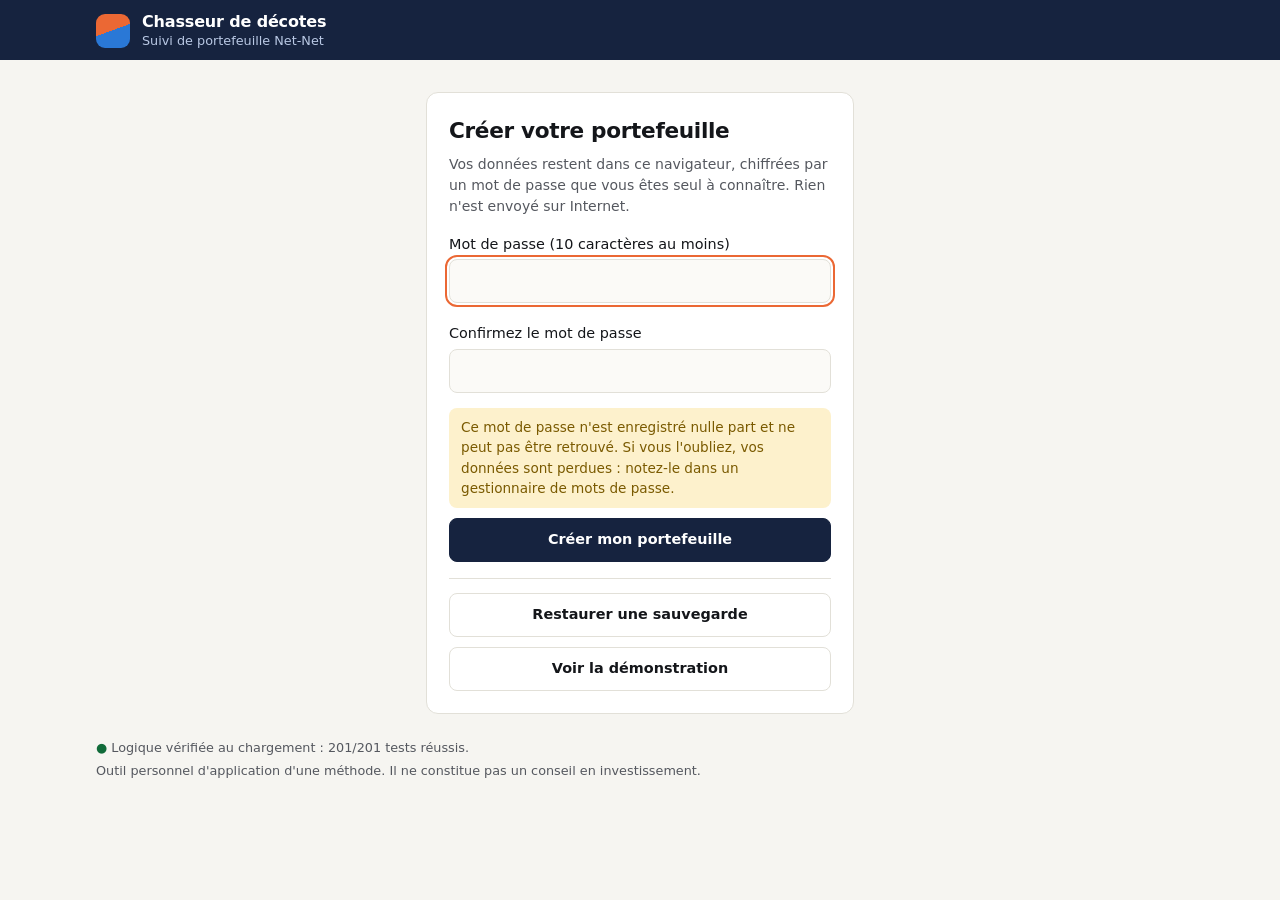
<file: index.html>
<!doctype html>
<html lang="fr">
<head>
<meta charset="utf-8">
<meta name="viewport" content="width=device-width, initial-scale=1">
<!-- Sécurité : la page ne charge que ses propres fichiers. Les seules connexions autorisées sont
     celles du module des cours (js/reseau.js) : Yahoo Finance et, s'il est activé, le relais corsproxy.io. -->
<meta http-equiv="Content-Security-Policy" content="default-src 'none'; script-src 'self'; style-src 'self'; img-src 'self' data:; connect-src https://query1.finance.yahoo.com https://query2.finance.yahoo.com https://corsproxy.io; base-uri 'none'; form-action 'none'">
<meta name="referrer" content="no-referrer">
<meta name="color-scheme" content="light dark">
<title>Chasseur de décotes</title>
<link rel="stylesheet" href="css/style.css">
</head>
<body>
<header class="entete">
  <div class="entete-int">
    <div class="marque">
      <span class="logo" aria-hidden="true"></span>
      <div>
        <p class="marque-nom">Chasseur de décotes</p>
        <p class="marque-sous">Suivi de portefeuille Net-Net</p>
      </div>
      <button type="button" class="bouton-entete" id="verrouiller" hidden>Verrouiller</button>
    </div>
    <nav class="onglets" id="onglets" aria-label="Sections" hidden>
      <button type="button" class="onglet" data-vue="tableau" aria-current="page">Tableau</button>
      <button type="button" class="onglet" data-vue="analyse">Analyse</button>
      <button type="button" class="onglet" data-vue="gerants">Gérants</button>
      <button type="button" class="onglet" data-vue="journal">Journal</button>
      <button type="button" class="onglet" data-vue="donnees">Données</button>
    </nav>
  </div>
</header>

<!-- ============ Écran de verrouillage ============ -->
<section id="verrou" class="verrou">
  <div class="bloc verrou-carte">
    <h1 id="verrou-titre"></h1>
    <p class="note" id="verrou-texte"></p>
    <p class="message" id="verrou-message" role="alert" hidden></p>

    <form id="f-creer" class="pile" autocomplete="off" hidden>
      <div class="champ large"><label for="mdp-nouveau">Mot de passe (10 caractères au moins)</label>
        <input id="mdp-nouveau" type="password" autocomplete="new-password" required></div>
      <div class="champ large"><label for="mdp-confirmation">Confirmez le mot de passe</label>
        <input id="mdp-confirmation" type="password" autocomplete="new-password" required></div>
      <p class="avertissement">Ce mot de passe n'est enregistré nulle part et ne peut pas être retrouvé. Si vous l'oubliez, vos données sont perdues : notez-le dans un gestionnaire de mots de passe.</p>
      <button type="submit" class="bouton principal">Créer mon portefeuille</button>
    </form>

    <form id="f-ouvrir" class="pile" hidden>
      <div class="champ large"><label for="mdp">Mot de passe</label>
        <input id="mdp" type="password" autocomplete="current-password" required></div>
      <button type="submit" class="bouton principal">Déverrouiller</button>
    </form>

    <form id="f-restaurer" class="pile" hidden>
      <p class="note" id="restaurer-fichier"></p>
      <div class="champ large"><label for="mdp-sauvegarde">Mot de passe de cette sauvegarde</label>
        <input id="mdp-sauvegarde" type="password" autocomplete="current-password" required></div>
      <button type="submit" class="bouton principal">Restaurer cette sauvegarde</button>
      <button type="button" class="bouton" id="restaurer-annuler">Annuler</button>
    </form>

    <div class="pile" id="verrou-secondaire">
      <label class="bouton fichier">Restaurer une sauvegarde<input type="file" id="fichier-sauvegarde" accept=".json,.txt,application/json,text/plain"></label>
      <button type="button" class="bouton" id="demo">Voir la démonstration</button>
      <button type="button" class="bouton danger" id="effacer-verrou" hidden>Effacer les données de ce navigateur</button>
    </div>
  </div>
</section>

<main id="appli" hidden>
  <!-- ============ Tableau de bord ============ -->
  <section id="vue-tableau" class="vue">
    <p class="bandeau" id="bandeau" hidden></p>
    <div class="indicateurs" id="indicateurs"></div>
    <div class="grille-graphiques">
      <div class="bloc">
        <div class="bloc-titre"><h2>Répartition</h2><p class="note" id="repartition-note"></p></div>
        <div id="graphe-repartition"></div>
      </div>
      <div class="bloc">
        <div class="bloc-titre"><h2>Évolution de la valeur totale</h2><p class="note" id="evolution-note"></p></div>
        <div id="graphe-evolution"></div>
      </div>
    </div>
    <div class="bloc rapport" id="rapport-cours" hidden>
      <div class="bloc-titre">
        <h2>Actualisation des cours</h2>
        <button type="button" class="lien" id="rapport-fermer">Fermer</button>
      </div>
      <p id="rapport-resume" aria-live="polite"></p>
      <ul class="rapport-liste" id="rapport-liste"></ul>
    </div>
    <div class="bloc">
      <div class="bloc-titre">
        <div>
          <h2>Toutes les lignes</h2>
          <p class="note" id="resume-lignes"></p>
          <p class="note" id="etat-cours"></p>
        </div>
        <div class="actions">
          <button type="button" class="bouton principal" id="actualiser">Actualiser les cours</button>
          <button type="button" class="bouton" id="ajouter-ligne">Ajouter une ligne</button>
        </div>
      </div>
      <div class="puces-filtre" id="filtres-classe" role="group" aria-label="Filtrer par classe d'actif"></div>
      <div class="momentum-zone" id="momentum-zone"></div>
      <p class="note" id="aucune-ligne" hidden>Aucune ligne pour l'instant. Ajoutez votre première action, ou importez vos lignes depuis l'onglet Données.</p>
      <div class="tableau-cadre">
        <table class="lignes" id="lignes">
          <thead>
            <tr>
              <th scope="col">Société</th>
              <th scope="col" class="num">Cours</th>
              <th scope="col" class="num">PRU</th>
              <th scope="col" class="num">Plus-value latente</th>
              <th scope="col" class="num">Objectif</th>
              <th scope="col" class="num">Potentiel</th>
              <th scope="col" class="num">Poids</th>
              <th scope="col" class="num" id="th-momentum" hidden>Momentum 12-1</th>
              <th scope="col">Statut</th>
              <th scope="col"><span class="invisible">Actions</span></th>
            </tr>
          </thead>
          <tbody></tbody>
        </table>
      </div>
    </div>

    <div class="bloc">
      <div class="bloc-titre">
        <div>
          <h2>Simulateur d'intérêts composés</h2>
          <p class="note">Projection théorique à rendement constant : ce n'est pas une prévision.</p>
        </div>
      </div>
      <form id="f-simulation" class="simulation" autocomplete="off" novalidate>
        <div class="champ large"><label for="sim-capital">Capital de départ (€)</label><input id="sim-capital" type="text" inputmode="decimal"></div>
        <div class="champ large"><label for="sim-versement">Versement mensuel (€)</label><input id="sim-versement" type="text" inputmode="decimal" value="0"></div>
        <div class="champ large"><label for="sim-taux">Rendement annuel : <output id="sim-taux-valeur" for="sim-taux"></output></label><input id="sim-taux" type="range" min="0" max="20" step="0.5" value="10"></div>
        <div class="champ large"><label for="sim-duree">Durée</label>
          <select id="sim-duree"><option value="10">10 ans</option><option value="15">15 ans</option><option value="20" selected>20 ans</option><option value="25">25 ans</option><option value="30">30 ans</option></select></div>
      </form>
      <p class="resume-simulation" id="sim-resume" aria-live="polite"></p>
      <div id="graphe-simulation"></div>
    </div>

    <details class="bloc repli" id="bloc-assurance">
      <summary><h2>Assurance anti-krach (puts)</h2></summary>
      <p class="avertissement">Produit complexe : une option peut perdre 100 % de sa prime, et c'est le cas la plupart des années. Les options ne sont pas éligibles au PEA et demandent un compte-titres ouvert aux options sur indices. Outil pédagogique, pas un conseil.</p>
      <form id="f-assurance" class="simulation assurance" autocomplete="off" novalidate>
        <div class="champ large"><label for="as-valeur">Valeur à protéger (€)</label><input id="as-valeur" type="text" inputmode="decimal"></div>
        <div class="champ large"><label for="as-budget">Budget par an : <output id="as-budget-valeur"></output></label><input id="as-budget" type="range" min="1" max="3" step="0.25" value="2"></div>
        <div class="champ large"><label for="as-distance">Strike sous le cours : <output id="as-distance-valeur"></output></label><input id="as-distance" type="range" min="30" max="35" step="1" value="35"></div>
        <div class="champ large"><label for="as-vol">Volatilité implicite (%)</label><input id="as-vol" type="text" inputmode="decimal" value="30"></div>
        <div class="champ large"><label for="as-prime">Prime observée (% du nominal, facultatif)</label><input id="as-prime" type="text" inputmode="decimal" placeholder="ex. 1,2"></div>
        <div class="champ large"><label for="as-taux">Taux sans risque (%)</label><input id="as-taux" type="text" inputmode="decimal" value="3"></div>
        <div class="champ large"><label for="as-rendement">Rendement du marché (%/an)</label><input id="as-rendement" type="text" inputmode="decimal" value="8"></div>
        <div class="champ large"><label for="as-cash">Rendement du cash (%/an)</label><input id="as-cash" type="text" inputmode="decimal" value="2"></div>
        <div class="champ large"><label for="as-krach">Krach testé (baisse en %)</label><input id="as-krach" type="text" inputmode="decimal" value="40"></div>
      </form>
      <div id="as-resultats" class="pile"></div>
      <p class="note">La formule de Black-Scholes avec une volatilité unique sous-estime en général le prix des puts très en dehors de la monnaie : saisissez la prime réellement cotée par votre courtier quand vous l'avez.</p>
      <div class="encadre">
        <p><strong>Le cas Universa (mars 2020).</strong> Le fonds de couverture de Mark Spitznagel, conseillé par Nassim Taleb, a annoncé +3 612 % en mars 2020 et +4 144 % depuis le début de l'année, d'après sa lettre aux clients rapportée par le Wall Street Journal, Bloomberg et Yahoo Finance.</p>
        <p class="note">Ce rendement porte sur le petit capital consacré à la couverture, pas sur un portefeuille entier : l'effet sur le portefeuille dépend de la part qui lui est allouée, ici 1 à 3 % par an.</p>
      </div>
    </details>

    <details class="bloc repli">
      <summary><h2>Règles appliquées</h2></summary>
      <dl class="regles" id="regles"></dl>
    </details>
  </section>

  <!-- ============ Analyse société ============ -->
  <section id="vue-analyse" class="vue" hidden>
    <div class="bloc-titre">
      <h2>Analyse d'une société</h2>
      <p class="note" id="outil-note"></p>
    </div>
    <nav class="sous-onglets" id="sous-onglets" aria-label="Méthodes d'analyse">
      <button type="button" data-outil="vann" aria-current="page">VANN / VANE</button>
      <button type="button" data-outil="rapp">RAPP</button>
      <button type="button" data-outil="holding">Holding</button>
      <button type="button" data-outil="mine">Mine</button>
      <button type="button" data-outil="qualite">Qualité</button>
    </nav>
    <div class="bloc fiches">
      <div class="champ large"><label for="publiee-liste">Analyses publiées</label><select id="publiee-liste"></select></div>
      <div class="champ large"><label for="fiche-liste">Mes fiches enregistrées</label><select id="fiche-liste"></select></div>
      <div class="actions">
        <button type="button" class="bouton principal" id="fiche-enregistrer">Enregistrer la fiche</button>
        <button type="button" class="bouton" id="fiche-exemple">Charger l'exemple</button>
        <button type="button" class="bouton" id="fiche-vider">Vider</button>
        <button type="button" class="bouton danger" id="fiche-supprimer">Supprimer la fiche</button>
      </div>
      <p class="note" id="fiche-etat" aria-live="polite"></p>
    </div>

    <div class="outil" id="outil-vann">
    <div class="analyse">
      <form id="formulaire" class="bloc saisie" autocomplete="off" novalidate></form>
      <div class="resultats">
        <div class="bloc verdict" id="verdict" aria-live="polite"></div>
        <div class="bloc"><h3>Les valeurs</h3><dl class="valeurs" id="valeurs"></dl></div>
        <div class="bloc"><h3>Filtres</h3><ul class="filtres" id="filtres"></ul></div>
        <p class="note">Reste à vérifier à la main : flux de trésorerie, quatre ratios de la direction sur huit ans, raison de la décote.</p>
        <div class="actions">
          <button type="button" class="bouton principal" id="vers-portefeuille">Ajouter au portefeuille</button>
        </div>
      </div>
    </div>
    </div>

    <div class="outil" id="outil-rapp" hidden>
      <form id="f-rapp" class="bloc" autocomplete="off" novalidate></form>
      <div class="bloc verdict" id="rapp-synthese" aria-live="polite"></div>
      <div class="grille-ratios" id="rapp-ratios"></div>
      <p class="avertissement">La formule de valorisation RAPP est tenue secrète par Les Daubasses. Ces quatre ratios publics servent à juger la direction et à filtrer, pas à fixer un prix : pour le prix, utilisez la VANN, la VANE ou la VANT. Les seuils « à surveiller » et « alerte » sont des choix de l'outil.</p>
    </div>

    <div class="outil" id="outil-holding" hidden>
      <div class="analyse">
        <form id="f-holding" class="bloc saisie" autocomplete="off" novalidate></form>
        <div class="resultats">
          <div class="bloc verdict" id="holding-verdict" aria-live="polite"></div>
          <div class="bloc"><h3>Actif net réévalué</h3><dl class="valeurs" id="holding-valeurs"></dl></div>
          <div class="bloc"><h3>Poids des participations</h3><div id="holding-parts"></div></div>
        </div>
      </div>
    </div>

    <div class="outil" id="outil-qualite" hidden>
      <div class="analyse">
        <form id="f-qualite" class="bloc saisie" autocomplete="off" novalidate></form>
        <div class="resultats">
          <div class="bloc verdict" id="qualite-verdict" aria-live="polite"></div>
          <div class="bloc"><h3>Le radar de l'« action idéale »</h3><div id="qualite-radar"></div></div>
          <div class="bloc"><h3>Critère par critère</h3><ul class="criteres" id="qualite-criteres"></ul></div>
          <p class="avertissement">Limite du modèle : seules les marques achetées figurent au bilan. Une marque créée en interne (l'iPhone pour Apple) n'y apparaît pas, donc les ratios de bilan ne montrent pas tout l'avantage concurrentiel. Chez Apple, les rachats d'actions réduisent aussi les capitaux propres, ce qui gonfle le ratio dettes ÷ capitaux propres.</p>
        </div>
      </div>
    </div>

    <div class="outil" id="outil-mine" hidden>
      <div class="analyse">
        <form id="f-mine" class="bloc saisie" autocomplete="off" novalidate></form>
        <div class="resultats">
          <div class="bloc verdict" id="mine-verdict" aria-live="polite"></div>
          <div class="bloc"><h3>Du gisement à la valeur par action</h3><dl class="valeurs" id="mine-valeurs"></dl></div>
          <p class="note" id="mine-precautions"></p>
        </div>
      </div>
    </div>
  </section>

  <!-- ============ Gérants (Smart Money) ============ -->
  <section id="vue-gerants" class="vue" hidden>
    <div class="bloc-titre">
      <div>
        <h2>Ce qu'achètent les gérants de référence</h2>
        <p class="note">Une lecture parallèle des tendances de fond, avant votre propre analyse : jamais une raison d'acheter à elle seule.</p>
      </div>
    </div>
    <p class="bandeau" id="bandeau-gerants" hidden></p>
    <div class="puces-filtre" id="periode-gerants" role="group" aria-label="Période"></div>
    <div class="indicateurs" id="gerants-indicateurs"></div>
    <div class="bloc">
      <p class="note" id="gerants-vide">Aucun mouvement pour l'instant. Saisissez les entrées et sorties publiées dans les lettres mensuelles et reportings des fonds que vous suivez, importez un fichier CSV, ou chargez l'exemple d'Indépendance AM.</p>
      <div class="actions">
        <button type="button" class="bouton principal" id="ajouter-mouvement">Ajouter un mouvement</button>
        <label class="bouton fichier">Importer un CSV<input type="file" id="fichier-gerants" accept=".csv,.txt,text/csv,text/plain"></label>
        <button type="button" class="bouton" id="exemple-gerants">Charger l'exemple Indépendance AM</button>
      </div>
      <div class="pile" id="gerants-import" hidden>
        <p id="gerants-import-texte"></p>
        <div class="actions"><button type="button" class="bouton principal" id="gerants-importer">Importer</button><button type="button" class="bouton" id="gerants-annuler-import">Annuler</button></div>
      </div>
      <p class="note">Pourquoi une saisie manuelle : les sources (lettres des fonds, reportings mensuels, déclarations 13F américaines) ne sont pas interrogeables depuis un navigateur sans serveur. CSV attendu : Date ; Fonds ; Gérant ; Société ; Code ; Mouvement (entrée, renforcement, allègement, sortie) ; Thème ; Source ; Note.</p>
      <p class="note">Exemple : selon Épargnant 3.0 (septembre 2025), Indépendance France Small &amp; Mid, géré par William Higgons, comptait 428 M€ d'encours et une cinquantaine de lignes ; la vidéo évoque un peu plus de 400 M€ et une quarantaine de titres.</p>
    </div>
    <div class="bloc" id="bloc-societes-gerants">
      <div class="bloc-titre"><h2>Sociétés suivies par les gérants</h2><p class="note">Solde = fonds acheteurs − fonds vendeurs sur la période</p></div>
      <div class="tableau-cadre">
        <table class="lignes" id="societes-gerants">
          <thead><tr><th scope="col">Société</th><th scope="col">Fonds acheteurs</th><th scope="col">Fonds vendeurs</th><th scope="col" class="num">Solde</th><th scope="col" class="num">Dernier mouvement</th><th scope="col"><span class="invisible">Consensus</span></th><th scope="col"><span class="invisible">Actions</span></th></tr></thead>
          <tbody></tbody>
        </table>
      </div>
    </div>
    <div class="bloc" id="bloc-themes-gerants">
      <div class="bloc-titre"><h2>Thèmes achetés</h2><p class="note">Les rotations de fond (énergie, cuivre…) vues à travers les achats des gérants</p></div>
      <div id="themes-gerants"></div>
    </div>
    <div class="bloc">
      <div class="bloc-titre"><h2>Mouvements</h2><p class="note" id="nb-mouvements"></p></div>
      <div class="tableau-cadre">
        <table class="lignes" id="mouvements-gerants">
          <thead><tr><th scope="col">Société</th><th scope="col">Mouvement</th><th scope="col">Fonds</th><th scope="col">Source</th><th scope="col"><span class="invisible">Actions</span></th></tr></thead>
          <tbody></tbody>
        </table>
      </div>
    </div>
  </section>

  <!-- ============ Journal ============ -->
  <section id="vue-journal" class="vue" hidden>
    <p class="bandeau" id="bandeau-journal" hidden></p>
    <div class="indicateurs" id="journal-totaux"></div>
    <div class="bloc">
      <div class="bloc-titre">
        <div>
          <h2>Journal des opérations</h2>
          <p class="note" id="journal-resume"></p>
        </div>
        <button type="button" class="bouton principal" id="nouvelle-operation">Nouvelle opération</button>
      </div>
      <p class="note" id="journal-vide" hidden>Aucune opération pour l'instant. Saisissez votre premier achat : le portefeuille et le cash peuvent être mis à jour en même temps.</p>
      <div class="tableau-cadre">
        <table class="lignes operations" id="operations">
          <thead>
            <tr>
              <th scope="col">Date</th>
              <th scope="col">Type</th>
              <th scope="col">Société</th>
              <th scope="col" class="num">Quantité</th>
              <th scope="col" class="num">Prix unitaire</th>
              <th scope="col" class="num">Frais</th>
              <th scope="col" class="num">Total</th>
              <th scope="col" class="num">Plus-value</th>
              <th scope="col"><span class="invisible">Actions</span></th>
            </tr>
          </thead>
          <tbody></tbody>
        </table>
      </div>
    </div>
    <div class="bloc">
      <div class="bloc-titre">
        <div>
          <h2>Carnet de bord</h2>
          <p class="note">Vos thèses écrites avant chaque achat, vos raisons de vendre et vos notes de suivi : de quoi garder un processus « mécanique et méchant ».</p>
        </div>
        <button type="button" class="bouton" id="ajouter-suivi">Ajouter une note de suivi</button>
      </div>
      <p class="note" id="carnet-vide">Le carnet se remplit à chaque achat (thèse obligatoire) et à chaque vente (raison obligatoire).</p>
      <div id="carnet-liste" class="carnet"></div>
    </div>
  </section>

  <!-- ============ Données ============ -->
  <section id="vue-donnees" class="vue" hidden>
    <p class="bandeau" id="bandeau-donnees" hidden></p>
    <div class="grille-donnees">
      <div class="bloc">
        <h2>Paramètres</h2>
        <form id="f-parametres" class="pile" autocomplete="off" novalidate>
          <div class="champ"><label for="p-capital">Capital de départ (€)</label><input id="p-capital" type="text" inputmode="decimal"></div>
          <div class="champ"><label for="p-cash">Cash disponible (€)</label><input id="p-cash" type="text" inputmode="decimal"></div>
          <p class="note" id="parametres-etat" aria-live="polite"></p>
        </form>
      </div>

      <div class="bloc">
        <h2>Cours de bourse</h2>
        <p class="note">Source : Yahoo Finance (cours de clôture ou légèrement différé). Seuls les codes bourse sont envoyés, jamais vos quantités ni vos montants.</p>
        <form id="f-relais" class="pile" novalidate>
          <div class="champ large"><label for="p-relais">Mode de connexion</label>
            <select id="p-relais">
              <option value="">Directe (recommandée)</option>
              <option value="corsproxy">Par le relais corsproxy.io</option>
            </select></div>
          <p class="avertissement" id="relais-avertissement" hidden>Le relais corsproxy.io reçoit et peut enregistrer la liste de vos codes bourse. Selon sa documentation, son usage gratuit est réservé au développement : un site en ligne peut demander un compte payant. À n'activer que si la connexion directe échoue.</p>
        </form>
      </div>

      <div class="bloc">
        <h2>Sauvegarde chiffrée</h2>
        <p class="note" id="sauvegarde-etat"></p>
        <div class="pile">
          <button type="button" class="bouton principal" id="exporter">Exporter la sauvegarde</button>
          <label class="bouton fichier">Restaurer une sauvegarde<input type="file" id="fichier-sauvegarde-2" accept=".json,.txt,application/json,text/plain"></label>
        </div>
        <p class="note">Le fichier exporté est chiffré avec votre mot de passe. Conservez-en une copie hors de ce navigateur : vider les données de navigation efface le portefeuille.</p>
      </div>

      <div class="bloc">
        <h2>Importer des lignes (CSV)</h2>
        <p class="note">Dans Excel, ouvrez l'onglet Portefeuille puis « Fichier &gt; Enregistrer sous » au format « CSV UTF-8 ». Colonnes reconnues : Société, Code, Quantité, Prix de revient, Objectif, et celles de votre fichier de suivi.</p>
        <div class="pile">
          <label class="bouton fichier">Choisir un fichier CSV<input type="file" id="fichier-csv" accept=".csv,.txt,text/csv,text/plain"></label>
        </div>
        <div id="csv-resultat" class="pile" aria-live="polite" hidden>
          <p id="csv-resume"></p>
          <ul class="liste-fine" id="csv-ignorees"></ul>
          <div class="actions">
            <button type="button" class="bouton principal" id="csv-valider"></button>
            <button type="button" class="bouton" id="csv-annuler">Annuler</button>
          </div>
        </div>
      </div>

      <div class="bloc">
        <h2>Effacer</h2>
        <p class="note">Supprime le portefeuille enregistré dans ce navigateur. Exportez d'abord une sauvegarde si vous voulez le retrouver.</p>
        <div class="pile"><button type="button" class="bouton danger" id="effacer">Effacer toutes les données</button></div>
      </div>
    </div>
  </section>
</main>

<!-- ============ Fiche d'une ligne ============ -->
<dialog id="dlg-ligne" class="dialogue">
  <form id="f-ligne" autocomplete="off" novalidate>
    <h2 id="ligne-titre"></h2>
    <div class="champ large"><label for="l-nom">Société</label><input id="l-nom" type="text" maxlength="120"></div>
    <div class="deux">
      <div class="champ large"><label for="l-classe">Classe d'actif</label><select id="l-classe"></select></div>
      <div class="champ large"><label for="l-code">Code bourse</label><input id="l-code" type="text" maxlength="24" autocapitalize="characters" spellcheck="false"></div>
      <div class="champ large"><label for="l-place">Place de cotation</label><select id="l-place"></select></div>
      <div class="champ large"><label for="l-enveloppe">Enveloppe</label><select id="l-enveloppe"><option>PEA</option><option>CTO</option></select></div>
      <div class="champ large"><label for="l-dateCours">Date du cours</label><input id="l-dateCours" type="date"></div>
      <div class="champ large"><label for="l-quantite">Nombre d'actions</label><input id="l-quantite" type="text" inputmode="decimal"></div>
      <div class="champ large"><label for="l-prixRevient">Prix de revient (€)</label><input id="l-prixRevient" type="text" inputmode="decimal"></div>
      <div class="champ large"><label for="l-cours">Cours actuel (€)</label><input id="l-cours" type="text" inputmode="decimal"></div>
      <div class="champ large"><label for="l-objectif">Objectif de vente (€)</label><input id="l-objectif" type="text" inputmode="decimal"></div>
      <div class="champ large"><label for="l-solvabilite">Solvabilité maison (%)</label><input id="l-solvabilite" type="text" inputmode="decimal"></div>
      <div class="champ large"><label for="l-bilanSolide">Bilan toujours solide ?</label><select id="l-bilanSolide"><option value="">Non renseigné</option><option value="oui">Oui</option><option value="non">Non</option></select></div>
    </div>
    <p class="note" id="ligne-rappel-journal" hidden>Pour un nouvel achat, passez plutôt par l'onglet Journal : la thèse y est obligatoire et le cash est mis à jour. Cette fiche sert à reprendre une position existante.</p>
    <p class="note aide-code">Code bourse : le code court (ALPH) avec sa place de cotation, ou le code Yahoo complet (ALPH.PA). Or : code GC=F, place « Autre », quantité en onces. Pour un ETF ou de l'or, l'objectif et la solvabilité sont facultatifs.</p>
    <div class="champ large"><label for="l-dateResultats">Prochaine publication de résultats</label><input id="l-dateResultats" type="date"></div>
    <div class="champ large"><label for="l-notes">Thèse et notes</label><textarea id="l-notes" rows="3" maxlength="2000"></textarea></div>
    <p class="message" id="ligne-message" role="alert" hidden></p>
    <div class="actions">
      <button type="submit" class="bouton principal">Enregistrer</button>
      <button type="button" class="bouton" id="ligne-annuler">Annuler</button>
      <button type="button" class="bouton danger" id="ligne-supprimer">Supprimer</button>
    </div>
  </form>
</dialog>

<!-- ============ Saisie d'une opération ============ -->
<dialog id="dlg-operation" class="dialogue">
  <form id="f-operation" autocomplete="off" novalidate>
    <h2>Nouvelle opération</h2>
    <div id="op-saisie">
      <fieldset class="types">
        <legend class="invisible">Type d'opération</legend>
        <label><input type="radio" name="op-type" value="achat" checked><span>Achat</span></label>
        <label><input type="radio" name="op-type" value="vente"><span>Vente</span></label>
        <label><input type="radio" name="op-type" value="dividende"><span>Dividende</span></label>
      </fieldset>
      <div class="champ large"><label for="op-nom">Société</label><input id="op-nom" type="text" maxlength="120" list="op-societes"></div>
      <datalist id="op-societes"></datalist>
      <div class="deux">
        <div class="champ large"><label for="op-date">Date</label><input id="op-date" type="date"></div>
        <div class="champ large"><label for="op-code">Code bourse</label><input id="op-code" type="text" maxlength="24" autocapitalize="characters" spellcheck="false"></div>
        <div class="champ large"><label for="op-quantite">Nombre de titres</label><input id="op-quantite" type="text" inputmode="decimal"></div>
        <div class="champ large"><label for="op-prix" id="op-prix-libelle">Prix unitaire (€)</label><input id="op-prix" type="text" inputmode="decimal"></div>
        <div class="champ large"><label for="op-frais" id="op-frais-libelle">Frais (€)</label><input id="op-frais" type="text" inputmode="decimal"></div>
      </div>
      <div class="deux" id="op-nouvelle-ligne">
        <div class="champ large"><label for="op-classe">Classe d'actif</label><select id="op-classe"></select></div>
        <div class="champ large"><label for="op-place">Place de cotation</label><select id="op-place"></select></div>
        <div class="champ large"><label for="op-enveloppe">Enveloppe</label><select id="op-enveloppe"><option>PEA</option><option>CTO</option></select></div>
      </div>
      <div class="champ large"><label for="op-note">Note</label><input id="op-note" type="text" maxlength="500"></div>

      <fieldset class="these" id="op-bloc-these">
        <legend>Ma thèse d'investissement (obligatoire)</legend>
        <p class="note" id="op-these-reprise" hidden></p>
        <p class="note" id="op-these-analyse" hidden></p>
        <div id="op-these-champs"></div>
        <aside class="encadre echo">
          <p><strong>Biais de la chambre d'écho.</strong> Une étude publiée en 2023 dans la <em>Review of Financial Studies</em> (Cookson, Engelberg et Mullins), portant sur environ 400 000 utilisateurs de StockTwits, montre que les investisseurs s'exposent surtout aux avis qui confirment le leur. Ces convictions « en chambre d'écho » vont de pair avec des rendements plus faibles et davantage d'échanges.</p>
          <p class="note">Avant d'acheter, écrivez les meilleurs arguments contraires que vous avez cherchés.</p>
        </aside>
      </fieldset>

      <fieldset class="these" id="op-vente-raison" hidden>
        <legend>Pourquoi je vends (obligatoire)</legend>
        <div class="champ large"><label for="op-raison">Raison</label><select id="op-raison"></select></div>
        <div class="champ large"><label for="op-pourquoi">Commentaire</label><textarea id="op-pourquoi" rows="2" maxlength="4000"></textarea></div>
      </fieldset>
    </div>

    <div id="op-confirmation" hidden>
      <p class="recap" id="op-recap"></p>
      <ul class="liste-fine avertissements" id="op-avertissements"></ul>
      <label class="case" id="op-case-ligne"><input type="checkbox" id="op-maj-ligne" checked><span id="op-texte-ligne"></span></label>
      <label class="case" id="op-case-cash"><input type="checkbox" id="op-maj-cash" checked><span id="op-texte-cash"></span></label>
      <p class="note" id="op-texte-carnet"></p>
    </div>

    <p class="message" id="op-message" role="alert" hidden></p>
    <div class="actions">
      <button type="submit" class="bouton principal" id="op-valider">Continuer</button>
      <button type="button" class="bouton" id="op-retour" hidden>Modifier la saisie</button>
      <button type="button" class="bouton" id="op-annuler">Annuler</button>
    </div>
  </form>
</dialog>

<!-- ============ Activation du momentum ============ -->
<dialog id="dlg-momentum" class="dialogue">
  <form id="f-momentum" novalidate>
    <h2>Activer le filtre Momentum ?</h2>
    <p>Le momentum mesure la tendance du cours : ici, la variation entre il y a 12 mois et le mois dernier (« 12-1 »). Les intervenants de la chaîne ne sont pas d'accord sur son usage.</p>
    <div class="debat">
      <div class="encadre"><p><strong>Pour (César, et plusieurs études empiriques)</strong></p><p>Ajouter un filtre de momentum à une approche value a historiquement amélioré les résultats.</p></div>
      <div class="encadre"><p><strong>Contre (Franck)</strong></p><p>Acheter ce qui monte, c'est suivre les flux acheteurs : l'inverse d'une démarche contrariante qui achète ce que le marché délaisse.</p></div>
    </div>
    <p class="note">Ce que fait l'outil : il affiche le momentum 12-1 de chaque ligne (calculé à l'actualisation des cours) et propose un filtre « momentum positif ». Il ne modifie aucun statut ni aucune règle d'achat ou de vente.</p>
    <label class="case"><input type="checkbox" id="momentum-accord"><span>J'ai lu ces deux points de vue et j'active ce filtre en connaissance de cause.</span></label>
    <div class="actions">
      <button type="submit" class="bouton principal" id="momentum-activer" disabled>Activer</button>
      <button type="button" class="bouton" id="momentum-annuler">Annuler</button>
    </div>
  </form>
</dialog>

<!-- ============ Mouvement d'un gérant ============ -->
<dialog id="dlg-mouvement" class="dialogue">
  <form id="f-mouvement" autocomplete="off" novalidate>
    <h2>Mouvement d'un gérant</h2>
    <div class="deux">
      <div class="champ large"><label for="mv-fonds">Fonds</label><input id="mv-fonds" type="text" maxlength="120" list="mv-fonds-liste"></div>
      <div class="champ large"><label for="mv-gerant">Gérant</label><input id="mv-gerant" type="text" maxlength="120"></div>
      <div class="champ large"><label for="mv-societe">Société</label><input id="mv-societe" type="text" maxlength="120"></div>
      <div class="champ large"><label for="mv-code">Code bourse</label><input id="mv-code" type="text" maxlength="24" autocapitalize="characters" spellcheck="false"></div>
      <div class="champ large"><label for="mv-mouvement">Mouvement</label><select id="mv-mouvement"></select></div>
      <div class="champ large"><label for="mv-date">Date du reporting</label><input id="mv-date" type="date"></div>
    </div>
    <datalist id="mv-fonds-liste"></datalist><datalist id="mv-theme-liste"></datalist>
    <div class="champ large"><label for="mv-theme">Thème (énergie, cuivre…)</label><input id="mv-theme" type="text" maxlength="60" list="mv-theme-liste"></div>
    <div class="champ large"><label for="mv-source">Source</label><input id="mv-source" type="text" maxlength="300" placeholder="Lettre mensuelle, reporting, article…"></div>
    <div class="champ large"><label for="mv-note">Note</label><input id="mv-note" type="text" maxlength="500"></div>
    <p class="message" id="mv-message" role="alert" hidden></p>
    <div class="actions"><button type="submit" class="bouton principal">Enregistrer</button><button type="button" class="bouton" id="mv-annuler">Annuler</button></div>
  </form>
</dialog>

<!-- ============ Note de suivi ============ -->
<dialog id="dlg-suivi" class="dialogue">
  <form id="f-suivi" autocomplete="off" novalidate>
    <h2>Note de suivi</h2>
    <div class="champ large"><label for="sv-societe">Société</label><input id="sv-societe" type="text" maxlength="120" list="sv-societes"></div>
    <datalist id="sv-societes"></datalist>
    <div class="champ large"><label for="sv-texte">Ce qui a changé (résultats, bilan, thèse confirmée ou affaiblie…)</label><textarea id="sv-texte" rows="5" maxlength="4000"></textarea></div>
    <p class="message" id="sv-message" role="alert" hidden></p>
    <div class="actions"><button type="submit" class="bouton principal">Enregistrer la note</button><button type="button" class="bouton" id="sv-annuler">Annuler</button></div>
  </form>
</dialog>

<footer class="pied">
  <p id="etat-tests" class="tests"></p>
  <p>Outil personnel d'application d'une méthode. Il ne constitue pas un conseil en investissement.</p>
</footer>

<script src="js/calc.js"></script>
<script src="js/donnees.js"></script>
<script src="js/coffre.js"></script>
<script src="js/csv.js"></script>
<script src="js/reseau.js"></script>
<script src="js/journal.js"></script>
<script src="js/methodes.js"></script>
<script src="js/graphiques.js"></script>
<script src="js/gerants.js"></script>
<script src="js/analyses-publiees.js"></script>
<script src="js/tests.js"></script>
<script src="js/vue-patrimoine.js"></script>
<script src="js/vue-analyses.js"></script>
<script src="js/vue-assurance.js"></script>
<script src="js/vue-gerants.js"></script>
<script src="js/app.js"></script>
</body>
</html>
</file>
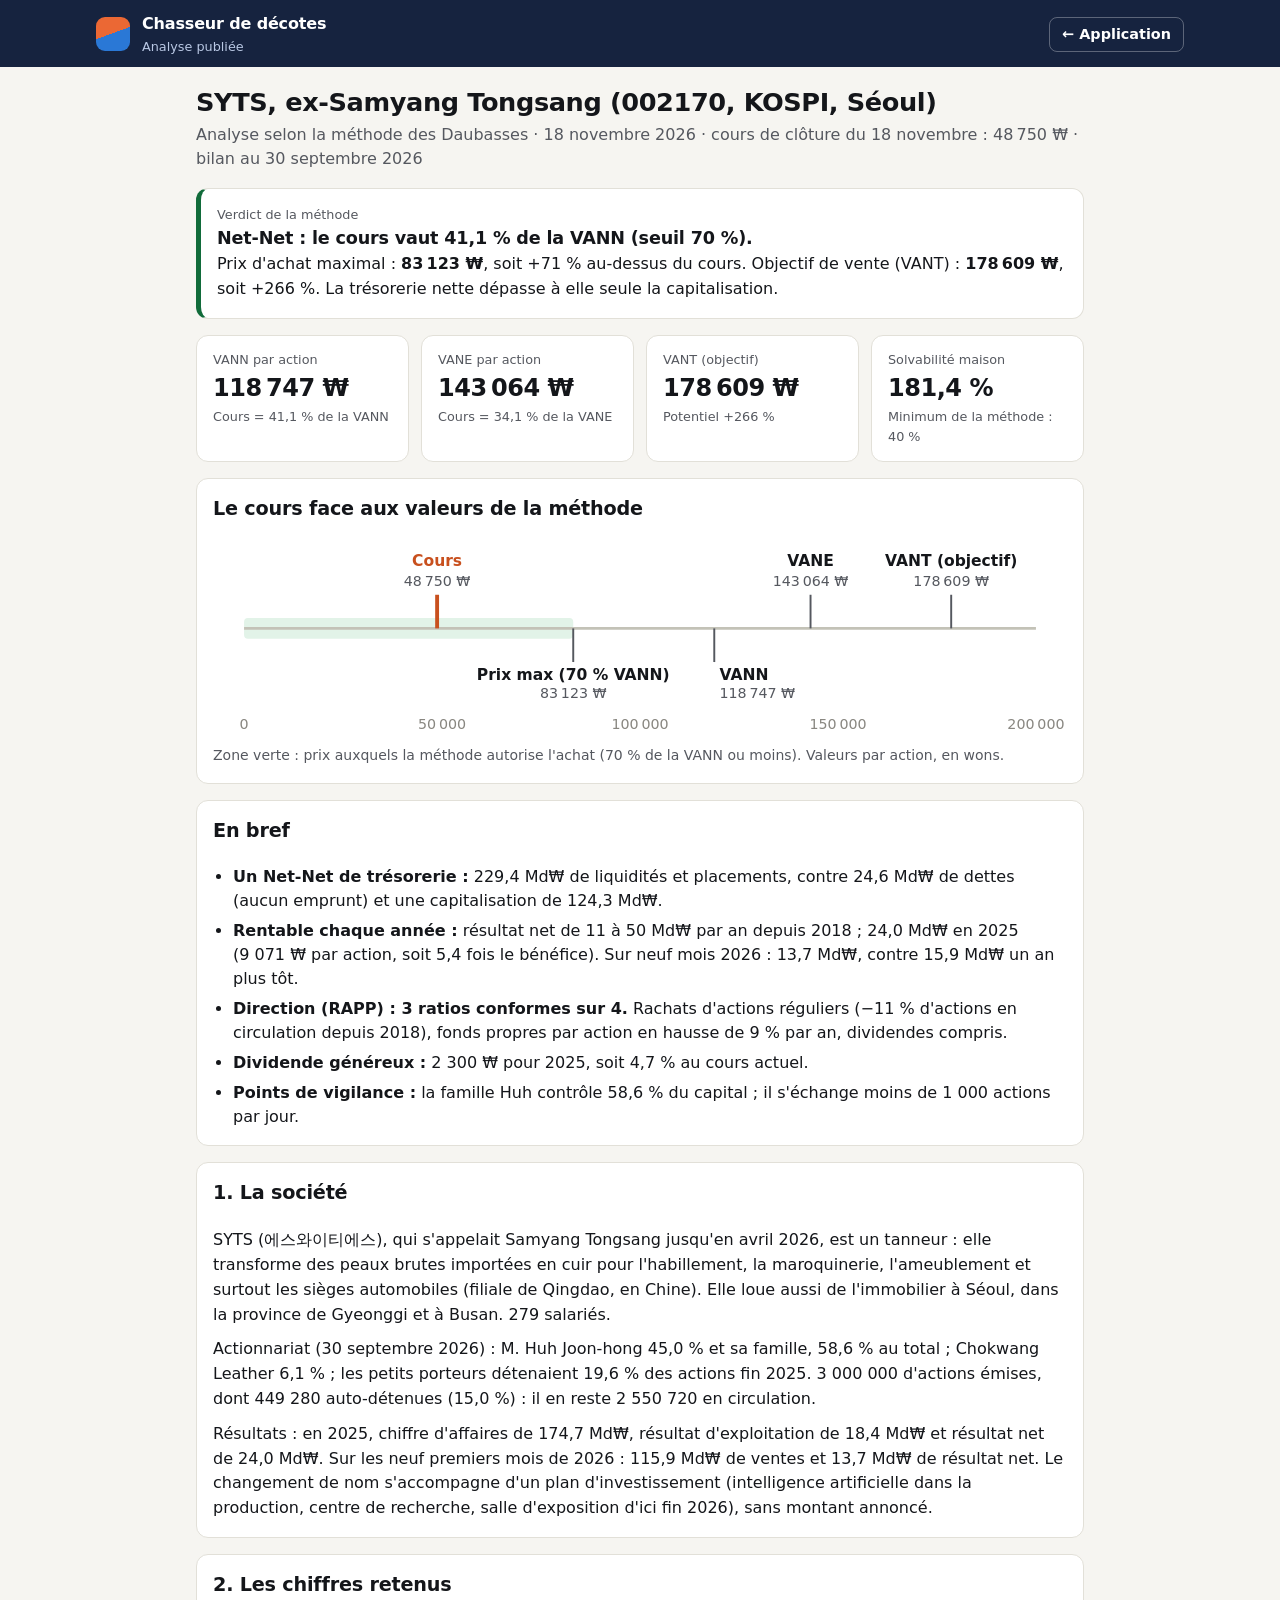
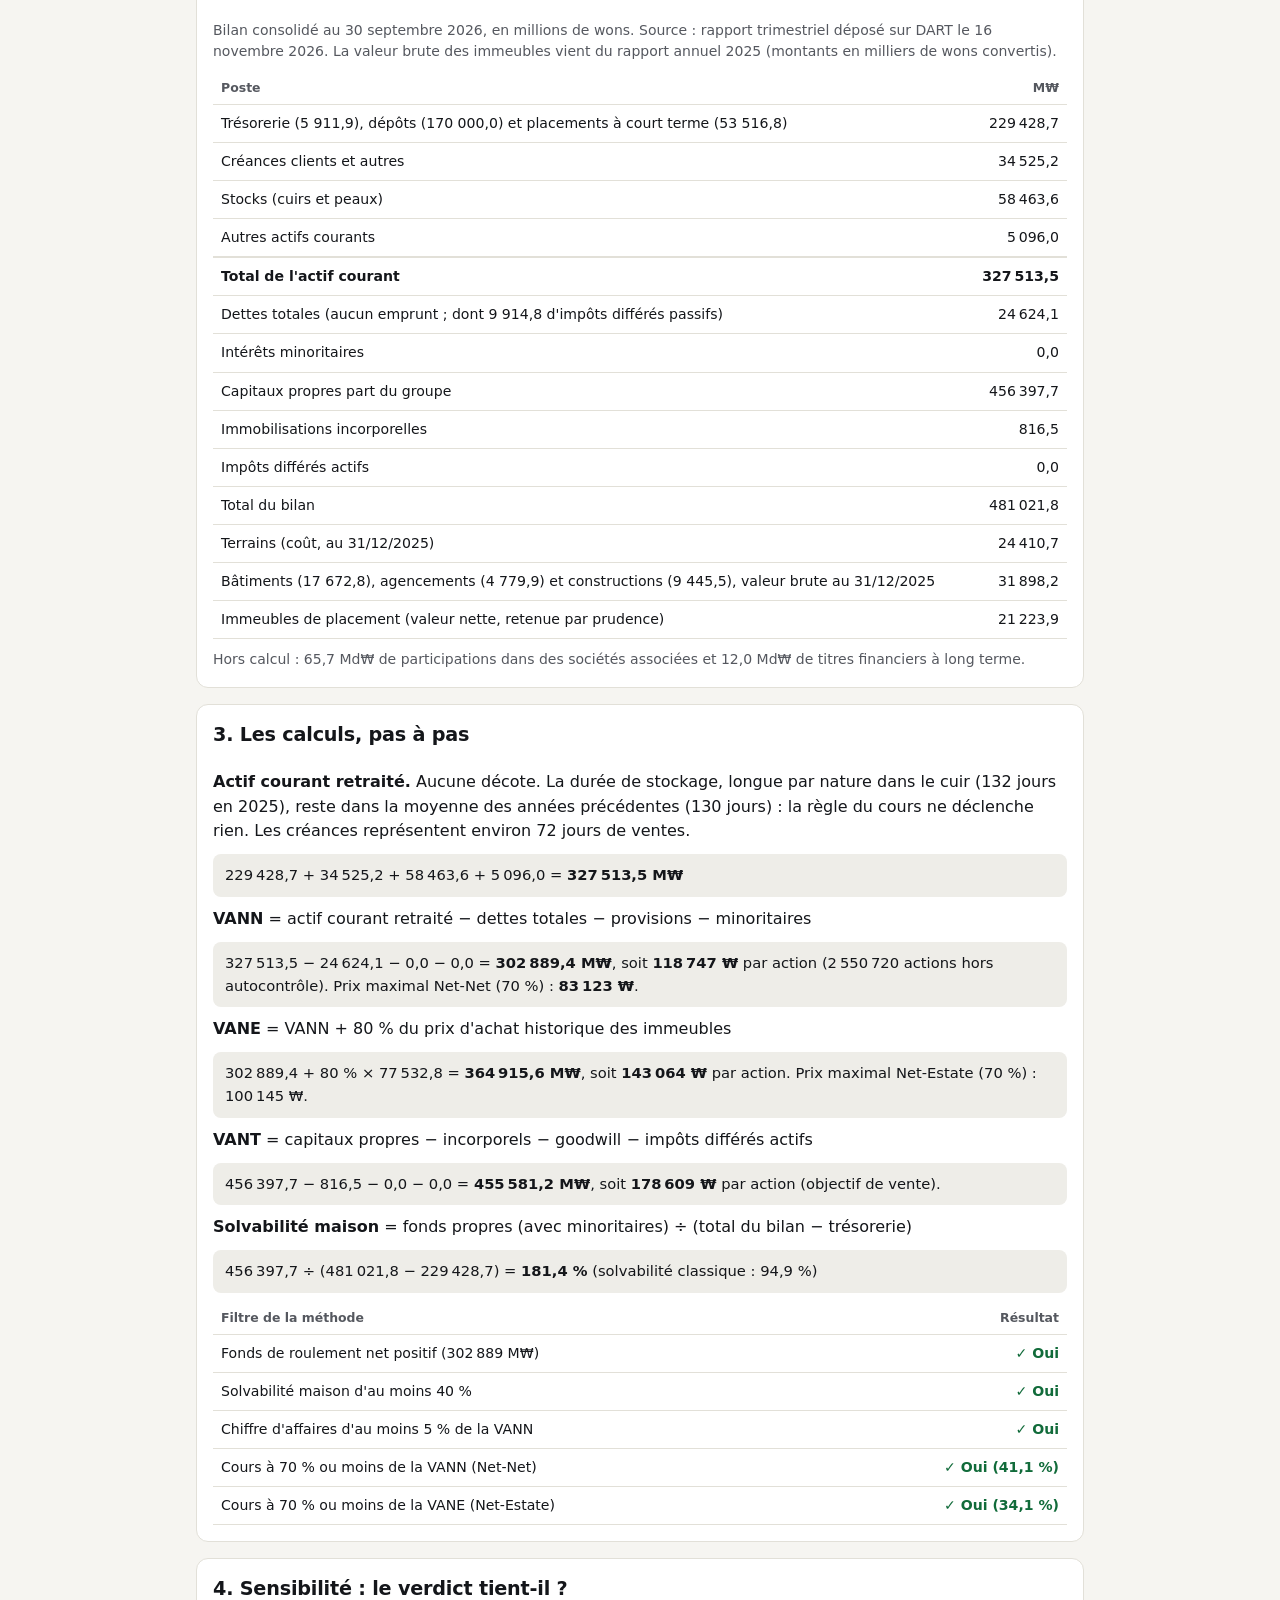
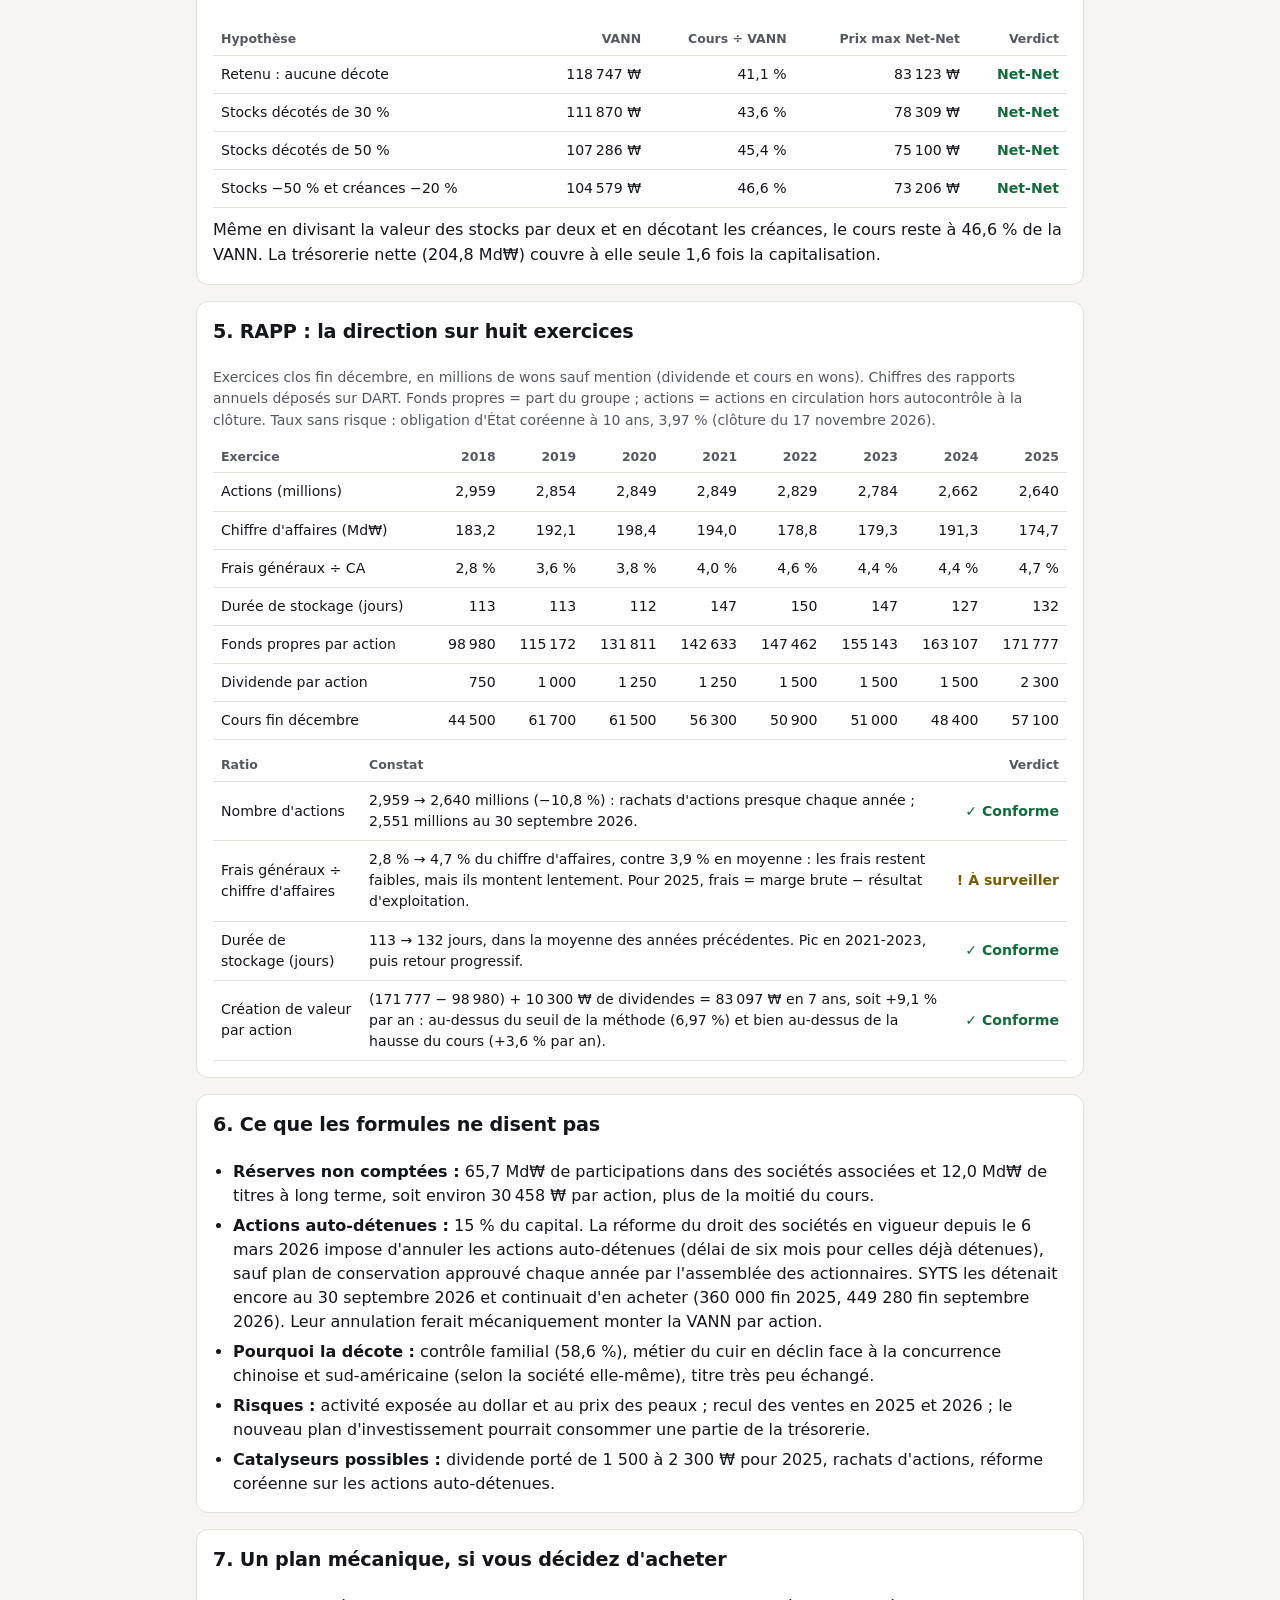
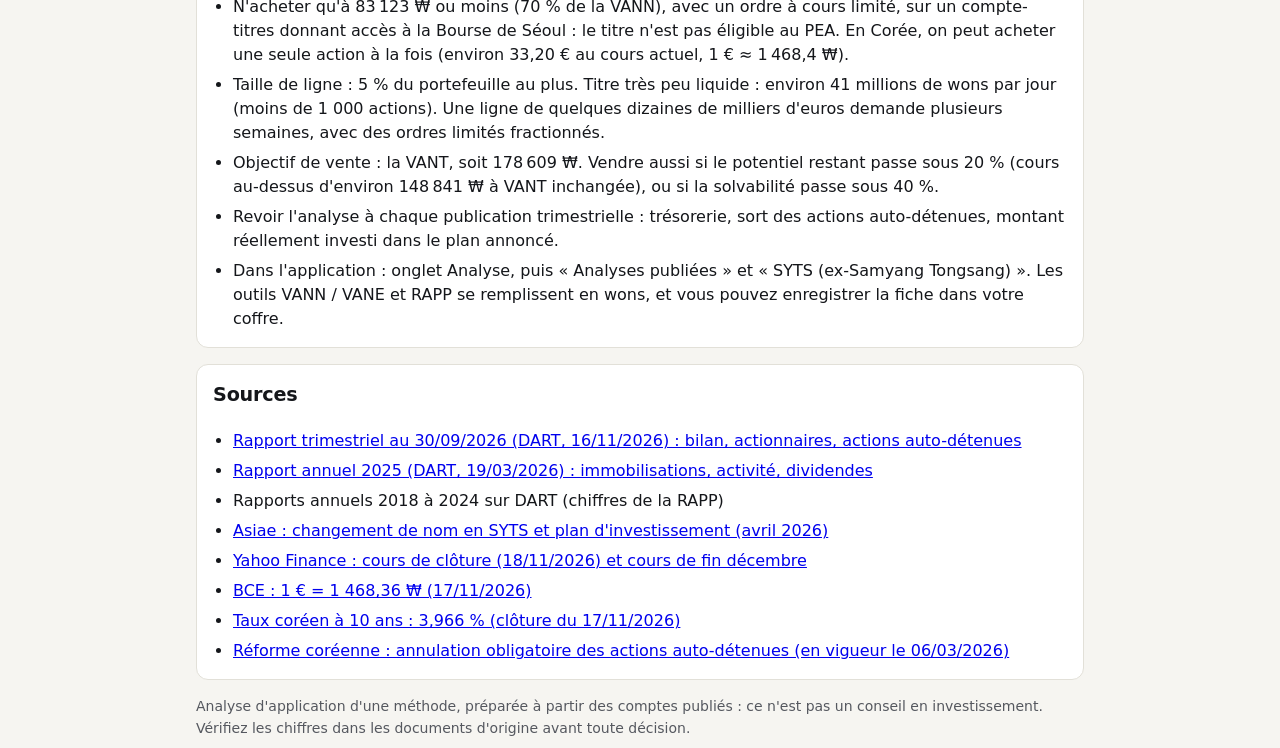
<file: analyses/002170-syts.html>
<!doctype html>
<html lang="fr">
<head>
<meta charset="utf-8">
<meta name="viewport" content="width=device-width, initial-scale=1">
<meta http-equiv="Content-Security-Policy" content="default-src 'none'; style-src 'self'; img-src 'self' data:; base-uri 'none'; form-action 'none'">
<meta name="referrer" content="no-referrer">
<meta name="color-scheme" content="light dark">
<title>SYTS (002170) : analyse Daubasses</title>
<link rel="stylesheet" href="../css/style.css">
<link rel="stylesheet" href="../css/rapport.css">
</head>
<body class="rapport-page">
<header class="entete">
  <div class="entete-int">
    <div class="marque">
      <span class="logo" aria-hidden="true"></span>
      <div><p class="marque-nom">Chasseur de décotes</p><p class="marque-sous">Analyse publiée</p></div>
      <a class="retour" href="../index.html">← Application</a>
    </div>
  </div>
</header>
<main>
  <div class="vue">
  <div>
    <h1>SYTS, ex-Samyang Tongsang (002170, KOSPI, Séoul)</h1>
    <p class="sous-titre">Analyse selon la méthode des Daubasses · 18 novembre 2026 · cours de clôture du 18 novembre : 48 750 ₩ · bilan au 30 septembre 2026</p>
  </div>

  <div class="bloc verdict v-achat">
    <p class="verdict-titre">Verdict de la méthode</p>
    <p class="verdict-texte">Net-Net : le cours vaut 41,1 % de la VANN (seuil 70 %).</p>
    <p>Prix d'achat maximal : <strong>83 123 ₩</strong>, soit +71 % au-dessus du cours. Objectif de vente (VANT) : <strong>178 609 ₩</strong>, soit +266 %. La trésorerie nette dépasse à elle seule la capitalisation.</p>
  </div>

  <div class="tuiles">
    <div class="indic"><p class="indic-titre">VANN par action</p><p class="indic-valeur">118 747 ₩</p><p class="indic-detail">Cours = 41,1 % de la VANN</p></div>
    <div class="indic"><p class="indic-titre">VANE par action</p><p class="indic-valeur">143 064 ₩</p><p class="indic-detail">Cours = 34,1 % de la VANE</p></div>
    <div class="indic"><p class="indic-titre">VANT (objectif)</p><p class="indic-valeur">178 609 ₩</p><p class="indic-detail">Potentiel +266 %</p></div>
    <div class="indic"><p class="indic-titre">Solvabilité maison</p><p class="indic-valeur">181,4 %</p><p class="indic-detail">Minimum de la méthode : 40 %</p></div>
  </div>

  <section class="bloc">
    <h2>Le cours face aux valeurs de la méthode</h2>
    <svg class="echelle echelle-large" viewBox="0 0 660 148" role="img" aria-label="Cours de 48 750 ₩ comparé à la VANN (118 747 ₩), au prix maximal d'achat (83 123 ₩), à la VANE (143 064 ₩) et à la VANT (178 609 ₩)"><rect class="zone-achat" x="24" y="58" width="254.4" height="16" rx="3"/><line class="axe" x1="24" x2="636" y1="66" y2="66"/><text class="graduation" x="24.0" y="144" text-anchor="middle">0</text><text class="graduation" x="177.0" y="144" text-anchor="middle">50 000</text><text class="graduation" x="330.0" y="144" text-anchor="middle">100 000</text><text class="graduation" x="483.0" y="144" text-anchor="middle">150 000</text><text class="graduation" x="636.0" y="144" text-anchor="middle">200 000</text><line class="repere cours" x1="173.2" x2="173.2" y1="40" y2="66"/><text class="etiquette cours" x="173.2" y="18" text-anchor="middle">Cours</text><text class="valeur" x="173.2" y="33" text-anchor="middle">48 750 ₩</text><line class="repere" x1="278.4" x2="278.4" y1="66" y2="92"/><text class="etiquette" x="278.4" y="106" text-anchor="middle">Prix max (70 % VANN)</text><text class="valeur" x="278.4" y="120" text-anchor="middle">83 123 ₩</text><line class="repere" x1="387.4" x2="387.4" y1="66" y2="92"/><text class="etiquette" x="391.4" y="106" text-anchor="start">VANN</text><text class="valeur" x="391.4" y="120" text-anchor="start">118 747 ₩</text><line class="repere" x1="461.8" x2="461.8" y1="40" y2="66"/><text class="etiquette" x="461.8" y="18" text-anchor="middle">VANE</text><text class="valeur" x="461.8" y="33" text-anchor="middle">143 064 ₩</text><line class="repere" x1="570.5" x2="570.5" y1="40" y2="66"/><text class="etiquette" x="570.5" y="18" text-anchor="middle">VANT (objectif)</text><text class="valeur" x="570.5" y="33" text-anchor="middle">178 609 ₩</text></svg><svg class="echelle echelle-etroite" viewBox="0 0 320 148" role="img" aria-label="Cours de 48 750 ₩ comparé à la VANN (118 747 ₩), au prix maximal d'achat (83 123 ₩), à la VANE (143 064 ₩) et à la VANT (178 609 ₩)"><rect class="zone-achat" x="24" y="58" width="113.0" height="16" rx="3"/><line class="axe" x1="24" x2="296" y1="66" y2="66"/><text class="graduation" x="24.0" y="144" text-anchor="middle">0</text><text class="graduation" x="92.0" y="144" text-anchor="middle">50 000</text><text class="graduation" x="160.0" y="144" text-anchor="middle">100 000</text><text class="graduation" x="228.0" y="144" text-anchor="middle">150 000</text><text class="graduation" x="296.0" y="144" text-anchor="middle">200 000</text><line class="repere cours" x1="90.3" x2="90.3" y1="40" y2="66"/><text class="etiquette cours" x="90.3" y="18" text-anchor="middle">Cours</text><text class="valeur" x="90.3" y="33" text-anchor="middle">48 750 ₩</text><line class="repere" x1="137.0" x2="137.0" y1="66" y2="92"/><text class="etiquette" x="137.0" y="106" text-anchor="middle">Prix max (70 %)</text><text class="valeur" x="137.0" y="120" text-anchor="middle">83 123 ₩</text><line class="repere" x1="185.5" x2="185.5" y1="40" y2="66"/><text class="etiquette" x="185.5" y="18" text-anchor="middle">VANN</text><text class="valeur" x="185.5" y="33" text-anchor="middle">118 747 ₩</text><line class="repere" x1="218.6" x2="218.6" y1="66" y2="92"/><text class="etiquette" x="222.6" y="106" text-anchor="start">VANE</text><text class="valeur" x="222.6" y="120" text-anchor="start">143 064 ₩</text><line class="repere" x1="266.9" x2="266.9" y1="40" y2="66"/><text class="etiquette" x="266.9" y="18" text-anchor="middle">VANT</text><text class="valeur" x="266.9" y="33" text-anchor="middle">178 609 ₩</text></svg>
    <p class="note">Zone verte : prix auxquels la méthode autorise l'achat (70 % de la VANN ou moins). Valeurs par action, en wons.</p>
  </section>

  <section class="bloc">
    <h2>En bref</h2>
    <ul>
      <li><strong>Un Net-Net de trésorerie :</strong> 229,4 Md₩ de liquidités et placements, contre 24,6 Md₩ de dettes (aucun emprunt) et une capitalisation de 124,3 Md₩.</li>
      <li><strong>Rentable chaque année :</strong> résultat net de 11 à 50 Md₩ par an depuis 2018 ; 24,0 Md₩ en 2025 (9 071 ₩ par action, soit 5,4 fois le bénéfice). Sur neuf mois 2026 : 13,7 Md₩, contre 15,9 Md₩ un an plus tôt.</li>
      <li><strong>Direction (RAPP) : 3 ratios conformes sur 4.</strong> Rachats d'actions réguliers (−11 % d'actions en circulation depuis 2018), fonds propres par action en hausse de 9 % par an, dividendes compris.</li>
      <li><strong>Dividende généreux :</strong> 2 300 ₩ pour 2025, soit 4,7 % au cours actuel.</li>
      <li><strong>Points de vigilance :</strong> la famille Huh contrôle 58,6 % du capital ; il s'échange moins de 1 000 actions par jour.</li>
    </ul>
  </section>

  <section class="bloc">
    <h2>1. La société</h2>
    <p>SYTS (에스와이티에스), qui s'appelait Samyang Tongsang jusqu'en avril 2026, est un tanneur : elle transforme des peaux brutes importées en cuir pour l'habillement, la maroquinerie, l'ameublement et surtout les sièges automobiles (filiale de Qingdao, en Chine). Elle loue aussi de l'immobilier à Séoul, dans la province de Gyeonggi et à Busan. 279 salariés.</p>
    <p>Actionnariat (30 septembre 2026) : M. Huh Joon-hong 45,0 % et sa famille, 58,6 % au total ; Chokwang Leather 6,1 % ; les petits porteurs détenaient 19,6 % des actions fin 2025. 3 000 000 d'actions émises, dont 449 280 auto-détenues (15,0 %) : il en reste 2 550 720 en circulation.</p>
    <p>Résultats : en 2025, chiffre d'affaires de 174,7 Md₩, résultat d'exploitation de 18,4 Md₩ et résultat net de 24,0 Md₩. Sur les neuf premiers mois de 2026 : 115,9 Md₩ de ventes et 13,7 Md₩ de résultat net. Le changement de nom s'accompagne d'un plan d'investissement (intelligence artificielle dans la production, centre de recherche, salle d'exposition d'ici fin 2026), sans montant annoncé.</p>
  </section>

  <section class="bloc">
    <h2>2. Les chiffres retenus</h2>
    <p class="note">Bilan consolidé au 30 septembre 2026, en millions de wons. Source : rapport trimestriel déposé sur DART le 16 novembre 2026. La valeur brute des immeubles vient du rapport annuel 2025 (montants en milliers de wons convertis).</p>
    <div class="tableau-cadre"><table class="table-simple">
      <thead><tr><th scope="col">Poste</th><th scope="col" class="num">M₩</th></tr></thead>
      <tbody><tr><td>Trésorerie (5 911,9), dépôts (170 000,0) et placements à court terme (53 516,8)</td><td class="num">229 428,7</td></tr><tr><td>Créances clients et autres</td><td class="num">34 525,2</td></tr><tr><td>Stocks (cuirs et peaux)</td><td class="num">58 463,6</td></tr><tr><td>Autres actifs courants</td><td class="num">5 096,0</td></tr><tr class="total"><td>Total de l'actif courant</td><td class="num">327 513,5</td></tr><tr><td>Dettes totales (aucun emprunt ; dont 9 914,8 d'impôts différés passifs)</td><td class="num">24 624,1</td></tr><tr><td>Intérêts minoritaires</td><td class="num">0,0</td></tr><tr><td>Capitaux propres part du groupe</td><td class="num">456 397,7</td></tr><tr><td>Immobilisations incorporelles</td><td class="num">816,5</td></tr><tr><td>Impôts différés actifs</td><td class="num">0,0</td></tr><tr><td>Total du bilan</td><td class="num">481 021,8</td></tr><tr><td>Terrains (coût, au 31/12/2025)</td><td class="num">24 410,7</td></tr><tr><td>Bâtiments (17 672,8), agencements (4 779,9) et constructions (9 445,5), valeur brute au 31/12/2025</td><td class="num">31 898,2</td></tr><tr><td>Immeubles de placement (valeur nette, retenue par prudence)</td><td class="num">21 223,9</td></tr></tbody>
    </table></div>
    <p class="note">Hors calcul : 65,7 Md₩ de participations dans des sociétés associées et 12,0 Md₩ de titres financiers à long terme.</p>
  </section>

  <section class="bloc">
    <h2>3. Les calculs, pas à pas</h2>
    <p><strong>Actif courant retraité.</strong> Aucune décote. La durée de stockage, longue par nature dans le cuir (132 jours en 2025), reste dans la moyenne des années précédentes (130 jours) : la règle du cours ne déclenche rien. Les créances représentent environ 72 jours de ventes.</p>
    <p class="calcul">229 428,7 + 34 525,2 + 58 463,6 + 5 096,0 = <strong>327 513,5 M₩</strong></p>
    <p><strong>VANN</strong> = actif courant retraité − dettes totales − provisions − minoritaires</p>
    <p class="calcul">327 513,5 − 24 624,1 − 0,0 − 0,0 = <strong>302 889,4 M₩</strong>, soit <strong>118 747 ₩</strong> par action (2 550 720 actions hors autocontrôle). Prix maximal Net-Net (70 %) : <strong>83 123 ₩</strong>.</p>
    <p><strong>VANE</strong> = VANN + 80 % du prix d'achat historique des immeubles</p>
    <p class="calcul">302 889,4 + 80 % × 77 532,8 = <strong>364 915,6 M₩</strong>, soit <strong>143 064 ₩</strong> par action. Prix maximal Net-Estate (70 %) : 100 145 ₩.</p>
    <p><strong>VANT</strong> = capitaux propres − incorporels − goodwill − impôts différés actifs</p>
    <p class="calcul">456 397,7 − 816,5 − 0,0 − 0,0 = <strong>455 581,2 M₩</strong>, soit <strong>178 609 ₩</strong> par action (objectif de vente).</p>
    <p><strong>Solvabilité maison</strong> = fonds propres (avec minoritaires) ÷ (total du bilan − trésorerie)</p>
    <p class="calcul">456 397,7 ÷ (481 021,8 − 229 428,7) = <strong>181,4 %</strong> (solvabilité classique : 94,9 %)</p>
    <div class="tableau-cadre"><table class="table-simple">
      <thead><tr><th scope="col">Filtre de la méthode</th><th scope="col" class="num">Résultat</th></tr></thead>
      <tbody>
        <tr><td>Fonds de roulement net positif (302 889 M₩)</td><td class="num ok">✓ Oui</td></tr>
        <tr><td>Solvabilité maison d'au moins 40 %</td><td class="num ok">✓ Oui</td></tr>
        <tr><td>Chiffre d'affaires d'au moins 5 % de la VANN</td><td class="num ok">✓ Oui</td></tr>
        <tr><td>Cours à 70 % ou moins de la VANN (Net-Net)</td><td class="num ok">✓ Oui (41,1 %)</td></tr>
        <tr><td>Cours à 70 % ou moins de la VANE (Net-Estate)</td><td class="num ok">✓ Oui (34,1 %)</td></tr>
      </tbody>
    </table></div>
  </section>

  <section class="bloc">
    <h2>4. Sensibilité : le verdict tient-il ?</h2>
    <div class="tableau-cadre"><table class="table-simple">
      <thead><tr><th scope="col">Hypothèse</th><th scope="col" class="num">VANN</th><th scope="col" class="num">Cours ÷ VANN</th><th scope="col" class="num">Prix max Net-Net</th><th scope="col" class="num">Verdict</th></tr></thead>
      <tbody><tr><td>Retenu : aucune décote</td><td class="num">118 747 ₩</td><td class="num">41,1 %</td><td class="num">83 123 ₩</td><td class="num ok">Net-Net</td></tr><tr><td>Stocks décotés de 30 %</td><td class="num">111 870 ₩</td><td class="num">43,6 %</td><td class="num">78 309 ₩</td><td class="num ok">Net-Net</td></tr><tr><td>Stocks décotés de 50 %</td><td class="num">107 286 ₩</td><td class="num">45,4 %</td><td class="num">75 100 ₩</td><td class="num ok">Net-Net</td></tr><tr><td>Stocks −50 % et créances −20 %</td><td class="num">104 579 ₩</td><td class="num">46,6 %</td><td class="num">73 206 ₩</td><td class="num ok">Net-Net</td></tr></tbody>
    </table></div>
    <p>Même en divisant la valeur des stocks par deux et en décotant les créances, le cours reste à 46,6 % de la VANN. La trésorerie nette (204,8 Md₩) couvre à elle seule 1,6 fois la capitalisation.</p>
  </section>

  <section class="bloc">
    <h2>5. RAPP : la direction sur huit exercices</h2>
    <p class="note">Exercices clos fin décembre, en millions de wons sauf mention (dividende et cours en wons). Chiffres des rapports annuels déposés sur DART. Fonds propres = part du groupe ; actions = actions en circulation hors autocontrôle à la clôture. Taux sans risque : obligation d'État coréenne à 10 ans, 3,97 % (clôture du 17 novembre 2026).</p>
    <div class="tableau-cadre"><table class="table-simple">
      <thead><tr><th scope="col">Exercice</th><th scope="col" class="num">2018</th><th scope="col" class="num">2019</th><th scope="col" class="num">2020</th><th scope="col" class="num">2021</th><th scope="col" class="num">2022</th><th scope="col" class="num">2023</th><th scope="col" class="num">2024</th><th scope="col" class="num">2025</th></tr></thead>
      <tbody>
        <tr><td>Actions (millions)</td><td class="num">2,959</td><td class="num">2,854</td><td class="num">2,849</td><td class="num">2,849</td><td class="num">2,829</td><td class="num">2,784</td><td class="num">2,662</td><td class="num">2,640</td></tr>
        <tr><td>Chiffre d'affaires (Md₩)</td><td class="num">183,2</td><td class="num">192,1</td><td class="num">198,4</td><td class="num">194,0</td><td class="num">178,8</td><td class="num">179,3</td><td class="num">191,3</td><td class="num">174,7</td></tr>
        <tr><td>Frais généraux ÷ CA</td><td class="num">2,8 %</td><td class="num">3,6 %</td><td class="num">3,8 %</td><td class="num">4,0 %</td><td class="num">4,6 %</td><td class="num">4,4 %</td><td class="num">4,4 %</td><td class="num">4,7 %</td></tr>
        <tr><td>Durée de stockage (jours)</td><td class="num">113</td><td class="num">113</td><td class="num">112</td><td class="num">147</td><td class="num">150</td><td class="num">147</td><td class="num">127</td><td class="num">132</td></tr>
        <tr><td>Fonds propres par action</td><td class="num">98 980</td><td class="num">115 172</td><td class="num">131 811</td><td class="num">142 633</td><td class="num">147 462</td><td class="num">155 143</td><td class="num">163 107</td><td class="num">171 777</td></tr>
        <tr><td>Dividende par action</td><td class="num">750</td><td class="num">1 000</td><td class="num">1 250</td><td class="num">1 250</td><td class="num">1 500</td><td class="num">1 500</td><td class="num">1 500</td><td class="num">2 300</td></tr>
        <tr><td>Cours fin décembre</td><td class="num">44 500</td><td class="num">61 700</td><td class="num">61 500</td><td class="num">56 300</td><td class="num">50 900</td><td class="num">51 000</td><td class="num">48 400</td><td class="num">57 100</td></tr>
      </tbody>
    </table></div>
    <div class="tableau-cadre"><table class="table-simple">
      <thead><tr><th scope="col">Ratio</th><th scope="col">Constat</th><th scope="col" class="num">Verdict</th></tr></thead>
      <tbody>
        <tr><td>Nombre d'actions</td><td>2,959 → 2,640 millions (−10,8 %) : rachats d'actions presque chaque année ; 2,551 millions au 30 septembre 2026.</td><td class="num ok">✓ Conforme</td></tr>
        <tr><td>Frais généraux ÷ chiffre d'affaires</td><td>2,8 % → 4,7 % du chiffre d'affaires, contre 3,9 % en moyenne : les frais restent faibles, mais ils montent lentement. Pour 2025, frais = marge brute − résultat d'exploitation.</td><td class="num vg">! À surveiller</td></tr>
        <tr><td>Durée de stockage (jours)</td><td>113 → 132 jours, dans la moyenne des années précédentes. Pic en 2021-2023, puis retour progressif.</td><td class="num ok">✓ Conforme</td></tr>
        <tr><td>Création de valeur par action</td><td>(171 777 − 98 980) + 10 300 ₩ de dividendes = 83 097 ₩ en 7 ans, soit +9,1 % par an : au-dessus du seuil de la méthode (6,97 %) et bien au-dessus de la hausse du cours (+3,6 % par an).</td><td class="num ok">✓ Conforme</td></tr>
      </tbody>
    </table></div>
  </section>

  <section class="bloc">
    <h2>6. Ce que les formules ne disent pas</h2>
    <ul>
      <li><strong>Réserves non comptées :</strong> 65,7 Md₩ de participations dans des sociétés associées et 12,0 Md₩ de titres à long terme, soit environ 30 458 ₩ par action, plus de la moitié du cours.</li>
      <li><strong>Actions auto-détenues :</strong> 15 % du capital. La réforme du droit des sociétés en vigueur depuis le 6 mars 2026 impose d'annuler les actions auto-détenues (délai de six mois pour celles déjà détenues), sauf plan de conservation approuvé chaque année par l'assemblée des actionnaires. SYTS les détenait encore au 30 septembre 2026 et continuait d'en acheter (360 000 fin 2025, 449 280 fin septembre 2026). Leur annulation ferait mécaniquement monter la VANN par action.</li>
      <li><strong>Pourquoi la décote :</strong> contrôle familial (58,6 %), métier du cuir en déclin face à la concurrence chinoise et sud-américaine (selon la société elle-même), titre très peu échangé.</li>
      <li><strong>Risques :</strong> activité exposée au dollar et au prix des peaux ; recul des ventes en 2025 et 2026 ; le nouveau plan d'investissement pourrait consommer une partie de la trésorerie.</li>
      <li><strong>Catalyseurs possibles :</strong> dividende porté de 1 500 à 2 300 ₩ pour 2025, rachats d'actions, réforme coréenne sur les actions auto-détenues.</li>
    </ul>
  </section>

  <section class="bloc">
    <h2>7. Un plan mécanique, si vous décidez d'acheter</h2>
    <ul>
      <li>N'acheter qu'à 83 123 ₩ ou moins (70 % de la VANN), avec un ordre à cours limité, sur un compte-titres donnant accès à la Bourse de Séoul : le titre n'est pas éligible au PEA. En Corée, on peut acheter une seule action à la fois (environ 33,20 € au cours actuel, 1 € ≈ 1 468,4 ₩).</li>
      <li>Taille de ligne : 5 % du portefeuille au plus. Titre très peu liquide : environ 41 millions de wons par jour (moins de 1 000 actions). Une ligne de quelques dizaines de milliers d'euros demande plusieurs semaines, avec des ordres limités fractionnés.</li>
      <li>Objectif de vente : la VANT, soit 178 609 ₩. Vendre aussi si le potentiel restant passe sous 20 % (cours au-dessus d'environ 148 841 ₩ à VANT inchangée), ou si la solvabilité passe sous 40 %.</li>
      <li>Revoir l'analyse à chaque publication trimestrielle : trésorerie, sort des actions auto-détenues, montant réellement investi dans le plan annoncé.</li>
      <li>Dans l'application : onglet Analyse, puis « Analyses publiées » et « SYTS (ex-Samyang Tongsang) ». Les outils VANN / VANE et RAPP se remplissent en wons, et vous pouvez enregistrer la fiche dans votre coffre.</li>
    </ul>
  </section>

  <section class="bloc">
    <h2>Sources</h2>
    <ul class="sources">
      <li><a href="https://dart.fss.or.kr/dsaf001/main.do?rcpNo=20261116001742">Rapport trimestriel au 30/09/2026 (DART, 16/11/2026) : bilan, actionnaires, actions auto-détenues</a></li>
      <li><a href="https://dart.fss.or.kr/dsaf001/main.do?rcpNo=20260319000873">Rapport annuel 2025 (DART, 19/03/2026) : immobilisations, activité, dividendes</a></li>
      <li>Rapports annuels 2018 à 2024 sur DART (chiffres de la RAPP)</li>
      <li><a href="https://www.asiae.co.kr/en/article/2026042216303672123">Asiae : changement de nom en SYTS et plan d'investissement (avril 2026)</a></li>
      <li><a href="https://finance.yahoo.com/quote/002170.KS/">Yahoo Finance : cours de clôture (18/11/2026) et cours de fin décembre</a></li>
      <li><a href="https://www.ecb.europa.eu/stats/policy_and_exchange_rates/euro_reference_exchange_rates/html/eurofxref-graph-krw.en.html">BCE : 1 € = 1 468,36 ₩ (17/11/2026)</a></li>
      <li><a href="https://supple.kr/news/cmwkf9miopwcrjkunnuvbghf7">Taux coréen à 10 ans : 3,966 % (clôture du 17/11/2026)</a></li>
      <li><a href="https://sodali.com/resources/insights/koreas-new-treasury-share-rules-and-what-they-mean-for-companies">Réforme coréenne : annulation obligatoire des actions auto-détenues (en vigueur le 06/03/2026)</a></li>
    </ul>
  </section>

  <p class="note">Analyse d'application d'une méthode, préparée à partir des comptes publiés : ce n'est pas un conseil en investissement. Vérifiez les chiffres dans les documents d'origine avant toute décision.</p>
  </div>
</main>
</body>
</html>
</file>
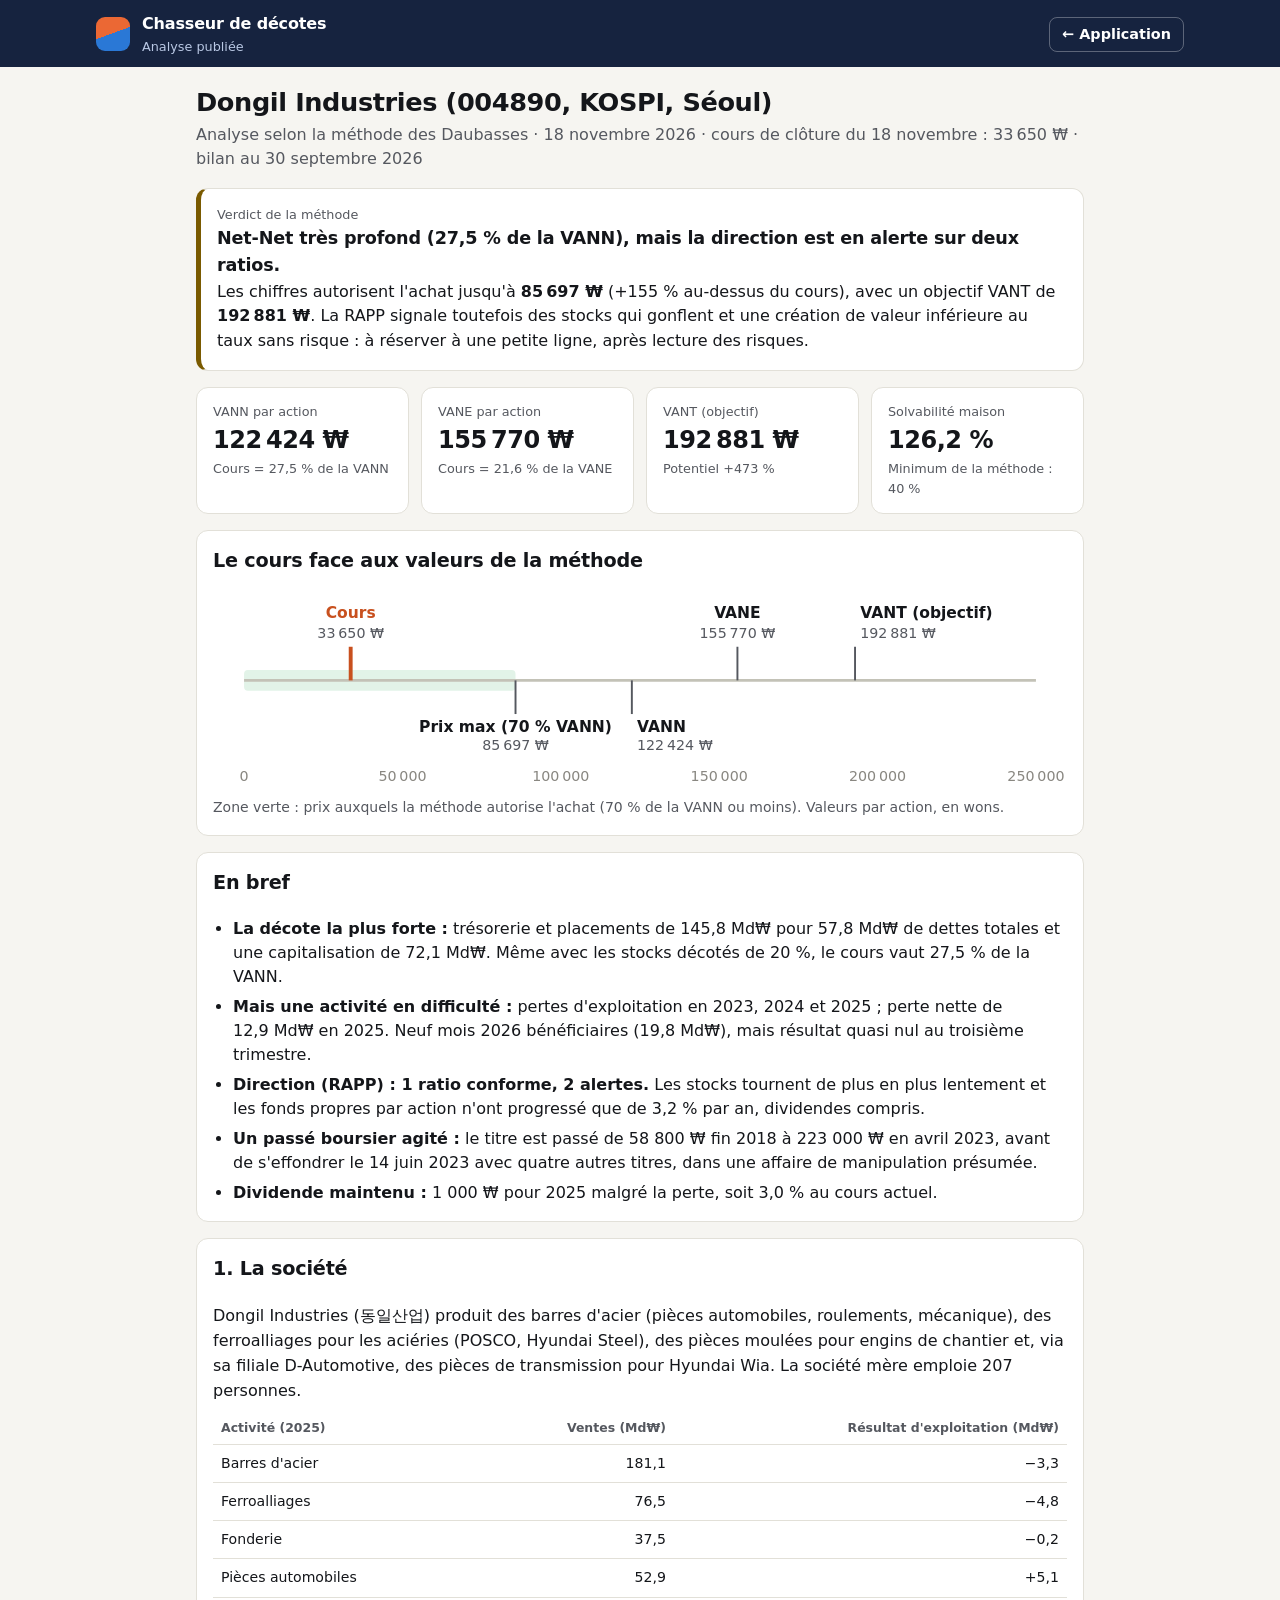
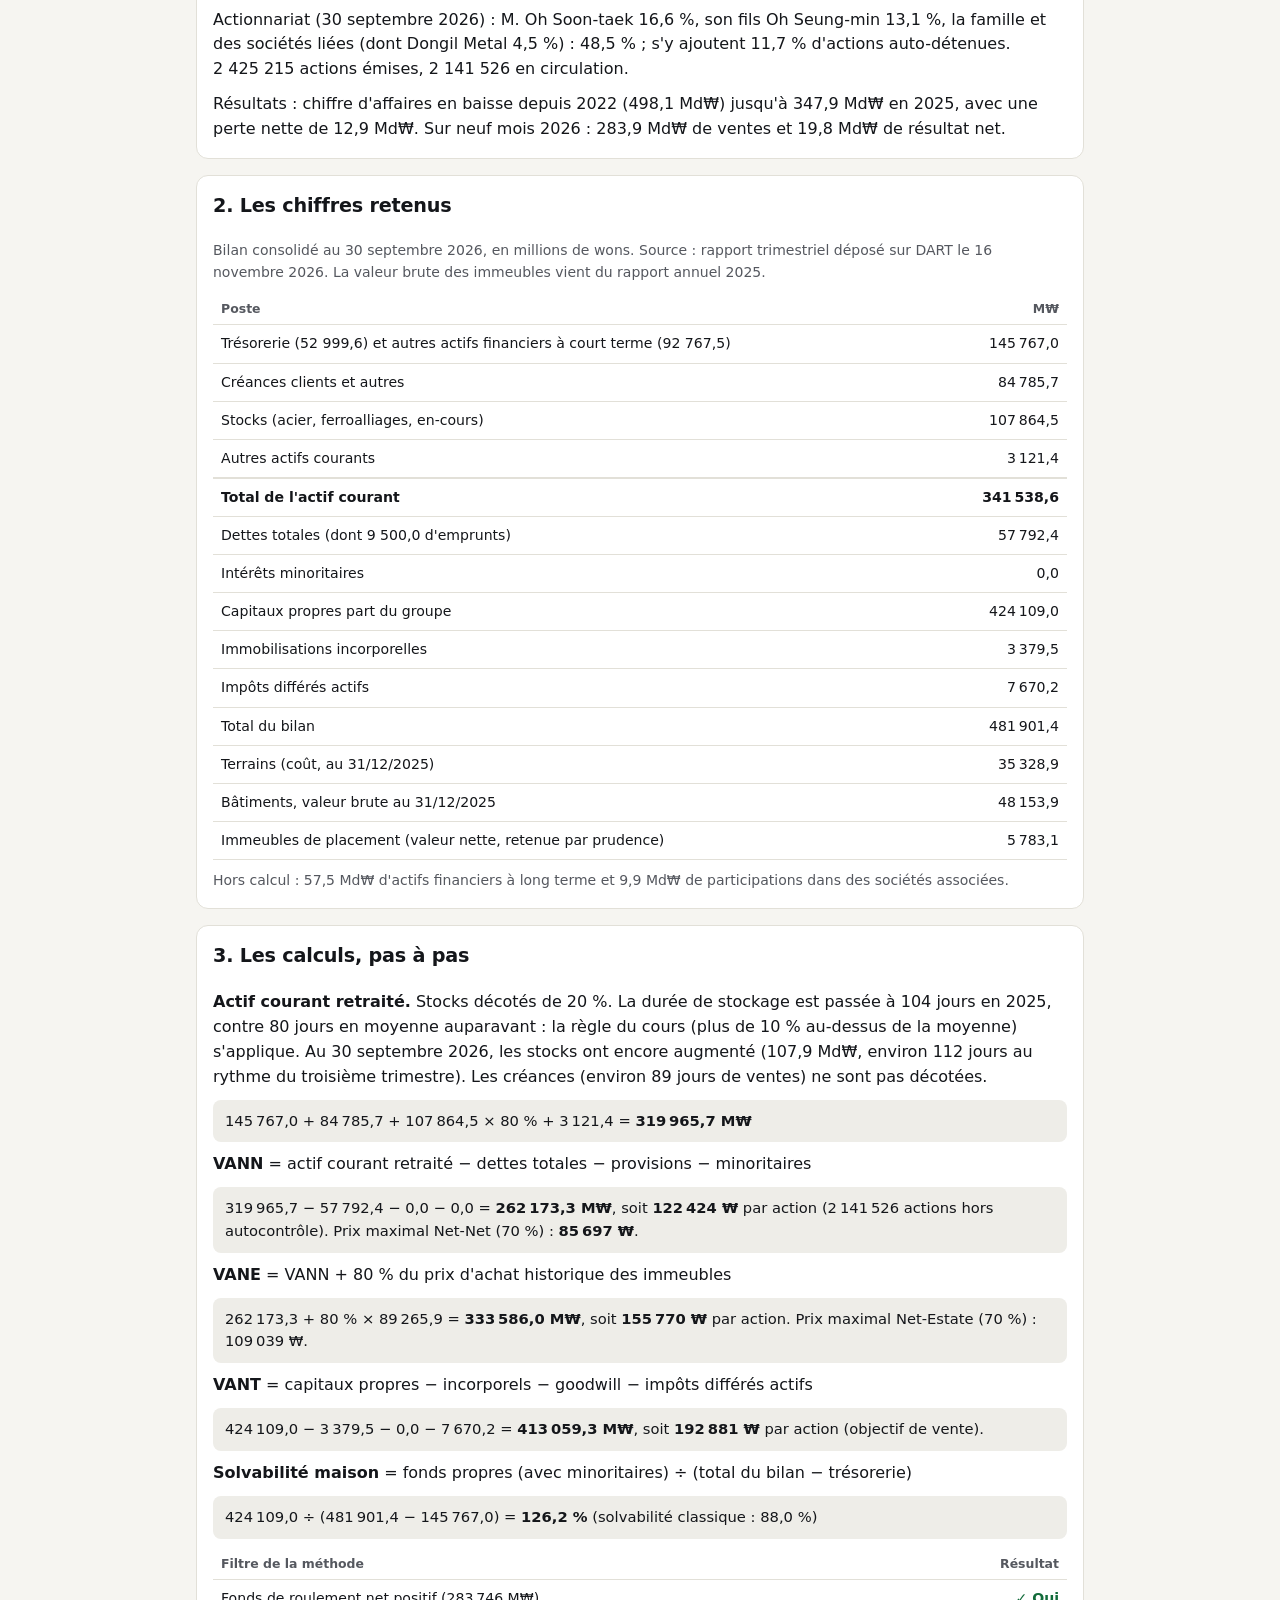
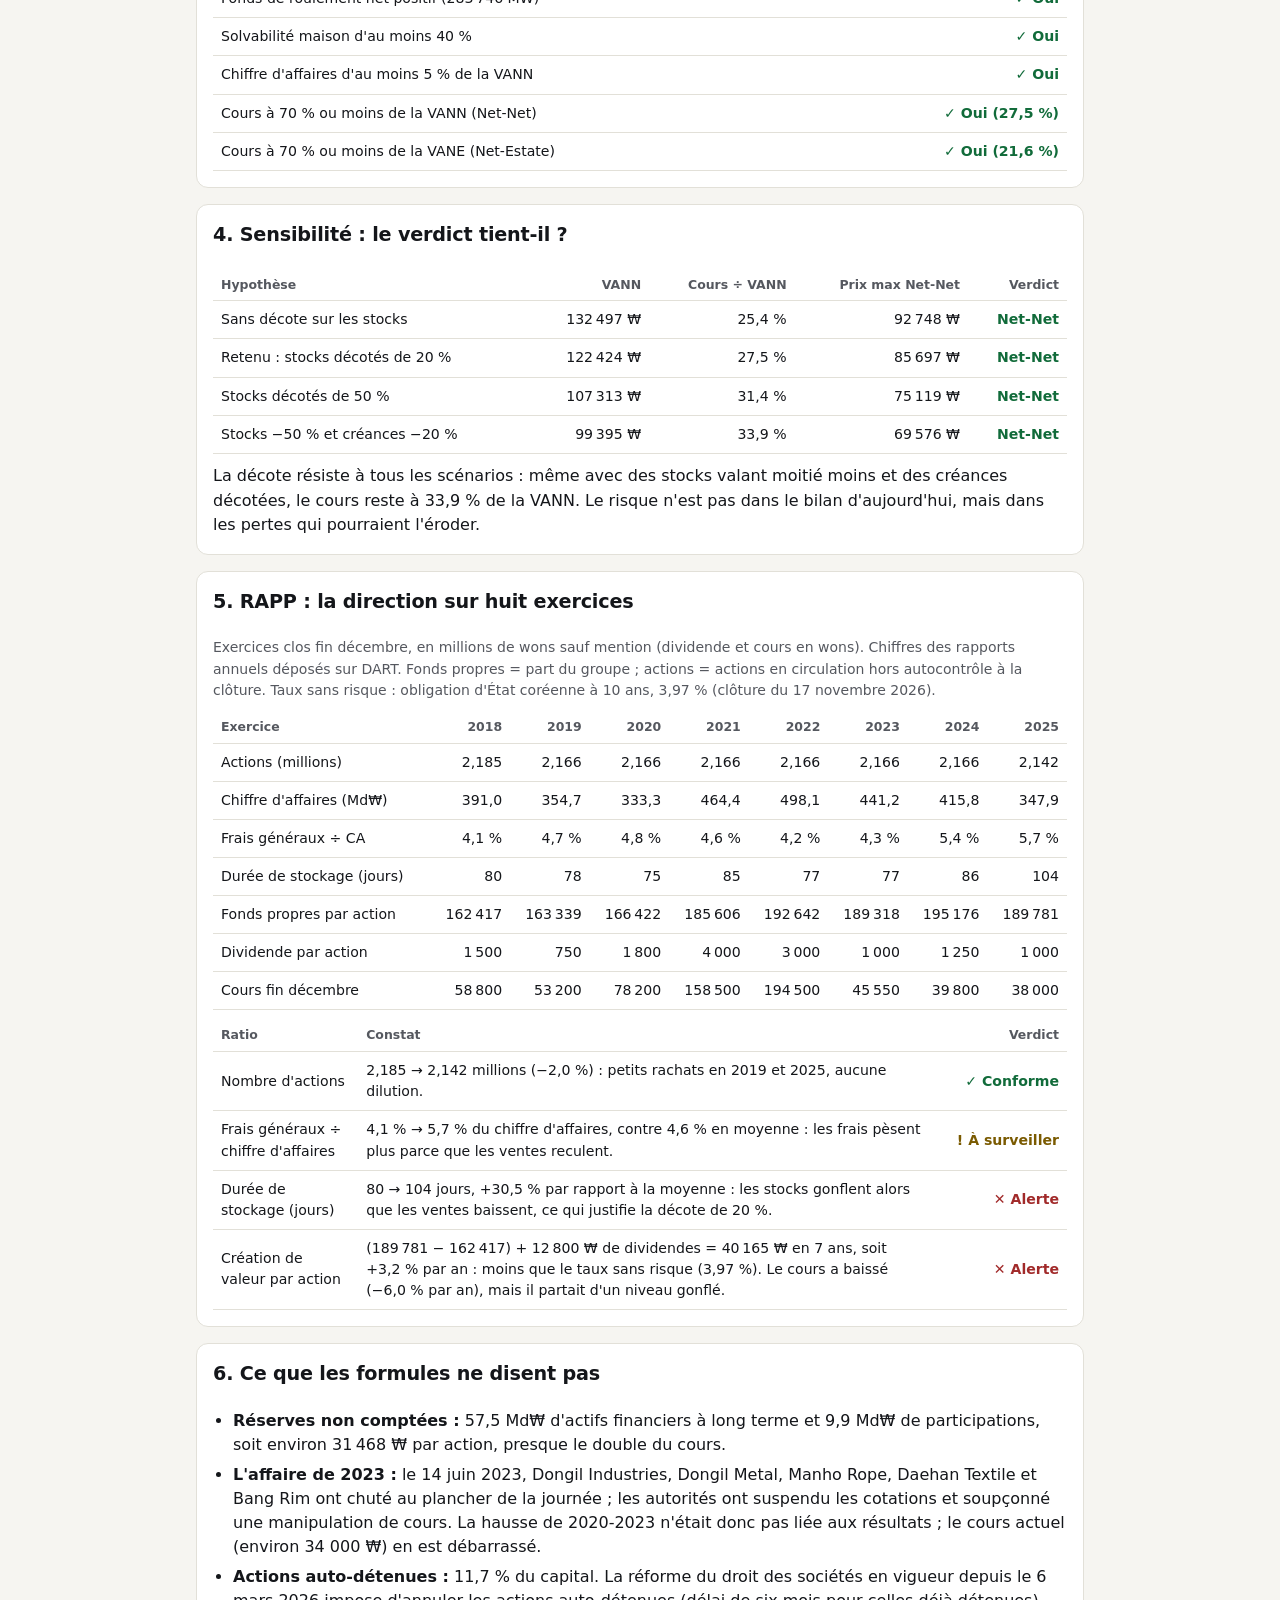
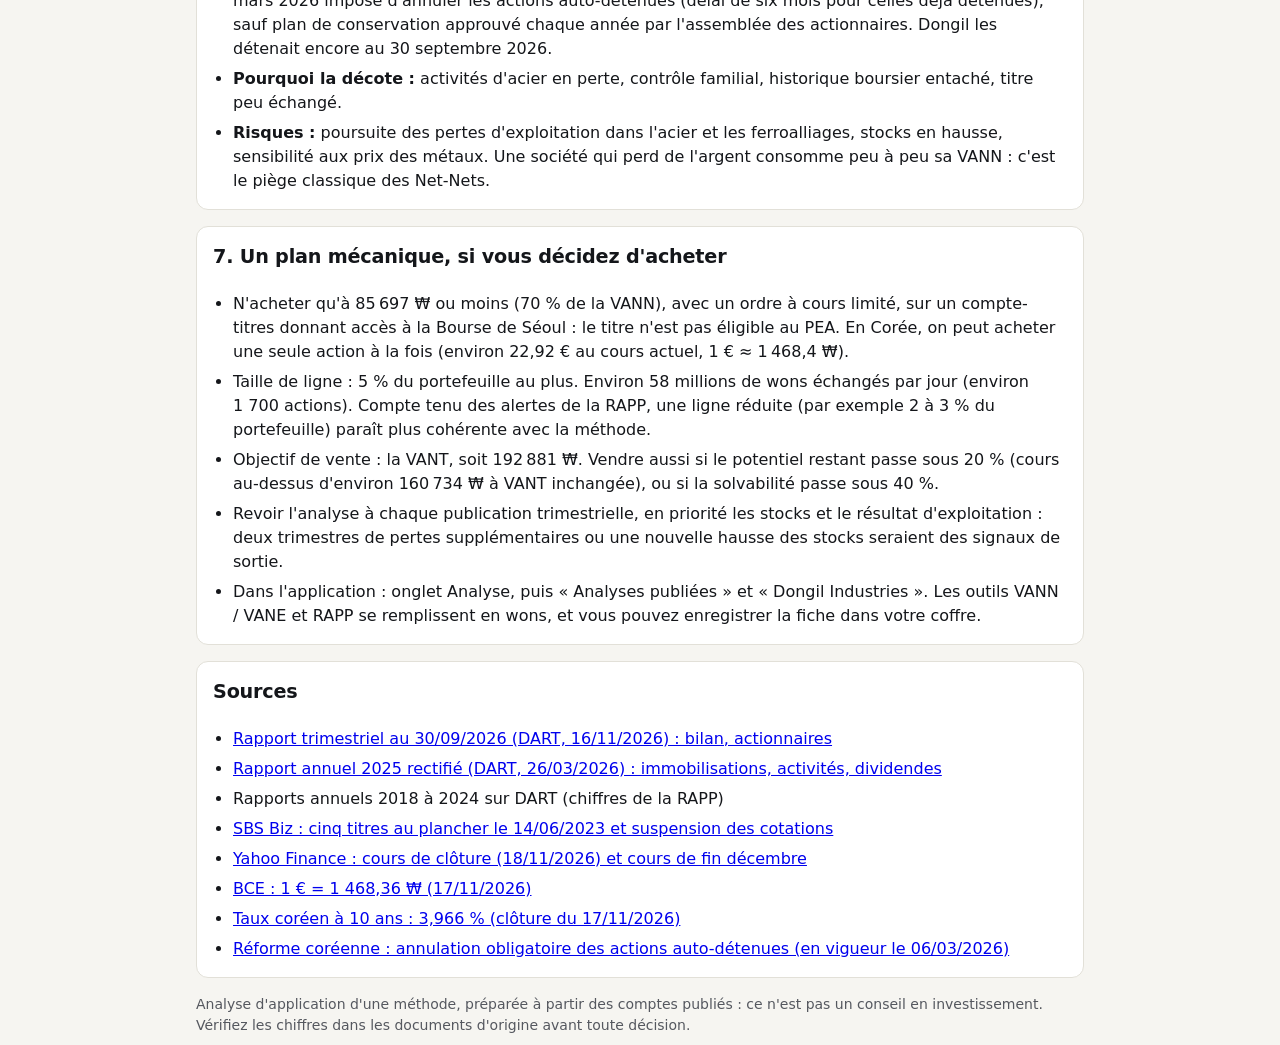
<file: analyses/004890-dongil-industries.html>
<!doctype html>
<html lang="fr">
<head>
<meta charset="utf-8">
<meta name="viewport" content="width=device-width, initial-scale=1">
<meta http-equiv="Content-Security-Policy" content="default-src 'none'; style-src 'self'; img-src 'self' data:; base-uri 'none'; form-action 'none'">
<meta name="referrer" content="no-referrer">
<meta name="color-scheme" content="light dark">
<title>Dongil Industries (004890) : analyse Daubasses</title>
<link rel="stylesheet" href="../css/style.css">
<link rel="stylesheet" href="../css/rapport.css">
</head>
<body class="rapport-page">
<header class="entete">
  <div class="entete-int">
    <div class="marque">
      <span class="logo" aria-hidden="true"></span>
      <div><p class="marque-nom">Chasseur de décotes</p><p class="marque-sous">Analyse publiée</p></div>
      <a class="retour" href="../index.html">← Application</a>
    </div>
  </div>
</header>
<main>
  <div class="vue">
  <div>
    <h1>Dongil Industries (004890, KOSPI, Séoul)</h1>
    <p class="sous-titre">Analyse selon la méthode des Daubasses · 18 novembre 2026 · cours de clôture du 18 novembre : 33 650 ₩ · bilan au 30 septembre 2026</p>
  </div>

  <div class="bloc verdict v-attendre">
    <p class="verdict-titre">Verdict de la méthode</p>
    <p class="verdict-texte">Net-Net très profond (27,5 % de la VANN), mais la direction est en alerte sur deux ratios.</p>
    <p>Les chiffres autorisent l'achat jusqu'à <strong>85 697 ₩</strong> (+155 % au-dessus du cours), avec un objectif VANT de <strong>192 881 ₩</strong>. La RAPP signale toutefois des stocks qui gonflent et une création de valeur inférieure au taux sans risque : à réserver à une petite ligne, après lecture des risques.</p>
  </div>

  <div class="tuiles">
    <div class="indic"><p class="indic-titre">VANN par action</p><p class="indic-valeur">122 424 ₩</p><p class="indic-detail">Cours = 27,5 % de la VANN</p></div>
    <div class="indic"><p class="indic-titre">VANE par action</p><p class="indic-valeur">155 770 ₩</p><p class="indic-detail">Cours = 21,6 % de la VANE</p></div>
    <div class="indic"><p class="indic-titre">VANT (objectif)</p><p class="indic-valeur">192 881 ₩</p><p class="indic-detail">Potentiel +473 %</p></div>
    <div class="indic"><p class="indic-titre">Solvabilité maison</p><p class="indic-valeur">126,2 %</p><p class="indic-detail">Minimum de la méthode : 40 %</p></div>
  </div>

  <section class="bloc">
    <h2>Le cours face aux valeurs de la méthode</h2>
    <svg class="echelle echelle-large" viewBox="0 0 660 148" role="img" aria-label="Cours de 33 650 ₩ comparé à la VANN (122 424 ₩), au prix maximal d'achat (85 697 ₩), à la VANE (155 770 ₩) et à la VANT (192 881 ₩)"><rect class="zone-achat" x="24" y="58" width="209.8" height="16" rx="3"/><line class="axe" x1="24" x2="636" y1="66" y2="66"/><text class="graduation" x="24.0" y="144" text-anchor="middle">0</text><text class="graduation" x="146.4" y="144" text-anchor="middle">50 000</text><text class="graduation" x="268.8" y="144" text-anchor="middle">100 000</text><text class="graduation" x="391.2" y="144" text-anchor="middle">150 000</text><text class="graduation" x="513.6" y="144" text-anchor="middle">200 000</text><text class="graduation" x="636.0" y="144" text-anchor="middle">250 000</text><line class="repere cours" x1="106.4" x2="106.4" y1="40" y2="66"/><text class="etiquette cours" x="106.4" y="18" text-anchor="middle">Cours</text><text class="valeur" x="106.4" y="33" text-anchor="middle">33 650 ₩</text><line class="repere" x1="233.8" x2="233.8" y1="66" y2="92"/><text class="etiquette" x="233.8" y="106" text-anchor="middle">Prix max (70 % VANN)</text><text class="valeur" x="233.8" y="120" text-anchor="middle">85 697 ₩</text><line class="repere" x1="323.7" x2="323.7" y1="66" y2="92"/><text class="etiquette" x="327.7" y="106" text-anchor="start">VANN</text><text class="valeur" x="327.7" y="120" text-anchor="start">122 424 ₩</text><line class="repere" x1="405.3" x2="405.3" y1="40" y2="66"/><text class="etiquette" x="405.3" y="18" text-anchor="middle">VANE</text><text class="valeur" x="405.3" y="33" text-anchor="middle">155 770 ₩</text><line class="repere" x1="496.2" x2="496.2" y1="40" y2="66"/><text class="etiquette" x="500.2" y="18" text-anchor="start">VANT (objectif)</text><text class="valeur" x="500.2" y="33" text-anchor="start">192 881 ₩</text></svg><svg class="echelle echelle-etroite" viewBox="0 0 320 148" role="img" aria-label="Cours de 33 650 ₩ comparé à la VANN (122 424 ₩), au prix maximal d'achat (85 697 ₩), à la VANE (155 770 ₩) et à la VANT (192 881 ₩)"><rect class="zone-achat" x="24" y="58" width="77.7" height="16" rx="3"/><line class="axe" x1="24" x2="296" y1="66" y2="66"/><text class="graduation" x="24.0" y="144" text-anchor="middle">0</text><text class="graduation" x="114.7" y="144" text-anchor="middle">100 000</text><text class="graduation" x="205.3" y="144" text-anchor="middle">200 000</text><text class="graduation" x="296.0" y="144" text-anchor="middle">300 000</text><line class="repere cours" x1="54.5" x2="54.5" y1="40" y2="66"/><text class="etiquette cours" x="54.5" y="18" text-anchor="middle">Cours</text><text class="valeur" x="54.5" y="33" text-anchor="middle">33 650 ₩</text><line class="repere" x1="101.7" x2="101.7" y1="66" y2="92"/><text class="etiquette" x="101.7" y="106" text-anchor="middle">Prix max (70 %)</text><text class="valeur" x="101.7" y="120" text-anchor="middle">85 697 ₩</text><line class="repere" x1="135.0" x2="135.0" y1="40" y2="66"/><text class="etiquette" x="135.0" y="18" text-anchor="middle">VANN</text><text class="valeur" x="135.0" y="33" text-anchor="middle">122 424 ₩</text><line class="repere" x1="165.2" x2="165.2" y1="66" y2="92"/><text class="etiquette" x="169.2" y="106" text-anchor="start">VANE</text><text class="valeur" x="169.2" y="120" text-anchor="start">155 770 ₩</text><line class="repere" x1="198.9" x2="198.9" y1="40" y2="66"/><text class="etiquette" x="202.9" y="18" text-anchor="start">VANT</text><text class="valeur" x="202.9" y="33" text-anchor="start">192 881 ₩</text></svg>
    <p class="note">Zone verte : prix auxquels la méthode autorise l'achat (70 % de la VANN ou moins). Valeurs par action, en wons.</p>
  </section>

  <section class="bloc">
    <h2>En bref</h2>
    <ul>
      <li><strong>La décote la plus forte :</strong> trésorerie et placements de 145,8 Md₩ pour 57,8 Md₩ de dettes totales et une capitalisation de 72,1 Md₩. Même avec les stocks décotés de 20 %, le cours vaut 27,5 % de la VANN.</li>
      <li><strong>Mais une activité en difficulté :</strong> pertes d'exploitation en 2023, 2024 et 2025 ; perte nette de 12,9 Md₩ en 2025. Neuf mois 2026 bénéficiaires (19,8 Md₩), mais résultat quasi nul au troisième trimestre.</li>
      <li><strong>Direction (RAPP) : 1 ratio conforme, 2 alertes.</strong> Les stocks tournent de plus en plus lentement et les fonds propres par action n'ont progressé que de 3,2 % par an, dividendes compris.</li>
      <li><strong>Un passé boursier agité :</strong> le titre est passé de 58 800 ₩ fin 2018 à 223 000 ₩ en avril 2023, avant de s'effondrer le 14 juin 2023 avec quatre autres titres, dans une affaire de manipulation présumée.</li>
      <li><strong>Dividende maintenu :</strong> 1 000 ₩ pour 2025 malgré la perte, soit 3,0 % au cours actuel.</li>
    </ul>
  </section>

  <section class="bloc">
    <h2>1. La société</h2>
    <p>Dongil Industries (동일산업) produit des barres d'acier (pièces automobiles, roulements, mécanique), des ferroalliages pour les aciéries (POSCO, Hyundai Steel), des pièces moulées pour engins de chantier et, via sa filiale D-Automotive, des pièces de transmission pour Hyundai Wia. La société mère emploie 207 personnes.</p>
    <div class="tableau-cadre"><table class="table-simple">
      <thead><tr><th scope="col">Activité (2025)</th><th scope="col" class="num">Ventes (Md₩)</th><th scope="col" class="num">Résultat d'exploitation (Md₩)</th></tr></thead>
      <tbody><tr><td>Barres d'acier</td><td class="num">181,1</td><td class="num">−3,3</td></tr><tr><td>Ferroalliages</td><td class="num">76,5</td><td class="num">−4,8</td></tr><tr><td>Fonderie</td><td class="num">37,5</td><td class="num">−0,2</td></tr><tr><td>Pièces automobiles</td><td class="num">52,9</td><td class="num">+5,1</td></tr></tbody>
    </table></div>
    <p>Actionnariat (30 septembre 2026) : M. Oh Soon-taek 16,6 %, son fils Oh Seung-min 13,1 %, la famille et des sociétés liées (dont Dongil Metal 4,5 %) : 48,5 % ; s'y ajoutent 11,7 % d'actions auto-détenues. 2 425 215 actions émises, 2 141 526 en circulation.</p>
    <p>Résultats : chiffre d'affaires en baisse depuis 2022 (498,1 Md₩) jusqu'à 347,9 Md₩ en 2025, avec une perte nette de 12,9 Md₩. Sur neuf mois 2026 : 283,9 Md₩ de ventes et 19,8 Md₩ de résultat net.</p>
  </section>

  <section class="bloc">
    <h2>2. Les chiffres retenus</h2>
    <p class="note">Bilan consolidé au 30 septembre 2026, en millions de wons. Source : rapport trimestriel déposé sur DART le 16 novembre 2026. La valeur brute des immeubles vient du rapport annuel 2025.</p>
    <div class="tableau-cadre"><table class="table-simple">
      <thead><tr><th scope="col">Poste</th><th scope="col" class="num">M₩</th></tr></thead>
      <tbody><tr><td>Trésorerie (52 999,6) et autres actifs financiers à court terme (92 767,5)</td><td class="num">145 767,0</td></tr><tr><td>Créances clients et autres</td><td class="num">84 785,7</td></tr><tr><td>Stocks (acier, ferroalliages, en-cours)</td><td class="num">107 864,5</td></tr><tr><td>Autres actifs courants</td><td class="num">3 121,4</td></tr><tr class="total"><td>Total de l'actif courant</td><td class="num">341 538,6</td></tr><tr><td>Dettes totales (dont 9 500,0 d'emprunts)</td><td class="num">57 792,4</td></tr><tr><td>Intérêts minoritaires</td><td class="num">0,0</td></tr><tr><td>Capitaux propres part du groupe</td><td class="num">424 109,0</td></tr><tr><td>Immobilisations incorporelles</td><td class="num">3 379,5</td></tr><tr><td>Impôts différés actifs</td><td class="num">7 670,2</td></tr><tr><td>Total du bilan</td><td class="num">481 901,4</td></tr><tr><td>Terrains (coût, au 31/12/2025)</td><td class="num">35 328,9</td></tr><tr><td>Bâtiments, valeur brute au 31/12/2025</td><td class="num">48 153,9</td></tr><tr><td>Immeubles de placement (valeur nette, retenue par prudence)</td><td class="num">5 783,1</td></tr></tbody>
    </table></div>
    <p class="note">Hors calcul : 57,5 Md₩ d'actifs financiers à long terme et 9,9 Md₩ de participations dans des sociétés associées.</p>
  </section>

  <section class="bloc">
    <h2>3. Les calculs, pas à pas</h2>
    <p><strong>Actif courant retraité.</strong> Stocks décotés de 20 %. La durée de stockage est passée à 104 jours en 2025, contre 80 jours en moyenne auparavant : la règle du cours (plus de 10 % au-dessus de la moyenne) s'applique. Au 30 septembre 2026, les stocks ont encore augmenté (107,9 Md₩, environ 112 jours au rythme du troisième trimestre). Les créances (environ 89 jours de ventes) ne sont pas décotées.</p>
    <p class="calcul">145 767,0 + 84 785,7 + 107 864,5 × 80 % + 3 121,4 = <strong>319 965,7 M₩</strong></p>
    <p><strong>VANN</strong> = actif courant retraité − dettes totales − provisions − minoritaires</p>
    <p class="calcul">319 965,7 − 57 792,4 − 0,0 − 0,0 = <strong>262 173,3 M₩</strong>, soit <strong>122 424 ₩</strong> par action (2 141 526 actions hors autocontrôle). Prix maximal Net-Net (70 %) : <strong>85 697 ₩</strong>.</p>
    <p><strong>VANE</strong> = VANN + 80 % du prix d'achat historique des immeubles</p>
    <p class="calcul">262 173,3 + 80 % × 89 265,9 = <strong>333 586,0 M₩</strong>, soit <strong>155 770 ₩</strong> par action. Prix maximal Net-Estate (70 %) : 109 039 ₩.</p>
    <p><strong>VANT</strong> = capitaux propres − incorporels − goodwill − impôts différés actifs</p>
    <p class="calcul">424 109,0 − 3 379,5 − 0,0 − 7 670,2 = <strong>413 059,3 M₩</strong>, soit <strong>192 881 ₩</strong> par action (objectif de vente).</p>
    <p><strong>Solvabilité maison</strong> = fonds propres (avec minoritaires) ÷ (total du bilan − trésorerie)</p>
    <p class="calcul">424 109,0 ÷ (481 901,4 − 145 767,0) = <strong>126,2 %</strong> (solvabilité classique : 88,0 %)</p>
    <div class="tableau-cadre"><table class="table-simple">
      <thead><tr><th scope="col">Filtre de la méthode</th><th scope="col" class="num">Résultat</th></tr></thead>
      <tbody>
        <tr><td>Fonds de roulement net positif (283 746 M₩)</td><td class="num ok">✓ Oui</td></tr>
        <tr><td>Solvabilité maison d'au moins 40 %</td><td class="num ok">✓ Oui</td></tr>
        <tr><td>Chiffre d'affaires d'au moins 5 % de la VANN</td><td class="num ok">✓ Oui</td></tr>
        <tr><td>Cours à 70 % ou moins de la VANN (Net-Net)</td><td class="num ok">✓ Oui (27,5 %)</td></tr>
        <tr><td>Cours à 70 % ou moins de la VANE (Net-Estate)</td><td class="num ok">✓ Oui (21,6 %)</td></tr>
      </tbody>
    </table></div>
  </section>

  <section class="bloc">
    <h2>4. Sensibilité : le verdict tient-il ?</h2>
    <div class="tableau-cadre"><table class="table-simple">
      <thead><tr><th scope="col">Hypothèse</th><th scope="col" class="num">VANN</th><th scope="col" class="num">Cours ÷ VANN</th><th scope="col" class="num">Prix max Net-Net</th><th scope="col" class="num">Verdict</th></tr></thead>
      <tbody><tr><td>Sans décote sur les stocks</td><td class="num">132 497 ₩</td><td class="num">25,4 %</td><td class="num">92 748 ₩</td><td class="num ok">Net-Net</td></tr><tr><td>Retenu : stocks décotés de 20 %</td><td class="num">122 424 ₩</td><td class="num">27,5 %</td><td class="num">85 697 ₩</td><td class="num ok">Net-Net</td></tr><tr><td>Stocks décotés de 50 %</td><td class="num">107 313 ₩</td><td class="num">31,4 %</td><td class="num">75 119 ₩</td><td class="num ok">Net-Net</td></tr><tr><td>Stocks −50 % et créances −20 %</td><td class="num">99 395 ₩</td><td class="num">33,9 %</td><td class="num">69 576 ₩</td><td class="num ok">Net-Net</td></tr></tbody>
    </table></div>
    <p>La décote résiste à tous les scénarios : même avec des stocks valant moitié moins et des créances décotées, le cours reste à 33,9 % de la VANN. Le risque n'est pas dans le bilan d'aujourd'hui, mais dans les pertes qui pourraient l'éroder.</p>
  </section>

  <section class="bloc">
    <h2>5. RAPP : la direction sur huit exercices</h2>
    <p class="note">Exercices clos fin décembre, en millions de wons sauf mention (dividende et cours en wons). Chiffres des rapports annuels déposés sur DART. Fonds propres = part du groupe ; actions = actions en circulation hors autocontrôle à la clôture. Taux sans risque : obligation d'État coréenne à 10 ans, 3,97 % (clôture du 17 novembre 2026).</p>
    <div class="tableau-cadre"><table class="table-simple">
      <thead><tr><th scope="col">Exercice</th><th scope="col" class="num">2018</th><th scope="col" class="num">2019</th><th scope="col" class="num">2020</th><th scope="col" class="num">2021</th><th scope="col" class="num">2022</th><th scope="col" class="num">2023</th><th scope="col" class="num">2024</th><th scope="col" class="num">2025</th></tr></thead>
      <tbody>
        <tr><td>Actions (millions)</td><td class="num">2,185</td><td class="num">2,166</td><td class="num">2,166</td><td class="num">2,166</td><td class="num">2,166</td><td class="num">2,166</td><td class="num">2,166</td><td class="num">2,142</td></tr>
        <tr><td>Chiffre d'affaires (Md₩)</td><td class="num">391,0</td><td class="num">354,7</td><td class="num">333,3</td><td class="num">464,4</td><td class="num">498,1</td><td class="num">441,2</td><td class="num">415,8</td><td class="num">347,9</td></tr>
        <tr><td>Frais généraux ÷ CA</td><td class="num">4,1 %</td><td class="num">4,7 %</td><td class="num">4,8 %</td><td class="num">4,6 %</td><td class="num">4,2 %</td><td class="num">4,3 %</td><td class="num">5,4 %</td><td class="num">5,7 %</td></tr>
        <tr><td>Durée de stockage (jours)</td><td class="num">80</td><td class="num">78</td><td class="num">75</td><td class="num">85</td><td class="num">77</td><td class="num">77</td><td class="num">86</td><td class="num">104</td></tr>
        <tr><td>Fonds propres par action</td><td class="num">162 417</td><td class="num">163 339</td><td class="num">166 422</td><td class="num">185 606</td><td class="num">192 642</td><td class="num">189 318</td><td class="num">195 176</td><td class="num">189 781</td></tr>
        <tr><td>Dividende par action</td><td class="num">1 500</td><td class="num">750</td><td class="num">1 800</td><td class="num">4 000</td><td class="num">3 000</td><td class="num">1 000</td><td class="num">1 250</td><td class="num">1 000</td></tr>
        <tr><td>Cours fin décembre</td><td class="num">58 800</td><td class="num">53 200</td><td class="num">78 200</td><td class="num">158 500</td><td class="num">194 500</td><td class="num">45 550</td><td class="num">39 800</td><td class="num">38 000</td></tr>
      </tbody>
    </table></div>
    <div class="tableau-cadre"><table class="table-simple">
      <thead><tr><th scope="col">Ratio</th><th scope="col">Constat</th><th scope="col" class="num">Verdict</th></tr></thead>
      <tbody>
        <tr><td>Nombre d'actions</td><td>2,185 → 2,142 millions (−2,0 %) : petits rachats en 2019 et 2025, aucune dilution.</td><td class="num ok">✓ Conforme</td></tr>
        <tr><td>Frais généraux ÷ chiffre d'affaires</td><td>4,1 % → 5,7 % du chiffre d'affaires, contre 4,6 % en moyenne : les frais pèsent plus parce que les ventes reculent.</td><td class="num vg">! À surveiller</td></tr>
        <tr><td>Durée de stockage (jours)</td><td>80 → 104 jours, +30,5 % par rapport à la moyenne : les stocks gonflent alors que les ventes baissent, ce qui justifie la décote de 20 %.</td><td class="num ko">✕ Alerte</td></tr>
        <tr><td>Création de valeur par action</td><td>(189 781 − 162 417) + 12 800 ₩ de dividendes = 40 165 ₩ en 7 ans, soit +3,2 % par an : moins que le taux sans risque (3,97 %). Le cours a baissé (−6,0 % par an), mais il partait d'un niveau gonflé.</td><td class="num ko">✕ Alerte</td></tr>
      </tbody>
    </table></div>
  </section>

  <section class="bloc">
    <h2>6. Ce que les formules ne disent pas</h2>
    <ul>
      <li><strong>Réserves non comptées :</strong> 57,5 Md₩ d'actifs financiers à long terme et 9,9 Md₩ de participations, soit environ 31 468 ₩ par action, presque le double du cours.</li>
      <li><strong>L'affaire de 2023 :</strong> le 14 juin 2023, Dongil Industries, Dongil Metal, Manho Rope, Daehan Textile et Bang Rim ont chuté au plancher de la journée ; les autorités ont suspendu les cotations et soupçonné une manipulation de cours. La hausse de 2020-2023 n'était donc pas liée aux résultats ; le cours actuel (environ 34 000 ₩) en est débarrassé.</li>
      <li><strong>Actions auto-détenues :</strong> 11,7 % du capital. La réforme du droit des sociétés en vigueur depuis le 6 mars 2026 impose d'annuler les actions auto-détenues (délai de six mois pour celles déjà détenues), sauf plan de conservation approuvé chaque année par l'assemblée des actionnaires. Dongil les détenait encore au 30 septembre 2026.</li>
      <li><strong>Pourquoi la décote :</strong> activités d'acier en perte, contrôle familial, historique boursier entaché, titre peu échangé.</li>
      <li><strong>Risques :</strong> poursuite des pertes d'exploitation dans l'acier et les ferroalliages, stocks en hausse, sensibilité aux prix des métaux. Une société qui perd de l'argent consomme peu à peu sa VANN : c'est le piège classique des Net-Nets.</li>
    </ul>
  </section>

  <section class="bloc">
    <h2>7. Un plan mécanique, si vous décidez d'acheter</h2>
    <ul>
      <li>N'acheter qu'à 85 697 ₩ ou moins (70 % de la VANN), avec un ordre à cours limité, sur un compte-titres donnant accès à la Bourse de Séoul : le titre n'est pas éligible au PEA. En Corée, on peut acheter une seule action à la fois (environ 22,92 € au cours actuel, 1 € ≈ 1 468,4 ₩).</li>
      <li>Taille de ligne : 5 % du portefeuille au plus. Environ 58 millions de wons échangés par jour (environ 1 700 actions). Compte tenu des alertes de la RAPP, une ligne réduite (par exemple 2 à 3 % du portefeuille) paraît plus cohérente avec la méthode.</li>
      <li>Objectif de vente : la VANT, soit 192 881 ₩. Vendre aussi si le potentiel restant passe sous 20 % (cours au-dessus d'environ 160 734 ₩ à VANT inchangée), ou si la solvabilité passe sous 40 %.</li>
      <li>Revoir l'analyse à chaque publication trimestrielle, en priorité les stocks et le résultat d'exploitation : deux trimestres de pertes supplémentaires ou une nouvelle hausse des stocks seraient des signaux de sortie.</li>
      <li>Dans l'application : onglet Analyse, puis « Analyses publiées » et « Dongil Industries ». Les outils VANN / VANE et RAPP se remplissent en wons, et vous pouvez enregistrer la fiche dans votre coffre.</li>
    </ul>
  </section>

  <section class="bloc">
    <h2>Sources</h2>
    <ul class="sources">
      <li><a href="https://dart.fss.or.kr/dsaf001/main.do?rcpNo=20261116001967">Rapport trimestriel au 30/09/2026 (DART, 16/11/2026) : bilan, actionnaires</a></li>
      <li><a href="https://dart.fss.or.kr/dsaf001/main.do?rcpNo=20260326000328">Rapport annuel 2025 rectifié (DART, 26/03/2026) : immobilisations, activités, dividendes</a></li>
      <li>Rapports annuels 2018 à 2024 sur DART (chiffres de la RAPP)</li>
      <li><a href="https://biz.sbs.co.kr/amp/article/20000122549">SBS Biz : cinq titres au plancher le 14/06/2023 et suspension des cotations</a></li>
      <li><a href="https://finance.yahoo.com/quote/004890.KS/">Yahoo Finance : cours de clôture (18/11/2026) et cours de fin décembre</a></li>
      <li><a href="https://www.ecb.europa.eu/stats/policy_and_exchange_rates/euro_reference_exchange_rates/html/eurofxref-graph-krw.en.html">BCE : 1 € = 1 468,36 ₩ (17/11/2026)</a></li>
      <li><a href="https://supple.kr/news/cmwkf9miopwcrjkunnuvbghf7">Taux coréen à 10 ans : 3,966 % (clôture du 17/11/2026)</a></li>
      <li><a href="https://sodali.com/resources/insights/koreas-new-treasury-share-rules-and-what-they-mean-for-companies">Réforme coréenne : annulation obligatoire des actions auto-détenues (en vigueur le 06/03/2026)</a></li>
    </ul>
  </section>

  <p class="note">Analyse d'application d'une méthode, préparée à partir des comptes publiés : ce n'est pas un conseil en investissement. Vérifiez les chiffres dans les documents d'origine avant toute décision.</p>
  </div>
</main>
</body>
</html>
</file>
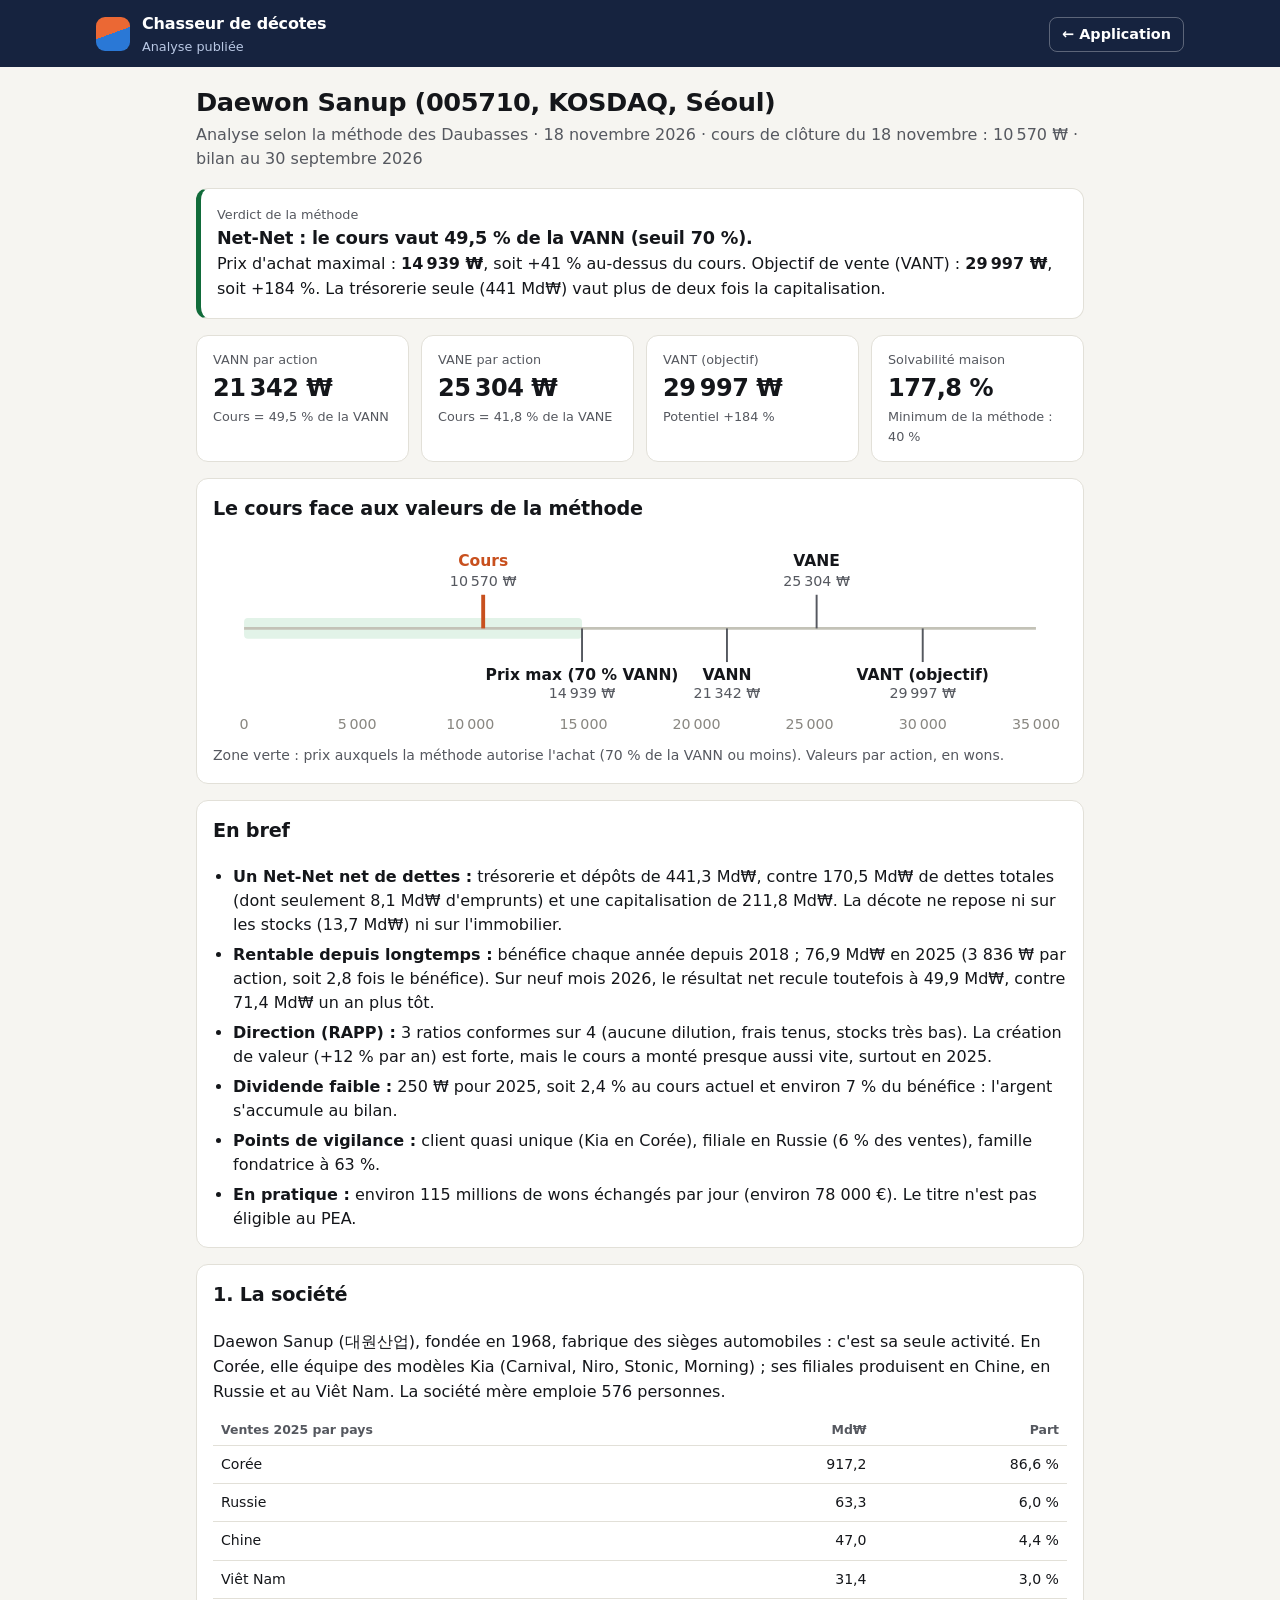
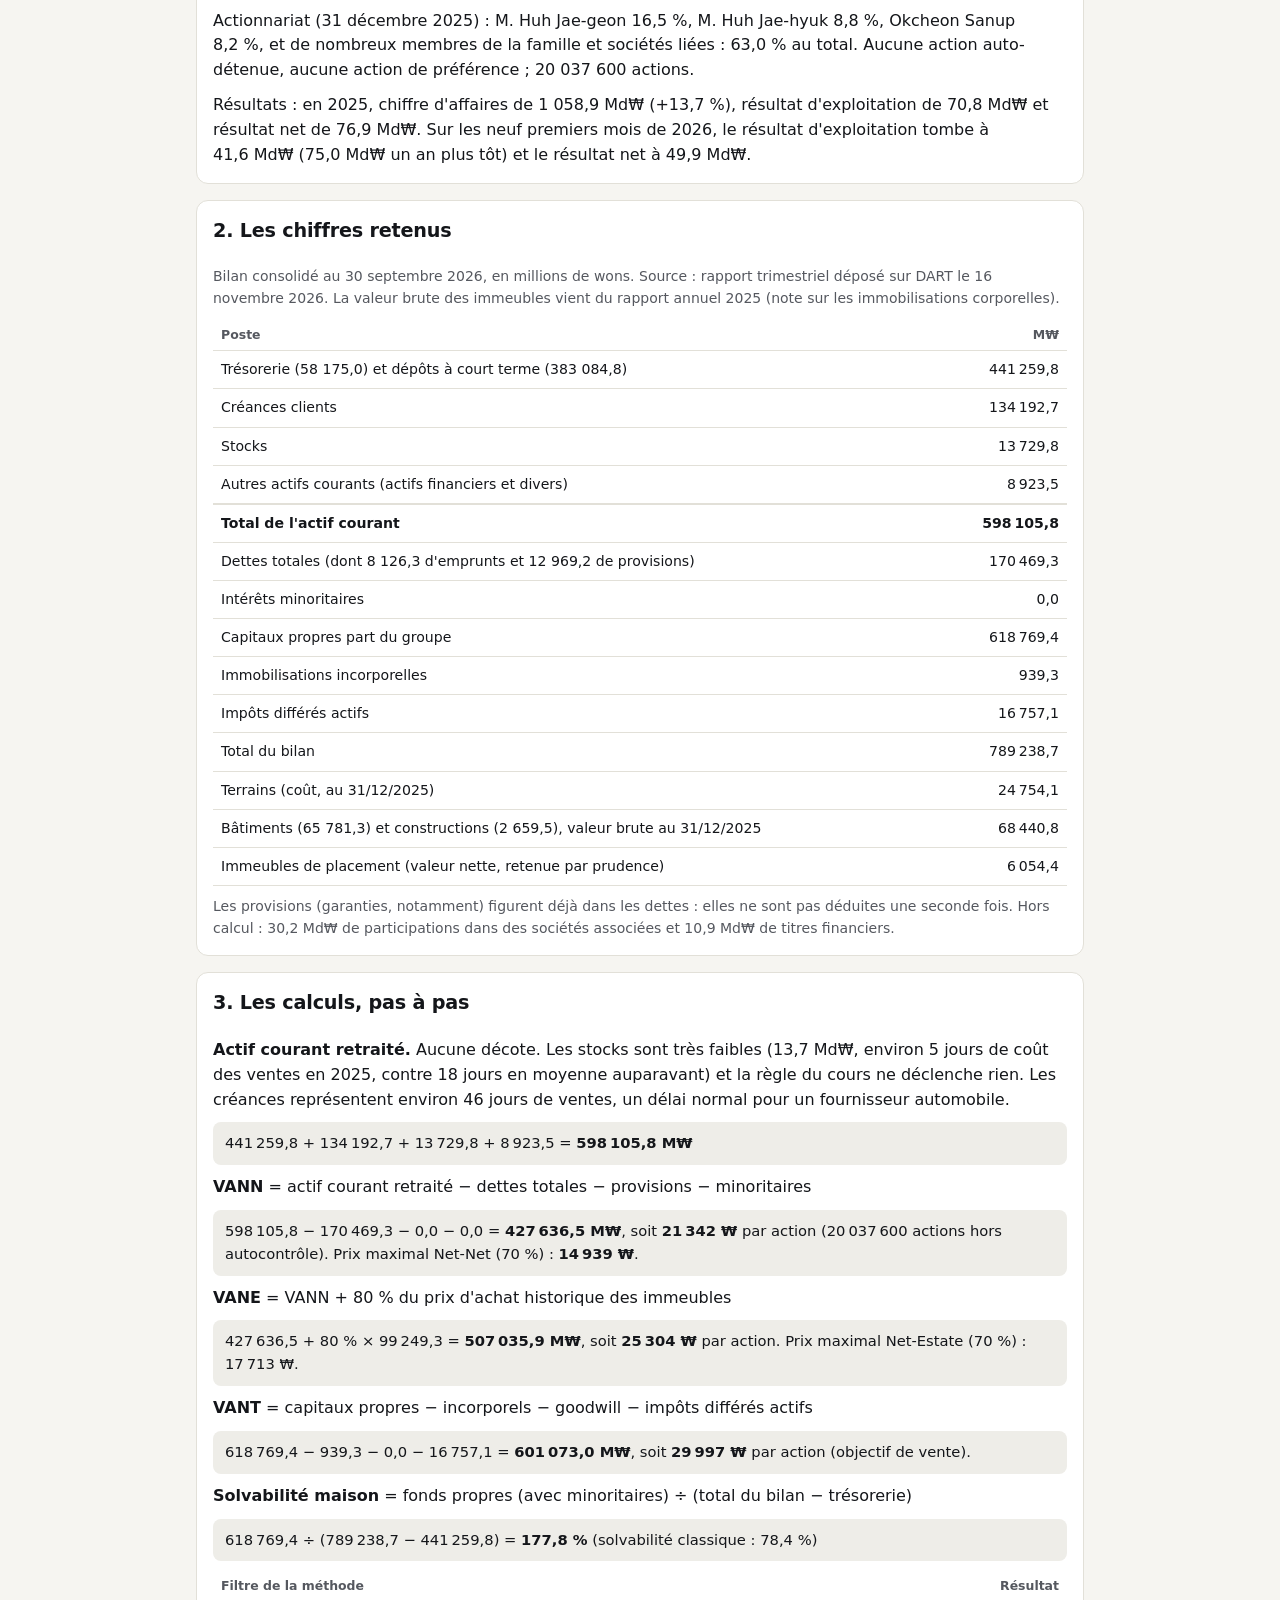
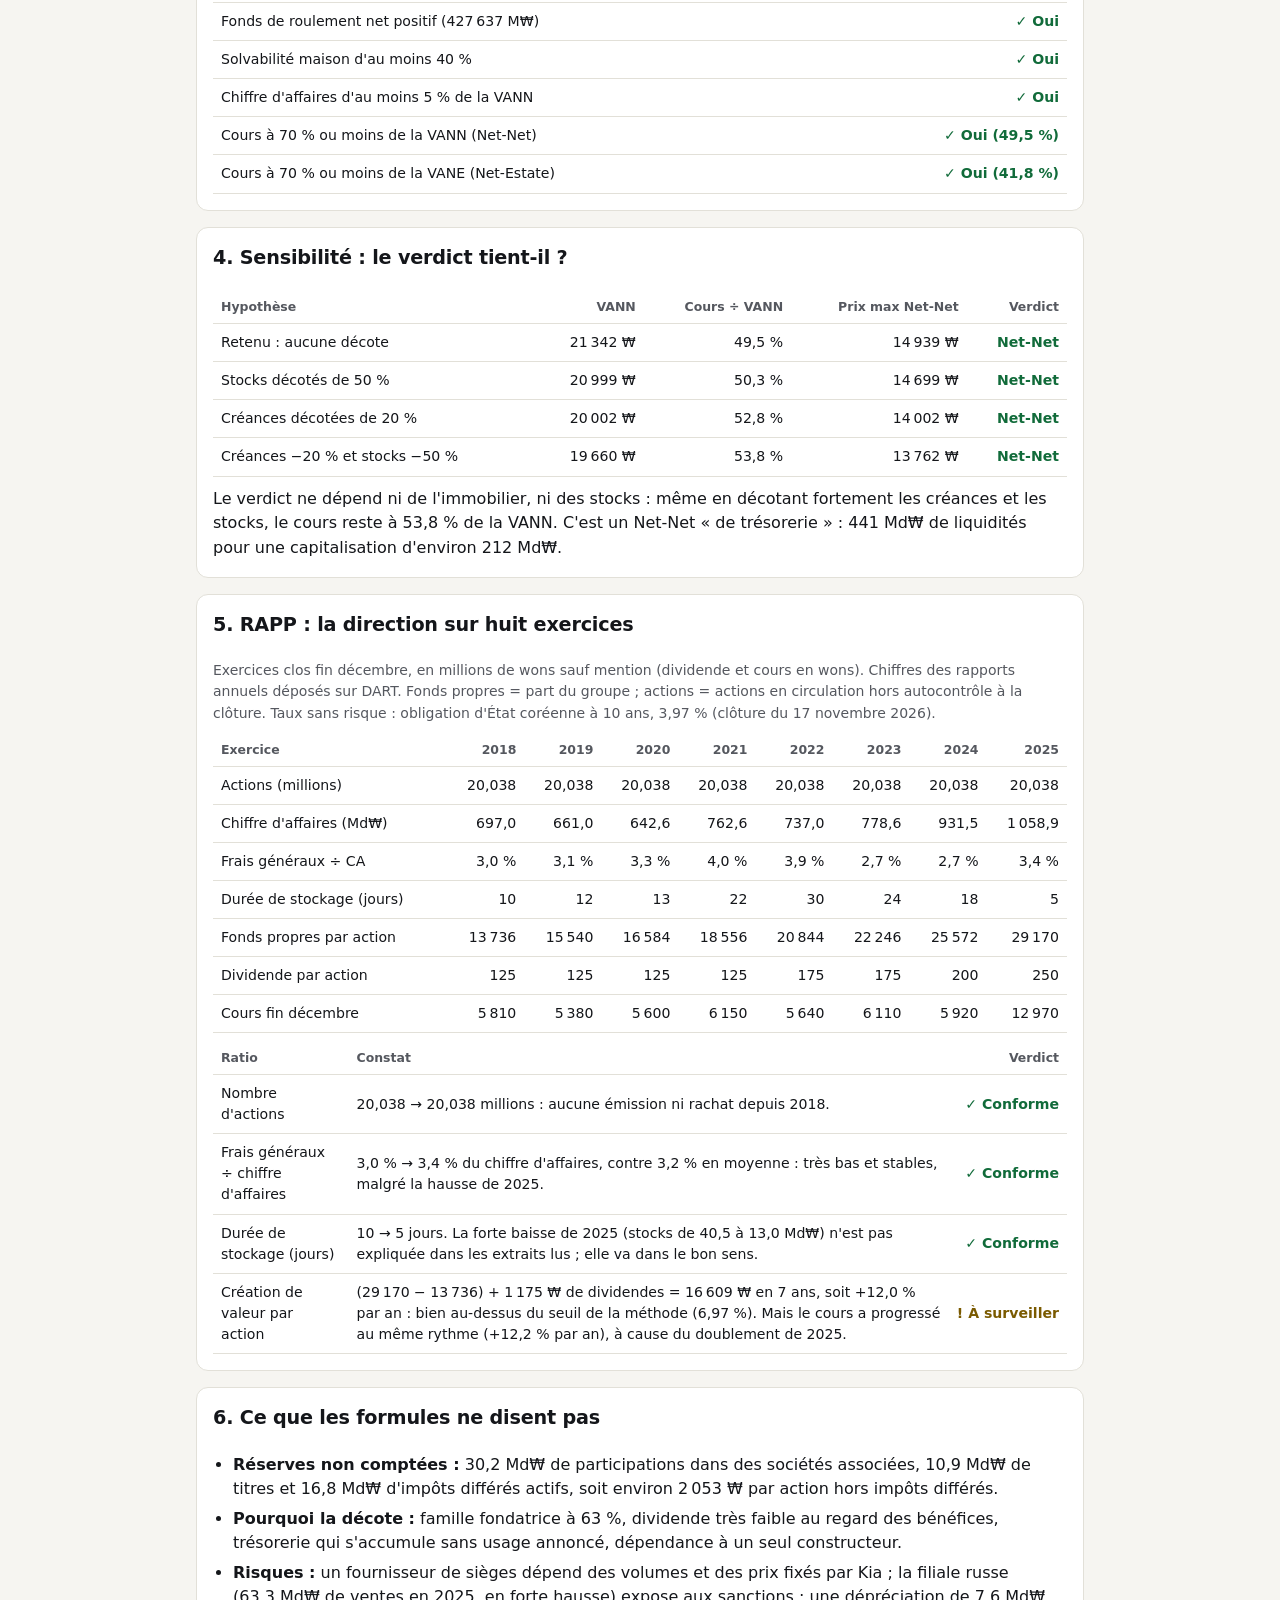
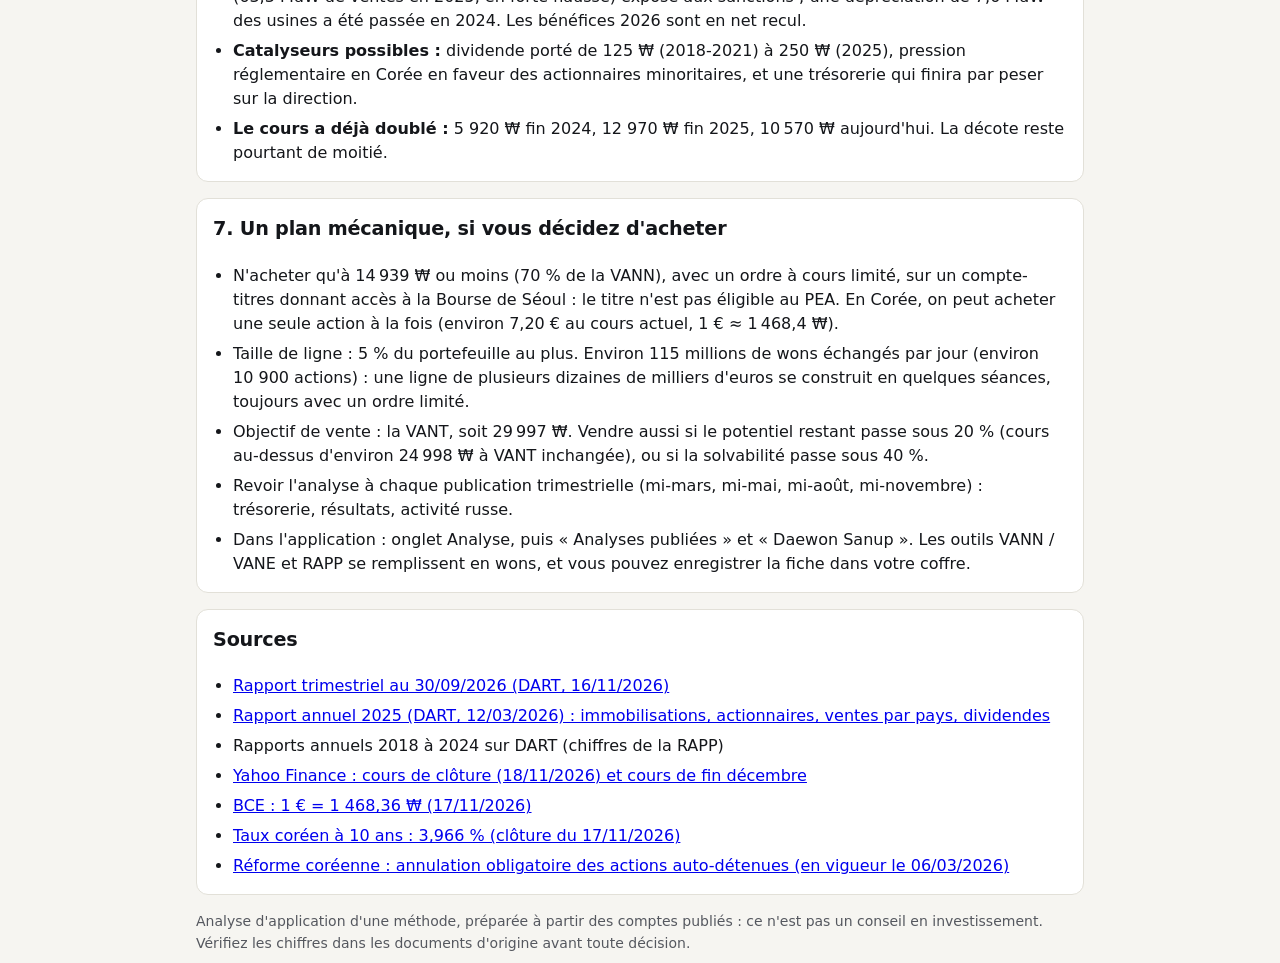
<file: analyses/005710-daewon-sanup.html>
<!doctype html>
<html lang="fr">
<head>
<meta charset="utf-8">
<meta name="viewport" content="width=device-width, initial-scale=1">
<meta http-equiv="Content-Security-Policy" content="default-src 'none'; style-src 'self'; img-src 'self' data:; base-uri 'none'; form-action 'none'">
<meta name="referrer" content="no-referrer">
<meta name="color-scheme" content="light dark">
<title>Daewon Sanup (005710) : analyse Daubasses</title>
<link rel="stylesheet" href="../css/style.css">
<link rel="stylesheet" href="../css/rapport.css">
</head>
<body class="rapport-page">
<header class="entete">
  <div class="entete-int">
    <div class="marque">
      <span class="logo" aria-hidden="true"></span>
      <div><p class="marque-nom">Chasseur de décotes</p><p class="marque-sous">Analyse publiée</p></div>
      <a class="retour" href="../index.html">← Application</a>
    </div>
  </div>
</header>
<main>
  <div class="vue">
  <div>
    <h1>Daewon Sanup (005710, KOSDAQ, Séoul)</h1>
    <p class="sous-titre">Analyse selon la méthode des Daubasses · 18 novembre 2026 · cours de clôture du 18 novembre : 10 570 ₩ · bilan au 30 septembre 2026</p>
  </div>

  <div class="bloc verdict v-achat">
    <p class="verdict-titre">Verdict de la méthode</p>
    <p class="verdict-texte">Net-Net : le cours vaut 49,5 % de la VANN (seuil 70 %).</p>
    <p>Prix d'achat maximal : <strong>14 939 ₩</strong>, soit +41 % au-dessus du cours. Objectif de vente (VANT) : <strong>29 997 ₩</strong>, soit +184 %. La trésorerie seule (441 Md₩) vaut plus de deux fois la capitalisation.</p>
  </div>

  <div class="tuiles">
    <div class="indic"><p class="indic-titre">VANN par action</p><p class="indic-valeur">21 342 ₩</p><p class="indic-detail">Cours = 49,5 % de la VANN</p></div>
    <div class="indic"><p class="indic-titre">VANE par action</p><p class="indic-valeur">25 304 ₩</p><p class="indic-detail">Cours = 41,8 % de la VANE</p></div>
    <div class="indic"><p class="indic-titre">VANT (objectif)</p><p class="indic-valeur">29 997 ₩</p><p class="indic-detail">Potentiel +184 %</p></div>
    <div class="indic"><p class="indic-titre">Solvabilité maison</p><p class="indic-valeur">177,8 %</p><p class="indic-detail">Minimum de la méthode : 40 %</p></div>
  </div>

  <section class="bloc">
    <h2>Le cours face aux valeurs de la méthode</h2>
    <svg class="echelle echelle-large" viewBox="0 0 660 148" role="img" aria-label="Cours de 10 570 ₩ comparé à la VANN (21 342 ₩), au prix maximal d'achat (14 939 ₩), à la VANE (25 304 ₩) et à la VANT (29 997 ₩)"><rect class="zone-achat" x="24" y="58" width="261.2" height="16" rx="3"/><line class="axe" x1="24" x2="636" y1="66" y2="66"/><text class="graduation" x="24.0" y="144" text-anchor="middle">0</text><text class="graduation" x="111.4" y="144" text-anchor="middle">5 000</text><text class="graduation" x="198.9" y="144" text-anchor="middle">10 000</text><text class="graduation" x="286.3" y="144" text-anchor="middle">15 000</text><text class="graduation" x="373.7" y="144" text-anchor="middle">20 000</text><text class="graduation" x="461.1" y="144" text-anchor="middle">25 000</text><text class="graduation" x="548.6" y="144" text-anchor="middle">30 000</text><text class="graduation" x="636.0" y="144" text-anchor="middle">35 000</text><line class="repere cours" x1="208.8" x2="208.8" y1="40" y2="66"/><text class="etiquette cours" x="208.8" y="18" text-anchor="middle">Cours</text><text class="valeur" x="208.8" y="33" text-anchor="middle">10 570 ₩</text><line class="repere" x1="285.2" x2="285.2" y1="66" y2="92"/><text class="etiquette" x="285.2" y="106" text-anchor="middle">Prix max (70 % VANN)</text><text class="valeur" x="285.2" y="120" text-anchor="middle">14 939 ₩</text><line class="repere" x1="397.2" x2="397.2" y1="66" y2="92"/><text class="etiquette" x="397.2" y="106" text-anchor="middle">VANN</text><text class="valeur" x="397.2" y="120" text-anchor="middle">21 342 ₩</text><line class="repere" x1="466.5" x2="466.5" y1="40" y2="66"/><text class="etiquette" x="466.5" y="18" text-anchor="middle">VANE</text><text class="valeur" x="466.5" y="33" text-anchor="middle">25 304 ₩</text><line class="repere" x1="548.5" x2="548.5" y1="66" y2="92"/><text class="etiquette" x="548.5" y="106" text-anchor="middle">VANT (objectif)</text><text class="valeur" x="548.5" y="120" text-anchor="middle">29 997 ₩</text></svg><svg class="echelle echelle-etroite" viewBox="0 0 320 148" role="img" aria-label="Cours de 10 570 ₩ comparé à la VANN (21 342 ₩), au prix maximal d'achat (14 939 ₩), à la VANE (25 304 ₩) et à la VANT (29 997 ₩)"><rect class="zone-achat" x="24" y="58" width="101.6" height="16" rx="3"/><line class="axe" x1="24" x2="296" y1="66" y2="66"/><text class="graduation" x="24.0" y="144" text-anchor="middle">0</text><text class="graduation" x="92.0" y="144" text-anchor="middle">10 000</text><text class="graduation" x="160.0" y="144" text-anchor="middle">20 000</text><text class="graduation" x="228.0" y="144" text-anchor="middle">30 000</text><text class="graduation" x="296.0" y="144" text-anchor="middle">40 000</text><line class="repere cours" x1="95.9" x2="95.9" y1="40" y2="66"/><text class="etiquette cours" x="95.9" y="18" text-anchor="middle">Cours</text><text class="valeur" x="95.9" y="33" text-anchor="middle">10 570 ₩</text><line class="repere" x1="125.6" x2="125.6" y1="66" y2="92"/><text class="etiquette" x="125.6" y="106" text-anchor="middle">Prix max (70 %)</text><text class="valeur" x="125.6" y="120" text-anchor="middle">14 939 ₩</text><line class="repere" x1="169.1" x2="169.1" y1="40" y2="66"/><text class="etiquette" x="169.1" y="18" text-anchor="middle">VANN</text><text class="valeur" x="169.1" y="33" text-anchor="middle">21 342 ₩</text><line class="repere" x1="196.1" x2="196.1" y1="66" y2="92"/><text class="etiquette" x="200.1" y="106" text-anchor="start">VANE</text><text class="valeur" x="200.1" y="120" text-anchor="start">25 304 ₩</text><line class="repere" x1="228.0" x2="228.0" y1="40" y2="66"/><text class="etiquette" x="232.0" y="18" text-anchor="start">VANT</text><text class="valeur" x="232.0" y="33" text-anchor="start">29 997 ₩</text></svg>
    <p class="note">Zone verte : prix auxquels la méthode autorise l'achat (70 % de la VANN ou moins). Valeurs par action, en wons.</p>
  </section>

  <section class="bloc">
    <h2>En bref</h2>
    <ul>
      <li><strong>Un Net-Net net de dettes :</strong> trésorerie et dépôts de 441,3 Md₩, contre 170,5 Md₩ de dettes totales (dont seulement 8,1 Md₩ d'emprunts) et une capitalisation de 211,8 Md₩. La décote ne repose ni sur les stocks (13,7 Md₩) ni sur l'immobilier.</li>
      <li><strong>Rentable depuis longtemps :</strong> bénéfice chaque année depuis 2018 ; 76,9 Md₩ en 2025 (3 836 ₩ par action, soit 2,8 fois le bénéfice). Sur neuf mois 2026, le résultat net recule toutefois à 49,9 Md₩, contre 71,4 Md₩ un an plus tôt.</li>
      <li><strong>Direction (RAPP) :</strong> 3 ratios conformes sur 4 (aucune dilution, frais tenus, stocks très bas). La création de valeur (+12 % par an) est forte, mais le cours a monté presque aussi vite, surtout en 2025.</li>
      <li><strong>Dividende faible :</strong> 250 ₩ pour 2025, soit 2,4 % au cours actuel et environ 7 % du bénéfice : l'argent s'accumule au bilan.</li>
      <li><strong>Points de vigilance :</strong> client quasi unique (Kia en Corée), filiale en Russie (6 % des ventes), famille fondatrice à 63 %.</li>
      <li><strong>En pratique :</strong> environ 115 millions de wons échangés par jour (environ 78 000 €). Le titre n'est pas éligible au PEA.</li>
    </ul>
  </section>

  <section class="bloc">
    <h2>1. La société</h2>
    <p>Daewon Sanup (대원산업), fondée en 1968, fabrique des sièges automobiles : c'est sa seule activité. En Corée, elle équipe des modèles Kia (Carnival, Niro, Stonic, Morning) ; ses filiales produisent en Chine, en Russie et au Viêt Nam. La société mère emploie 576 personnes.</p>
    <div class="tableau-cadre"><table class="table-simple">
      <thead><tr><th scope="col">Ventes 2025 par pays</th><th scope="col" class="num">Md₩</th><th scope="col" class="num">Part</th></tr></thead>
      <tbody><tr><td>Corée</td><td class="num">917,2</td><td class="num">86,6 %</td></tr><tr><td>Russie</td><td class="num">63,3</td><td class="num">6,0 %</td></tr><tr><td>Chine</td><td class="num">47,0</td><td class="num">4,4 %</td></tr><tr><td>Viêt Nam</td><td class="num">31,4</td><td class="num">3,0 %</td></tr></tbody>
    </table></div>
    <p>Actionnariat (31 décembre 2025) : M. Huh Jae-geon 16,5 %, M. Huh Jae-hyuk 8,8 %, Okcheon Sanup 8,2 %, et de nombreux membres de la famille et sociétés liées : 63,0 % au total. Aucune action auto-détenue, aucune action de préférence ; 20 037 600 actions.</p>
    <p>Résultats : en 2025, chiffre d'affaires de 1 058,9 Md₩ (+13,7 %), résultat d'exploitation de 70,8 Md₩ et résultat net de 76,9 Md₩. Sur les neuf premiers mois de 2026, le résultat d'exploitation tombe à 41,6 Md₩ (75,0 Md₩ un an plus tôt) et le résultat net à 49,9 Md₩.</p>
  </section>

  <section class="bloc">
    <h2>2. Les chiffres retenus</h2>
    <p class="note">Bilan consolidé au 30 septembre 2026, en millions de wons. Source : rapport trimestriel déposé sur DART le 16 novembre 2026. La valeur brute des immeubles vient du rapport annuel 2025 (note sur les immobilisations corporelles).</p>
    <div class="tableau-cadre"><table class="table-simple">
      <thead><tr><th scope="col">Poste</th><th scope="col" class="num">M₩</th></tr></thead>
      <tbody><tr><td>Trésorerie (58 175,0) et dépôts à court terme (383 084,8)</td><td class="num">441 259,8</td></tr><tr><td>Créances clients</td><td class="num">134 192,7</td></tr><tr><td>Stocks</td><td class="num">13 729,8</td></tr><tr><td>Autres actifs courants (actifs financiers et divers)</td><td class="num">8 923,5</td></tr><tr class="total"><td>Total de l'actif courant</td><td class="num">598 105,8</td></tr><tr><td>Dettes totales (dont 8 126,3 d'emprunts et 12 969,2 de provisions)</td><td class="num">170 469,3</td></tr><tr><td>Intérêts minoritaires</td><td class="num">0,0</td></tr><tr><td>Capitaux propres part du groupe</td><td class="num">618 769,4</td></tr><tr><td>Immobilisations incorporelles</td><td class="num">939,3</td></tr><tr><td>Impôts différés actifs</td><td class="num">16 757,1</td></tr><tr><td>Total du bilan</td><td class="num">789 238,7</td></tr><tr><td>Terrains (coût, au 31/12/2025)</td><td class="num">24 754,1</td></tr><tr><td>Bâtiments (65 781,3) et constructions (2 659,5), valeur brute au 31/12/2025</td><td class="num">68 440,8</td></tr><tr><td>Immeubles de placement (valeur nette, retenue par prudence)</td><td class="num">6 054,4</td></tr></tbody>
    </table></div>
    <p class="note">Les provisions (garanties, notamment) figurent déjà dans les dettes : elles ne sont pas déduites une seconde fois. Hors calcul : 30,2 Md₩ de participations dans des sociétés associées et 10,9 Md₩ de titres financiers.</p>
  </section>

  <section class="bloc">
    <h2>3. Les calculs, pas à pas</h2>
    <p><strong>Actif courant retraité.</strong> Aucune décote. Les stocks sont très faibles (13,7 Md₩, environ 5 jours de coût des ventes en 2025, contre 18 jours en moyenne auparavant) et la règle du cours ne déclenche rien. Les créances représentent environ 46 jours de ventes, un délai normal pour un fournisseur automobile.</p>
    <p class="calcul">441 259,8 + 134 192,7 + 13 729,8 + 8 923,5 = <strong>598 105,8 M₩</strong></p>
    <p><strong>VANN</strong> = actif courant retraité − dettes totales − provisions − minoritaires</p>
    <p class="calcul">598 105,8 − 170 469,3 − 0,0 − 0,0 = <strong>427 636,5 M₩</strong>, soit <strong>21 342 ₩</strong> par action (20 037 600 actions hors autocontrôle). Prix maximal Net-Net (70 %) : <strong>14 939 ₩</strong>.</p>
    <p><strong>VANE</strong> = VANN + 80 % du prix d'achat historique des immeubles</p>
    <p class="calcul">427 636,5 + 80 % × 99 249,3 = <strong>507 035,9 M₩</strong>, soit <strong>25 304 ₩</strong> par action. Prix maximal Net-Estate (70 %) : 17 713 ₩.</p>
    <p><strong>VANT</strong> = capitaux propres − incorporels − goodwill − impôts différés actifs</p>
    <p class="calcul">618 769,4 − 939,3 − 0,0 − 16 757,1 = <strong>601 073,0 M₩</strong>, soit <strong>29 997 ₩</strong> par action (objectif de vente).</p>
    <p><strong>Solvabilité maison</strong> = fonds propres (avec minoritaires) ÷ (total du bilan − trésorerie)</p>
    <p class="calcul">618 769,4 ÷ (789 238,7 − 441 259,8) = <strong>177,8 %</strong> (solvabilité classique : 78,4 %)</p>
    <div class="tableau-cadre"><table class="table-simple">
      <thead><tr><th scope="col">Filtre de la méthode</th><th scope="col" class="num">Résultat</th></tr></thead>
      <tbody>
        <tr><td>Fonds de roulement net positif (427 637 M₩)</td><td class="num ok">✓ Oui</td></tr>
        <tr><td>Solvabilité maison d'au moins 40 %</td><td class="num ok">✓ Oui</td></tr>
        <tr><td>Chiffre d'affaires d'au moins 5 % de la VANN</td><td class="num ok">✓ Oui</td></tr>
        <tr><td>Cours à 70 % ou moins de la VANN (Net-Net)</td><td class="num ok">✓ Oui (49,5 %)</td></tr>
        <tr><td>Cours à 70 % ou moins de la VANE (Net-Estate)</td><td class="num ok">✓ Oui (41,8 %)</td></tr>
      </tbody>
    </table></div>
  </section>

  <section class="bloc">
    <h2>4. Sensibilité : le verdict tient-il ?</h2>
    <div class="tableau-cadre"><table class="table-simple">
      <thead><tr><th scope="col">Hypothèse</th><th scope="col" class="num">VANN</th><th scope="col" class="num">Cours ÷ VANN</th><th scope="col" class="num">Prix max Net-Net</th><th scope="col" class="num">Verdict</th></tr></thead>
      <tbody><tr><td>Retenu : aucune décote</td><td class="num">21 342 ₩</td><td class="num">49,5 %</td><td class="num">14 939 ₩</td><td class="num ok">Net-Net</td></tr><tr><td>Stocks décotés de 50 %</td><td class="num">20 999 ₩</td><td class="num">50,3 %</td><td class="num">14 699 ₩</td><td class="num ok">Net-Net</td></tr><tr><td>Créances décotées de 20 %</td><td class="num">20 002 ₩</td><td class="num">52,8 %</td><td class="num">14 002 ₩</td><td class="num ok">Net-Net</td></tr><tr><td>Créances −20 % et stocks −50 %</td><td class="num">19 660 ₩</td><td class="num">53,8 %</td><td class="num">13 762 ₩</td><td class="num ok">Net-Net</td></tr></tbody>
    </table></div>
    <p>Le verdict ne dépend ni de l'immobilier, ni des stocks : même en décotant fortement les créances et les stocks, le cours reste à 53,8 % de la VANN. C'est un Net-Net « de trésorerie » : 441 Md₩ de liquidités pour une capitalisation d'environ 212 Md₩.</p>
  </section>

  <section class="bloc">
    <h2>5. RAPP : la direction sur huit exercices</h2>
    <p class="note">Exercices clos fin décembre, en millions de wons sauf mention (dividende et cours en wons). Chiffres des rapports annuels déposés sur DART. Fonds propres = part du groupe ; actions = actions en circulation hors autocontrôle à la clôture. Taux sans risque : obligation d'État coréenne à 10 ans, 3,97 % (clôture du 17 novembre 2026).</p>
    <div class="tableau-cadre"><table class="table-simple">
      <thead><tr><th scope="col">Exercice</th><th scope="col" class="num">2018</th><th scope="col" class="num">2019</th><th scope="col" class="num">2020</th><th scope="col" class="num">2021</th><th scope="col" class="num">2022</th><th scope="col" class="num">2023</th><th scope="col" class="num">2024</th><th scope="col" class="num">2025</th></tr></thead>
      <tbody>
        <tr><td>Actions (millions)</td><td class="num">20,038</td><td class="num">20,038</td><td class="num">20,038</td><td class="num">20,038</td><td class="num">20,038</td><td class="num">20,038</td><td class="num">20,038</td><td class="num">20,038</td></tr>
        <tr><td>Chiffre d'affaires (Md₩)</td><td class="num">697,0</td><td class="num">661,0</td><td class="num">642,6</td><td class="num">762,6</td><td class="num">737,0</td><td class="num">778,6</td><td class="num">931,5</td><td class="num">1 058,9</td></tr>
        <tr><td>Frais généraux ÷ CA</td><td class="num">3,0 %</td><td class="num">3,1 %</td><td class="num">3,3 %</td><td class="num">4,0 %</td><td class="num">3,9 %</td><td class="num">2,7 %</td><td class="num">2,7 %</td><td class="num">3,4 %</td></tr>
        <tr><td>Durée de stockage (jours)</td><td class="num">10</td><td class="num">12</td><td class="num">13</td><td class="num">22</td><td class="num">30</td><td class="num">24</td><td class="num">18</td><td class="num">5</td></tr>
        <tr><td>Fonds propres par action</td><td class="num">13 736</td><td class="num">15 540</td><td class="num">16 584</td><td class="num">18 556</td><td class="num">20 844</td><td class="num">22 246</td><td class="num">25 572</td><td class="num">29 170</td></tr>
        <tr><td>Dividende par action</td><td class="num">125</td><td class="num">125</td><td class="num">125</td><td class="num">125</td><td class="num">175</td><td class="num">175</td><td class="num">200</td><td class="num">250</td></tr>
        <tr><td>Cours fin décembre</td><td class="num">5 810</td><td class="num">5 380</td><td class="num">5 600</td><td class="num">6 150</td><td class="num">5 640</td><td class="num">6 110</td><td class="num">5 920</td><td class="num">12 970</td></tr>
      </tbody>
    </table></div>
    <div class="tableau-cadre"><table class="table-simple">
      <thead><tr><th scope="col">Ratio</th><th scope="col">Constat</th><th scope="col" class="num">Verdict</th></tr></thead>
      <tbody>
        <tr><td>Nombre d'actions</td><td>20,038 → 20,038 millions : aucune émission ni rachat depuis 2018.</td><td class="num ok">✓ Conforme</td></tr>
        <tr><td>Frais généraux ÷ chiffre d'affaires</td><td>3,0 % → 3,4 % du chiffre d'affaires, contre 3,2 % en moyenne : très bas et stables, malgré la hausse de 2025.</td><td class="num ok">✓ Conforme</td></tr>
        <tr><td>Durée de stockage (jours)</td><td>10 → 5 jours. La forte baisse de 2025 (stocks de 40,5 à 13,0 Md₩) n'est pas expliquée dans les extraits lus ; elle va dans le bon sens.</td><td class="num ok">✓ Conforme</td></tr>
        <tr><td>Création de valeur par action</td><td>(29 170 − 13 736) + 1 175 ₩ de dividendes = 16 609 ₩ en 7 ans, soit +12,0 % par an : bien au-dessus du seuil de la méthode (6,97 %). Mais le cours a progressé au même rythme (+12,2 % par an), à cause du doublement de 2025.</td><td class="num vg">! À surveiller</td></tr>
      </tbody>
    </table></div>
  </section>

  <section class="bloc">
    <h2>6. Ce que les formules ne disent pas</h2>
    <ul>
      <li><strong>Réserves non comptées :</strong> 30,2 Md₩ de participations dans des sociétés associées, 10,9 Md₩ de titres et 16,8 Md₩ d'impôts différés actifs, soit environ 2 053 ₩ par action hors impôts différés.</li>
      <li><strong>Pourquoi la décote :</strong> famille fondatrice à 63 %, dividende très faible au regard des bénéfices, trésorerie qui s'accumule sans usage annoncé, dépendance à un seul constructeur.</li>
      <li><strong>Risques :</strong> un fournisseur de sièges dépend des volumes et des prix fixés par Kia ; la filiale russe (63,3 Md₩ de ventes en 2025, en forte hausse) expose aux sanctions ; une dépréciation de 7,6 Md₩ des usines a été passée en 2024. Les bénéfices 2026 sont en net recul.</li>
      <li><strong>Catalyseurs possibles :</strong> dividende porté de 125 ₩ (2018-2021) à 250 ₩ (2025), pression réglementaire en Corée en faveur des actionnaires minoritaires, et une trésorerie qui finira par peser sur la direction.</li>
      <li><strong>Le cours a déjà doublé :</strong> 5 920 ₩ fin 2024, 12 970 ₩ fin 2025, 10 570 ₩ aujourd'hui. La décote reste pourtant de moitié.</li>
    </ul>
  </section>

  <section class="bloc">
    <h2>7. Un plan mécanique, si vous décidez d'acheter</h2>
    <ul>
      <li>N'acheter qu'à 14 939 ₩ ou moins (70 % de la VANN), avec un ordre à cours limité, sur un compte-titres donnant accès à la Bourse de Séoul : le titre n'est pas éligible au PEA. En Corée, on peut acheter une seule action à la fois (environ 7,20 € au cours actuel, 1 € ≈ 1 468,4 ₩).</li>
      <li>Taille de ligne : 5 % du portefeuille au plus. Environ 115 millions de wons échangés par jour (environ 10 900 actions) : une ligne de plusieurs dizaines de milliers d'euros se construit en quelques séances, toujours avec un ordre limité.</li>
      <li>Objectif de vente : la VANT, soit 29 997 ₩. Vendre aussi si le potentiel restant passe sous 20 % (cours au-dessus d'environ 24 998 ₩ à VANT inchangée), ou si la solvabilité passe sous 40 %.</li>
      <li>Revoir l'analyse à chaque publication trimestrielle (mi-mars, mi-mai, mi-août, mi-novembre) : trésorerie, résultats, activité russe.</li>
      <li>Dans l'application : onglet Analyse, puis « Analyses publiées » et « Daewon Sanup ». Les outils VANN / VANE et RAPP se remplissent en wons, et vous pouvez enregistrer la fiche dans votre coffre.</li>
    </ul>
  </section>

  <section class="bloc">
    <h2>Sources</h2>
    <ul class="sources">
      <li><a href="https://dart.fss.or.kr/dsaf001/main.do?rcpNo=20261116000914">Rapport trimestriel au 30/09/2026 (DART, 16/11/2026)</a></li>
      <li><a href="https://dart.fss.or.kr/dsaf001/main.do?rcpNo=20260312001127">Rapport annuel 2025 (DART, 12/03/2026) : immobilisations, actionnaires, ventes par pays, dividendes</a></li>
      <li>Rapports annuels 2018 à 2024 sur DART (chiffres de la RAPP)</li>
      <li><a href="https://finance.yahoo.com/quote/005710.KQ/">Yahoo Finance : cours de clôture (18/11/2026) et cours de fin décembre</a></li>
      <li><a href="https://www.ecb.europa.eu/stats/policy_and_exchange_rates/euro_reference_exchange_rates/html/eurofxref-graph-krw.en.html">BCE : 1 € = 1 468,36 ₩ (17/11/2026)</a></li>
      <li><a href="https://supple.kr/news/cmwkf9miopwcrjkunnuvbghf7">Taux coréen à 10 ans : 3,966 % (clôture du 17/11/2026)</a></li>
      <li><a href="https://sodali.com/resources/insights/koreas-new-treasury-share-rules-and-what-they-mean-for-companies">Réforme coréenne : annulation obligatoire des actions auto-détenues (en vigueur le 06/03/2026)</a></li>
    </ul>
  </section>

  <p class="note">Analyse d'application d'une méthode, préparée à partir des comptes publiés : ce n'est pas un conseil en investissement. Vérifiez les chiffres dans les documents d'origine avant toute décision.</p>
  </div>
</main>
</body>
</html>
</file>
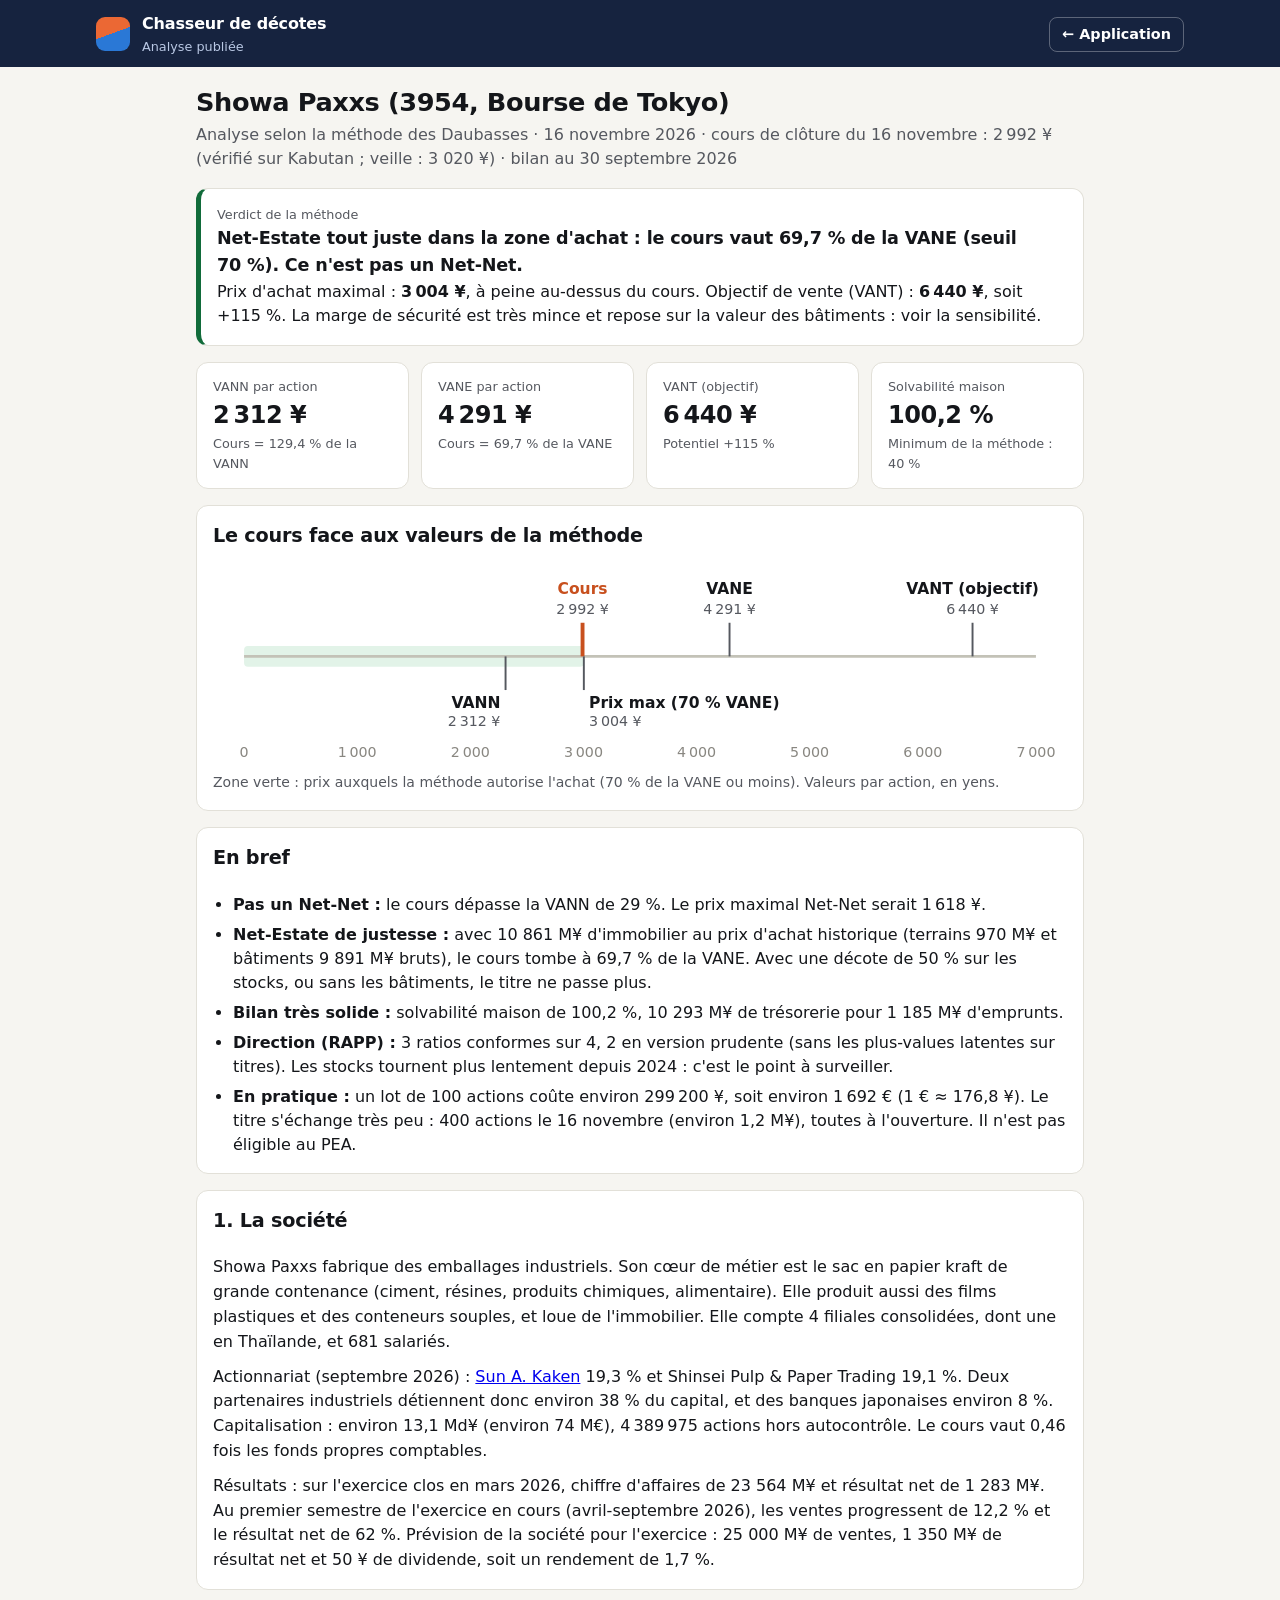
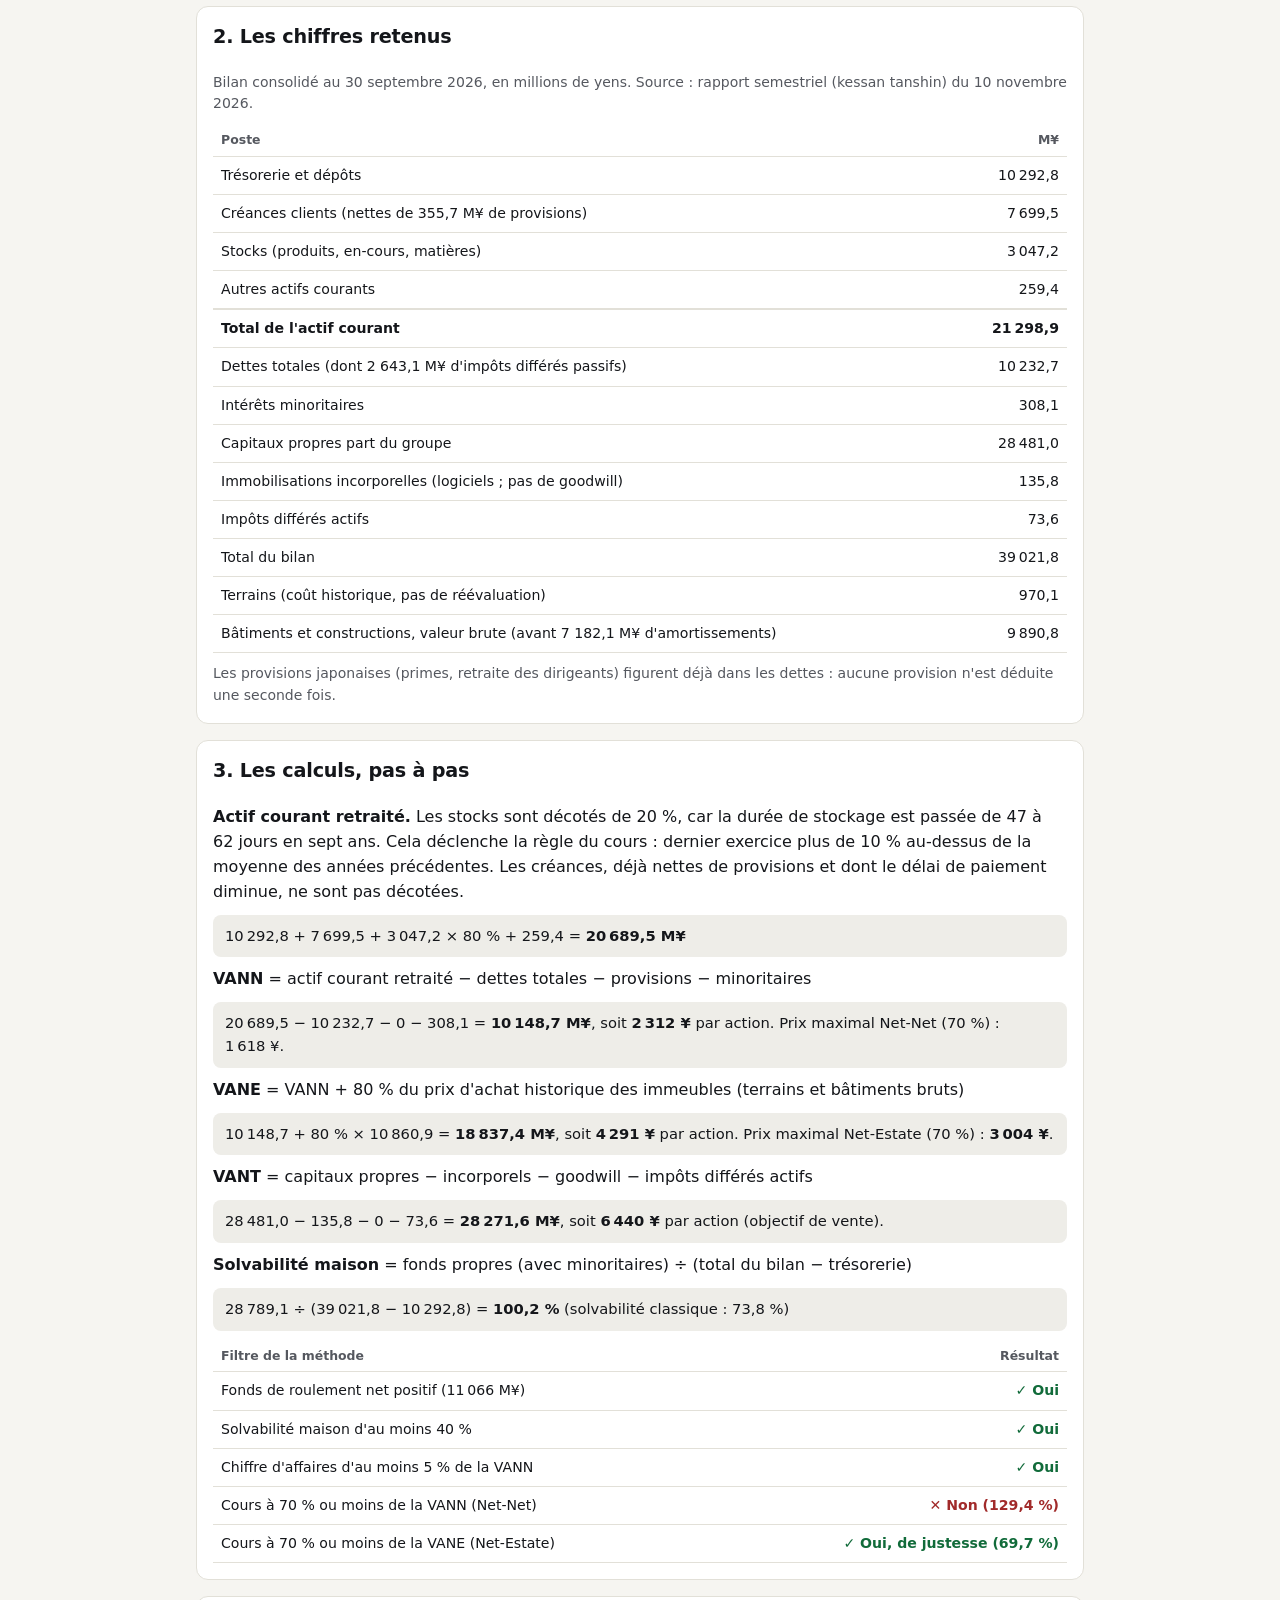
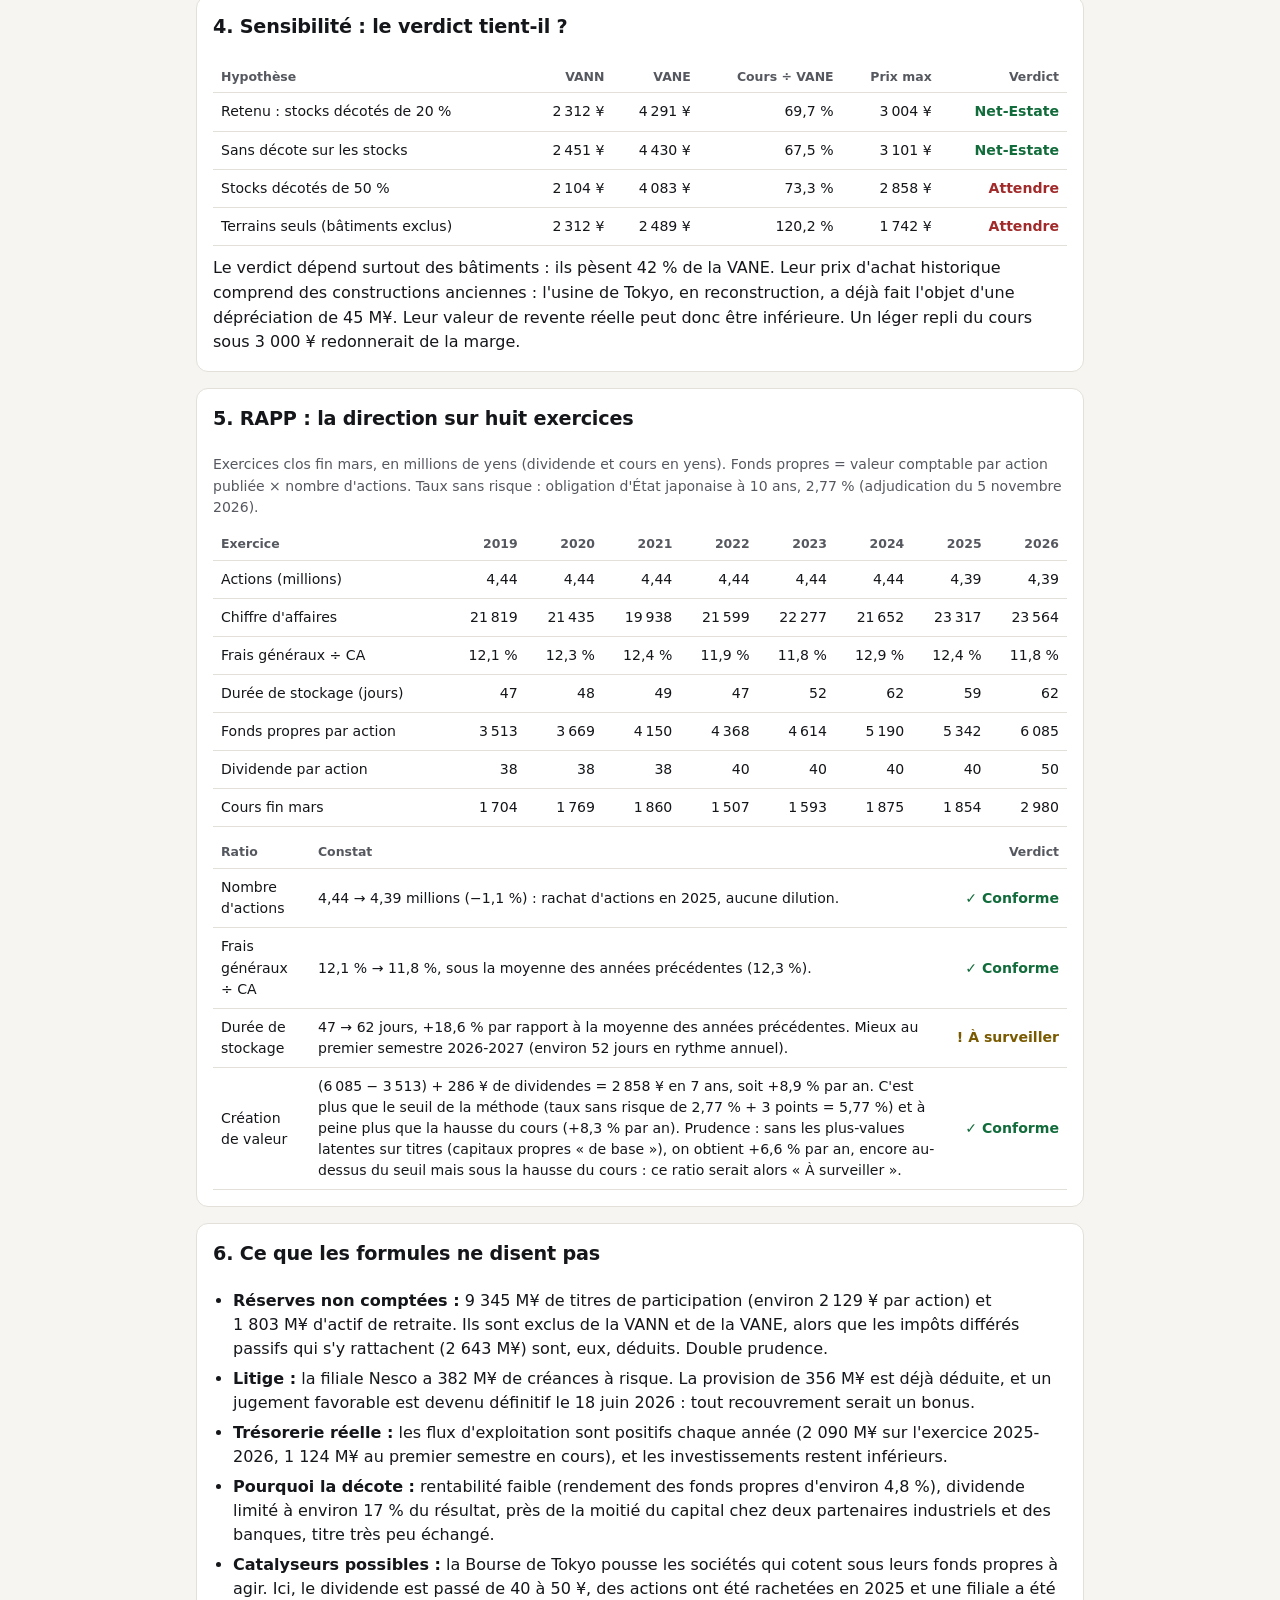
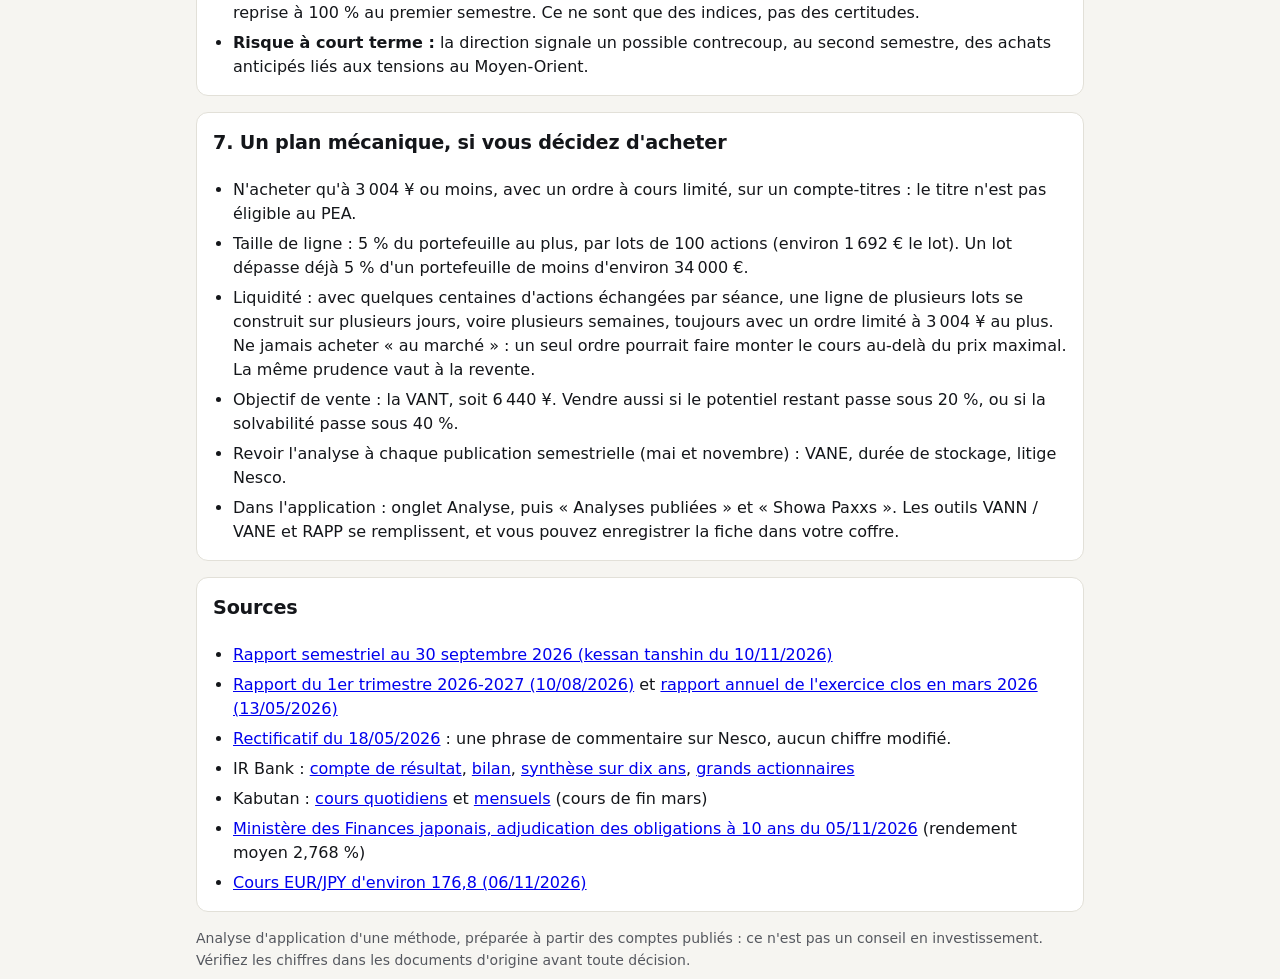
<file: analyses/3954-showa-paxxs.html>
<!doctype html>
<html lang="fr">
<head>
<meta charset="utf-8">
<meta name="viewport" content="width=device-width, initial-scale=1">
<meta http-equiv="Content-Security-Policy" content="default-src 'none'; style-src 'self'; img-src 'self' data:; base-uri 'none'; form-action 'none'">
<meta name="referrer" content="no-referrer">
<meta name="color-scheme" content="light dark">
<title>Showa Paxxs (3954) : analyse Daubasses</title>
<link rel="stylesheet" href="../css/style.css">
<link rel="stylesheet" href="../css/rapport.css">
</head>
<body class="rapport-page">
<header class="entete">
  <div class="entete-int">
    <div class="marque">
      <span class="logo" aria-hidden="true"></span>
      <div><p class="marque-nom">Chasseur de décotes</p><p class="marque-sous">Analyse publiée</p></div>
      <a class="retour" href="../index.html">← Application</a>
    </div>
  </div>
</header>
<main>
  <div class="vue">
  <div>
    <h1>Showa Paxxs (3954, Bourse de Tokyo)</h1>
    <p class="sous-titre">Analyse selon la méthode des Daubasses · 16 novembre 2026 · cours de clôture du 16 novembre : 2 992 ¥ (vérifié sur Kabutan ; veille : 3 020 ¥) · bilan au 30 septembre 2026</p>
  </div>

  <div class="bloc verdict v-achat">
    <p class="verdict-titre">Verdict de la méthode</p>
    <p class="verdict-texte">Net-Estate tout juste dans la zone d'achat : le cours vaut 69,7 % de la VANE (seuil 70 %). Ce n'est pas un Net-Net.</p>
    <p>Prix d'achat maximal : <strong>3 004 ¥</strong>, à peine au-dessus du cours. Objectif de vente (VANT) : <strong>6 440 ¥</strong>, soit +115 %. La marge de sécurité est très mince et repose sur la valeur des bâtiments : voir la sensibilité.</p>
  </div>

  <div class="tuiles">
    <div class="indic"><p class="indic-titre">VANN par action</p><p class="indic-valeur">2 312 ¥</p><p class="indic-detail">Cours = 129,4 % de la VANN</p></div>
    <div class="indic"><p class="indic-titre">VANE par action</p><p class="indic-valeur">4 291 ¥</p><p class="indic-detail">Cours = 69,7 % de la VANE</p></div>
    <div class="indic"><p class="indic-titre">VANT (objectif)</p><p class="indic-valeur">6 440 ¥</p><p class="indic-detail">Potentiel +115 %</p></div>
    <div class="indic"><p class="indic-titre">Solvabilité maison</p><p class="indic-valeur">100,2 %</p><p class="indic-detail">Minimum de la méthode : 40 %</p></div>
  </div>

  <section class="bloc">
    <h2>Le cours face aux valeurs de la méthode</h2>
    <svg class="echelle echelle-large" viewBox="0 0 660 148" role="img" aria-label="Cours de 2 992 ¥ comparé à la VANN (2 312 ¥), au prix maximal d'achat (3 004 ¥), à la VANE (4 291 ¥) et à la VANT (6 440 ¥)"><rect class="zone-achat" x="24" y="58" width="262.6" height="16" rx="3"/><line class="axe" x1="24" x2="636" y1="66" y2="66"/><text class="graduation" x="24.0" y="144" text-anchor="middle">0</text><text class="graduation" x="111.4" y="144" text-anchor="middle">1 000</text><text class="graduation" x="198.9" y="144" text-anchor="middle">2 000</text><text class="graduation" x="286.3" y="144" text-anchor="middle">3 000</text><text class="graduation" x="373.7" y="144" text-anchor="middle">4 000</text><text class="graduation" x="461.1" y="144" text-anchor="middle">5 000</text><text class="graduation" x="548.6" y="144" text-anchor="middle">6 000</text><text class="graduation" x="636.0" y="144" text-anchor="middle">7 000</text><line class="repere" x1="226.1" x2="226.1" y1="66" y2="92"/><text class="etiquette" x="222.1" y="106" text-anchor="end">VANN</text><text class="valeur" x="222.1" y="120" text-anchor="end">2 312 ¥</text><line class="repere cours" x1="285.6" x2="285.6" y1="40" y2="66"/><text class="etiquette cours" x="285.6" y="18" text-anchor="middle">Cours</text><text class="valeur" x="285.6" y="33" text-anchor="middle">2 992 ¥</text><line class="repere" x1="286.6" x2="286.6" y1="66" y2="92"/><text class="etiquette" x="290.6" y="106" text-anchor="start">Prix max (70 % VANE)</text><text class="valeur" x="290.6" y="120" text-anchor="start">3 004 ¥</text><line class="repere" x1="399.2" x2="399.2" y1="40" y2="66"/><text class="etiquette" x="399.2" y="18" text-anchor="middle">VANE</text><text class="valeur" x="399.2" y="33" text-anchor="middle">4 291 ¥</text><line class="repere" x1="587.0" x2="587.0" y1="40" y2="66"/><text class="etiquette" x="587.0" y="18" text-anchor="middle">VANT (objectif)</text><text class="valeur" x="587.0" y="33" text-anchor="middle">6 440 ¥</text></svg><svg class="echelle echelle-etroite" viewBox="0 0 320 148" role="img" aria-label="Cours de 2 992 ¥ comparé à la VANN (2 312 ¥), au prix maximal d'achat (3 004 ¥), à la VANE (4 291 ¥) et à la VANT (6 440 ¥)"><rect class="zone-achat" x="24" y="58" width="116.7" height="16" rx="3"/><line class="axe" x1="24" x2="296" y1="66" y2="66"/><text class="graduation" x="24.0" y="144" text-anchor="middle">0</text><text class="graduation" x="101.7" y="144" text-anchor="middle">2 000</text><text class="graduation" x="179.4" y="144" text-anchor="middle">4 000</text><text class="graduation" x="257.1" y="144" text-anchor="middle">6 000</text><line class="repere" x1="113.8" x2="113.8" y1="66" y2="92"/><text class="etiquette" x="109.8" y="106" text-anchor="end">VANN</text><text class="valeur" x="109.8" y="120" text-anchor="end">2 312 ¥</text><line class="repere cours" x1="140.3" x2="140.3" y1="40" y2="66"/><text class="etiquette cours" x="140.3" y="18" text-anchor="middle">Cours</text><text class="valeur" x="140.3" y="33" text-anchor="middle">2 992 ¥</text><line class="repere" x1="140.7" x2="140.7" y1="66" y2="92"/><text class="etiquette" x="144.7" y="106" text-anchor="start">Prix max (70 %)</text><text class="valeur" x="144.7" y="120" text-anchor="start">3 004 ¥</text><line class="repere" x1="190.7" x2="190.7" y1="40" y2="66"/><text class="etiquette" x="190.7" y="18" text-anchor="middle">VANE</text><text class="valeur" x="190.7" y="33" text-anchor="middle">4 291 ¥</text><line class="repere" x1="274.2" x2="274.2" y1="40" y2="66"/><text class="etiquette" x="274.2" y="18" text-anchor="middle">VANT</text><text class="valeur" x="274.2" y="33" text-anchor="middle">6 440 ¥</text></svg>
    <p class="note">Zone verte : prix auxquels la méthode autorise l'achat (70 % de la VANE ou moins). Valeurs par action, en yens.</p>
  </section>

  <section class="bloc">
    <h2>En bref</h2>
    <ul>
      <li><strong>Pas un Net-Net :</strong> le cours dépasse la VANN de 29 %. Le prix maximal Net-Net serait 1 618 ¥.</li>
      <li><strong>Net-Estate de justesse :</strong> avec 10 861 M¥ d'immobilier au prix d'achat historique (terrains 970 M¥ et bâtiments 9 891 M¥ bruts), le cours tombe à 69,7 % de la VANE. Avec une décote de 50 % sur les stocks, ou sans les bâtiments, le titre ne passe plus.</li>
      <li><strong>Bilan très solide :</strong> solvabilité maison de 100,2 %, 10 293 M¥ de trésorerie pour 1 185 M¥ d'emprunts.</li>
      <li><strong>Direction (RAPP) :</strong> 3 ratios conformes sur 4, 2 en version prudente (sans les plus-values latentes sur titres). Les stocks tournent plus lentement depuis 2024 : c'est le point à surveiller.</li>
      <li><strong>En pratique :</strong> un lot de 100 actions coûte environ 299 200 ¥, soit environ 1 692 € (1 € ≈ 176,8 ¥). Le titre s'échange très peu : 400 actions le 16 novembre (environ 1,2 M¥), toutes à l'ouverture. Il n'est pas éligible au PEA.</li>
    </ul>
  </section>

  <section class="bloc">
    <h2>1. La société</h2>
    <p>Showa Paxxs fabrique des emballages industriels. Son cœur de métier est le sac en papier kraft de grande contenance (ciment, résines, produits chimiques, alimentaire). Elle produit aussi des films plastiques et des conteneurs souples, et loue de l'immobilier. Elle compte 4 filiales consolidées, dont une en Thaïlande, et 681 salariés.</p>
    <p>Actionnariat (septembre 2026) : <a href="4234-sun-a-kaken.html">Sun A. Kaken</a> 19,3 % et Shinsei Pulp &amp; Paper Trading 19,1 %. Deux partenaires industriels détiennent donc environ 38 % du capital, et des banques japonaises environ 8 %. Capitalisation : environ 13,1 Md¥ (environ 74 M€), 4 389 975 actions hors autocontrôle. Le cours vaut 0,46 fois les fonds propres comptables.</p>
    <p>Résultats : sur l'exercice clos en mars 2026, chiffre d'affaires de 23 564 M¥ et résultat net de 1 283 M¥. Au premier semestre de l'exercice en cours (avril-septembre 2026), les ventes progressent de 12,2 % et le résultat net de 62 %. Prévision de la société pour l'exercice : 25 000 M¥ de ventes, 1 350 M¥ de résultat net et 50 ¥ de dividende, soit un rendement de 1,7 %.</p>
  </section>

  <section class="bloc">
    <h2>2. Les chiffres retenus</h2>
    <p class="note">Bilan consolidé au 30 septembre 2026, en millions de yens. Source : rapport semestriel (kessan tanshin) du 10 novembre 2026.</p>
    <div class="tableau-cadre"><table class="table-simple">
      <thead><tr><th scope="col">Poste</th><th scope="col" class="num">M¥</th></tr></thead>
      <tbody><tr><td>Trésorerie et dépôts</td><td class="num">10 292,8</td></tr><tr><td>Créances clients (nettes de 355,7 M¥ de provisions)</td><td class="num">7 699,5</td></tr><tr><td>Stocks (produits, en-cours, matières)</td><td class="num">3 047,2</td></tr><tr><td>Autres actifs courants</td><td class="num">259,4</td></tr><tr class="total"><td>Total de l'actif courant</td><td class="num">21 298,9</td></tr><tr><td>Dettes totales (dont 2 643,1 M¥ d'impôts différés passifs)</td><td class="num">10 232,7</td></tr><tr><td>Intérêts minoritaires</td><td class="num">308,1</td></tr><tr><td>Capitaux propres part du groupe</td><td class="num">28 481,0</td></tr><tr><td>Immobilisations incorporelles (logiciels ; pas de goodwill)</td><td class="num">135,8</td></tr><tr><td>Impôts différés actifs</td><td class="num">73,6</td></tr><tr><td>Total du bilan</td><td class="num">39 021,8</td></tr><tr><td>Terrains (coût historique, pas de réévaluation)</td><td class="num">970,1</td></tr><tr><td>Bâtiments et constructions, valeur brute (avant 7 182,1 M¥ d'amortissements)</td><td class="num">9 890,8</td></tr></tbody>
    </table></div>
    <p class="note">Les provisions japonaises (primes, retraite des dirigeants) figurent déjà dans les dettes : aucune provision n'est déduite une seconde fois.</p>
  </section>

  <section class="bloc">
    <h2>3. Les calculs, pas à pas</h2>
    <p><strong>Actif courant retraité.</strong> Les stocks sont décotés de 20 %, car la durée de stockage est passée de 47 à 62 jours en sept ans. Cela déclenche la règle du cours : dernier exercice plus de 10 % au-dessus de la moyenne des années précédentes. Les créances, déjà nettes de provisions et dont le délai de paiement diminue, ne sont pas décotées.</p>
    <p class="calcul">10 292,8 + 7 699,5 + 3 047,2 × 80 % + 259,4 = <strong>20 689,5 M¥</strong></p>
    <p><strong>VANN</strong> = actif courant retraité − dettes totales − provisions − minoritaires</p>
    <p class="calcul">20 689,5 − 10 232,7 − 0 − 308,1 = <strong>10 148,7 M¥</strong>, soit <strong>2 312 ¥</strong> par action. Prix maximal Net-Net (70 %) : 1 618 ¥.</p>
    <p><strong>VANE</strong> = VANN + 80 % du prix d'achat historique des immeubles (terrains et bâtiments bruts)</p>
    <p class="calcul">10 148,7 + 80 % × 10 860,9 = <strong>18 837,4 M¥</strong>, soit <strong>4 291 ¥</strong> par action. Prix maximal Net-Estate (70 %) : <strong>3 004 ¥</strong>.</p>
    <p><strong>VANT</strong> = capitaux propres − incorporels − goodwill − impôts différés actifs</p>
    <p class="calcul">28 481,0 − 135,8 − 0 − 73,6 = <strong>28 271,6 M¥</strong>, soit <strong>6 440 ¥</strong> par action (objectif de vente).</p>
    <p><strong>Solvabilité maison</strong> = fonds propres (avec minoritaires) ÷ (total du bilan − trésorerie)</p>
    <p class="calcul">28 789,1 ÷ (39 021,8 − 10 292,8) = <strong>100,2 %</strong> (solvabilité classique : 73,8 %)</p>
    <div class="tableau-cadre"><table class="table-simple">
      <thead><tr><th scope="col">Filtre de la méthode</th><th scope="col" class="num">Résultat</th></tr></thead>
      <tbody>
        <tr><td>Fonds de roulement net positif (11 066 M¥)</td><td class="num ok">✓ Oui</td></tr>
        <tr><td>Solvabilité maison d'au moins 40 %</td><td class="num ok">✓ Oui</td></tr>
        <tr><td>Chiffre d'affaires d'au moins 5 % de la VANN</td><td class="num ok">✓ Oui</td></tr>
        <tr><td>Cours à 70 % ou moins de la VANN (Net-Net)</td><td class="num ko">✕ Non (129,4 %)</td></tr>
        <tr><td>Cours à 70 % ou moins de la VANE (Net-Estate)</td><td class="num ok">✓ Oui, de justesse (69,7 %)</td></tr>
      </tbody>
    </table></div>
  </section>

  <section class="bloc">
    <h2>4. Sensibilité : le verdict tient-il ?</h2>
    <div class="tableau-cadre"><table class="table-simple">
      <thead><tr><th scope="col">Hypothèse</th><th scope="col" class="num">VANN</th><th scope="col" class="num">VANE</th><th scope="col" class="num">Cours ÷ VANE</th><th scope="col" class="num">Prix max</th><th scope="col" class="num">Verdict</th></tr></thead>
      <tbody><tr><td>Retenu : stocks décotés de 20 %</td><td class="num">2 312 ¥</td><td class="num">4 291 ¥</td><td class="num">69,7 %</td><td class="num">3 004 ¥</td><td class="num ok">Net-Estate</td></tr><tr><td>Sans décote sur les stocks</td><td class="num">2 451 ¥</td><td class="num">4 430 ¥</td><td class="num">67,5 %</td><td class="num">3 101 ¥</td><td class="num ok">Net-Estate</td></tr><tr><td>Stocks décotés de 50 %</td><td class="num">2 104 ¥</td><td class="num">4 083 ¥</td><td class="num">73,3 %</td><td class="num">2 858 ¥</td><td class="num ko">Attendre</td></tr><tr><td>Terrains seuls (bâtiments exclus)</td><td class="num">2 312 ¥</td><td class="num">2 489 ¥</td><td class="num">120,2 %</td><td class="num">1 742 ¥</td><td class="num ko">Attendre</td></tr></tbody>
    </table></div>
    <p>Le verdict dépend surtout des bâtiments : ils pèsent 42 % de la VANE. Leur prix d'achat historique comprend des constructions anciennes : l'usine de Tokyo, en reconstruction, a déjà fait l'objet d'une dépréciation de 45 M¥. Leur valeur de revente réelle peut donc être inférieure. Un léger repli du cours sous 3 000 ¥ redonnerait de la marge.</p>
  </section>

  <section class="bloc">
    <h2>5. RAPP : la direction sur huit exercices</h2>
    <p class="note">Exercices clos fin mars, en millions de yens (dividende et cours en yens). Fonds propres = valeur comptable par action publiée × nombre d'actions. Taux sans risque : obligation d'État japonaise à 10 ans, 2,77 % (adjudication du 5 novembre 2026).</p>
    <div class="tableau-cadre"><table class="table-simple">
      <thead><tr><th scope="col">Exercice</th><th scope="col" class="num">2019</th><th scope="col" class="num">2020</th><th scope="col" class="num">2021</th><th scope="col" class="num">2022</th><th scope="col" class="num">2023</th><th scope="col" class="num">2024</th><th scope="col" class="num">2025</th><th scope="col" class="num">2026</th></tr></thead>
      <tbody>
        <tr><td>Actions (millions)</td><td class="num">4,44</td><td class="num">4,44</td><td class="num">4,44</td><td class="num">4,44</td><td class="num">4,44</td><td class="num">4,44</td><td class="num">4,39</td><td class="num">4,39</td></tr>
        <tr><td>Chiffre d'affaires</td><td class="num">21 819</td><td class="num">21 435</td><td class="num">19 938</td><td class="num">21 599</td><td class="num">22 277</td><td class="num">21 652</td><td class="num">23 317</td><td class="num">23 564</td></tr>
        <tr><td>Frais généraux ÷ CA</td><td class="num">12,1 %</td><td class="num">12,3 %</td><td class="num">12,4 %</td><td class="num">11,9 %</td><td class="num">11,8 %</td><td class="num">12,9 %</td><td class="num">12,4 %</td><td class="num">11,8 %</td></tr>
        <tr><td>Durée de stockage (jours)</td><td class="num">47</td><td class="num">48</td><td class="num">49</td><td class="num">47</td><td class="num">52</td><td class="num">62</td><td class="num">59</td><td class="num">62</td></tr>
        <tr><td>Fonds propres par action</td><td class="num">3 513</td><td class="num">3 669</td><td class="num">4 150</td><td class="num">4 368</td><td class="num">4 614</td><td class="num">5 190</td><td class="num">5 342</td><td class="num">6 085</td></tr>
        <tr><td>Dividende par action</td><td class="num">38</td><td class="num">38</td><td class="num">38</td><td class="num">40</td><td class="num">40</td><td class="num">40</td><td class="num">40</td><td class="num">50</td></tr>
        <tr><td>Cours fin mars</td><td class="num">1 704</td><td class="num">1 769</td><td class="num">1 860</td><td class="num">1 507</td><td class="num">1 593</td><td class="num">1 875</td><td class="num">1 854</td><td class="num">2 980</td></tr>
      </tbody>
    </table></div>
    <div class="tableau-cadre"><table class="table-simple">
      <thead><tr><th scope="col">Ratio</th><th scope="col">Constat</th><th scope="col" class="num">Verdict</th></tr></thead>
      <tbody>
        <tr><td>Nombre d'actions</td><td>4,44 → 4,39 millions (−1,1 %) : rachat d'actions en 2025, aucune dilution.</td><td class="num ok">✓ Conforme</td></tr>
        <tr><td>Frais généraux ÷ CA</td><td>12,1 % → 11,8 %, sous la moyenne des années précédentes (12,3 %).</td><td class="num ok">✓ Conforme</td></tr>
        <tr><td>Durée de stockage</td><td>47 → 62 jours, +18,6 % par rapport à la moyenne des années précédentes. Mieux au premier semestre 2026-2027 (environ 52 jours en rythme annuel).</td><td class="num vg">! À surveiller</td></tr>
        <tr><td>Création de valeur</td><td>(6 085 − 3 513) + 286 ¥ de dividendes = 2 858 ¥ en 7 ans, soit +8,9 % par an. C'est plus que le seuil de la méthode (taux sans risque de 2,77 % + 3 points = 5,77 %) et à peine plus que la hausse du cours (+8,3 % par an). Prudence : sans les plus-values latentes sur titres (capitaux propres « de base »), on obtient +6,6 % par an, encore au-dessus du seuil mais sous la hausse du cours : ce ratio serait alors « À surveiller ».</td><td class="num ok">✓ Conforme</td></tr>
      </tbody>
    </table></div>
  </section>

  <section class="bloc">
    <h2>6. Ce que les formules ne disent pas</h2>
    <ul>
      <li><strong>Réserves non comptées :</strong> 9 345 M¥ de titres de participation (environ 2 129 ¥ par action) et 1 803 M¥ d'actif de retraite. Ils sont exclus de la VANN et de la VANE, alors que les impôts différés passifs qui s'y rattachent (2 643 M¥) sont, eux, déduits. Double prudence.</li>
      <li><strong>Litige :</strong> la filiale Nesco a 382 M¥ de créances à risque. La provision de 356 M¥ est déjà déduite, et un jugement favorable est devenu définitif le 18 juin 2026 : tout recouvrement serait un bonus.</li>
      <li><strong>Trésorerie réelle :</strong> les flux d'exploitation sont positifs chaque année (2 090 M¥ sur l'exercice 2025-2026, 1 124 M¥ au premier semestre en cours), et les investissements restent inférieurs.</li>
      <li><strong>Pourquoi la décote :</strong> rentabilité faible (rendement des fonds propres d'environ 4,8 %), dividende limité à environ 17 % du résultat, près de la moitié du capital chez deux partenaires industriels et des banques, titre très peu échangé.</li>
      <li><strong>Catalyseurs possibles :</strong> la Bourse de Tokyo pousse les sociétés qui cotent sous leurs fonds propres à agir. Ici, le dividende est passé de 40 à 50 ¥, des actions ont été rachetées en 2025 et une filiale a été reprise à 100 % au premier semestre. Ce ne sont que des indices, pas des certitudes.</li>
      <li><strong>Risque à court terme :</strong> la direction signale un possible contrecoup, au second semestre, des achats anticipés liés aux tensions au Moyen-Orient.</li>
    </ul>
  </section>

  <section class="bloc">
    <h2>7. Un plan mécanique, si vous décidez d'acheter</h2>
    <ul>
      <li>N'acheter qu'à 3 004 ¥ ou moins, avec un ordre à cours limité, sur un compte-titres : le titre n'est pas éligible au PEA.</li>
      <li>Taille de ligne : 5 % du portefeuille au plus, par lots de 100 actions (environ 1 692 € le lot). Un lot dépasse déjà 5 % d'un portefeuille de moins d'environ 34 000 €.</li>
      <li>Liquidité : avec quelques centaines d'actions échangées par séance, une ligne de plusieurs lots se construit sur plusieurs jours, voire plusieurs semaines, toujours avec un ordre limité à 3 004 ¥ au plus. Ne jamais acheter « au marché » : un seul ordre pourrait faire monter le cours au-delà du prix maximal. La même prudence vaut à la revente.</li>
      <li>Objectif de vente : la VANT, soit 6 440 ¥. Vendre aussi si le potentiel restant passe sous 20 %, ou si la solvabilité passe sous 40 %.</li>
      <li>Revoir l'analyse à chaque publication semestrielle (mai et novembre) : VANE, durée de stockage, litige Nesco.</li>
      <li>Dans l'application : onglet Analyse, puis « Analyses publiées » et « Showa Paxxs ». Les outils VANN / VANE et RAPP se remplissent, et vous pouvez enregistrer la fiche dans votre coffre.</li>
    </ul>
  </section>

  <section class="bloc">
    <h2>Sources</h2>
    <ul class="sources">
      <li><a href="https://finance-frontend-pc-dist.west.edge.storage-yahoo.jp/disclosure/20261110/20261109568819.pdf">Rapport semestriel au 30 septembre 2026 (kessan tanshin du 10/11/2026)</a></li>
      <li><a href="https://finance.biggo.jp/news/jpx_tdnet_140120260807515360">Rapport du 1er trimestre 2026-2027 (10/08/2026)</a> et <a href="https://finance.biggo.jp/news/jpx_tdnet_140120260512524770">rapport annuel de l'exercice clos en mars 2026 (13/05/2026)</a></li>
      <li><a href="https://finance-frontend-pc-dist.west.edge.storage-yahoo.jp/disclosure/20260518/20260515538489.pdf">Rectificatif du 18/05/2026</a> : une phrase de commentaire sur Nesco, aucun chiffre modifié.</li>
      <li>IR Bank : <a href="https://irbank.net/E00686/pl">compte de résultat</a>, <a href="https://irbank.net/E00686/bs">bilan</a>, <a href="https://irbank.net/E00686/results">synthèse sur dix ans</a>, <a href="https://irbank.net/E00686/holder">grands actionnaires</a></li>
      <li>Kabutan : <a href="https://kabutan.jp/stock/kabuka?code=3954&amp;ashi=day">cours quotidiens</a> et <a href="https://kabutan.jp/stock/kabuka?code=3954&amp;ashi=mon">mensuels</a> (cours de fin mars)</li>
      <li><a href="https://www.mof.go.jp/english/policy/jgbs/auction/calendar/eresul/eresul20261105.htm">Ministère des Finances japonais, adjudication des obligations à 10 ans du 05/11/2026</a> (rendement moyen 2,768 %)</li>
      <li><a href="https://www.mitrade.com/insights/news/live-news/article-1-2237028-20261106">Cours EUR/JPY d'environ 176,8 (06/11/2026)</a></li>
    </ul>
  </section>

  <p class="note">Analyse d'application d'une méthode, préparée à partir des comptes publiés : ce n'est pas un conseil en investissement. Vérifiez les chiffres dans les documents d'origine avant toute décision.</p>
  </div>
</main>
</body>
</html>
</file>
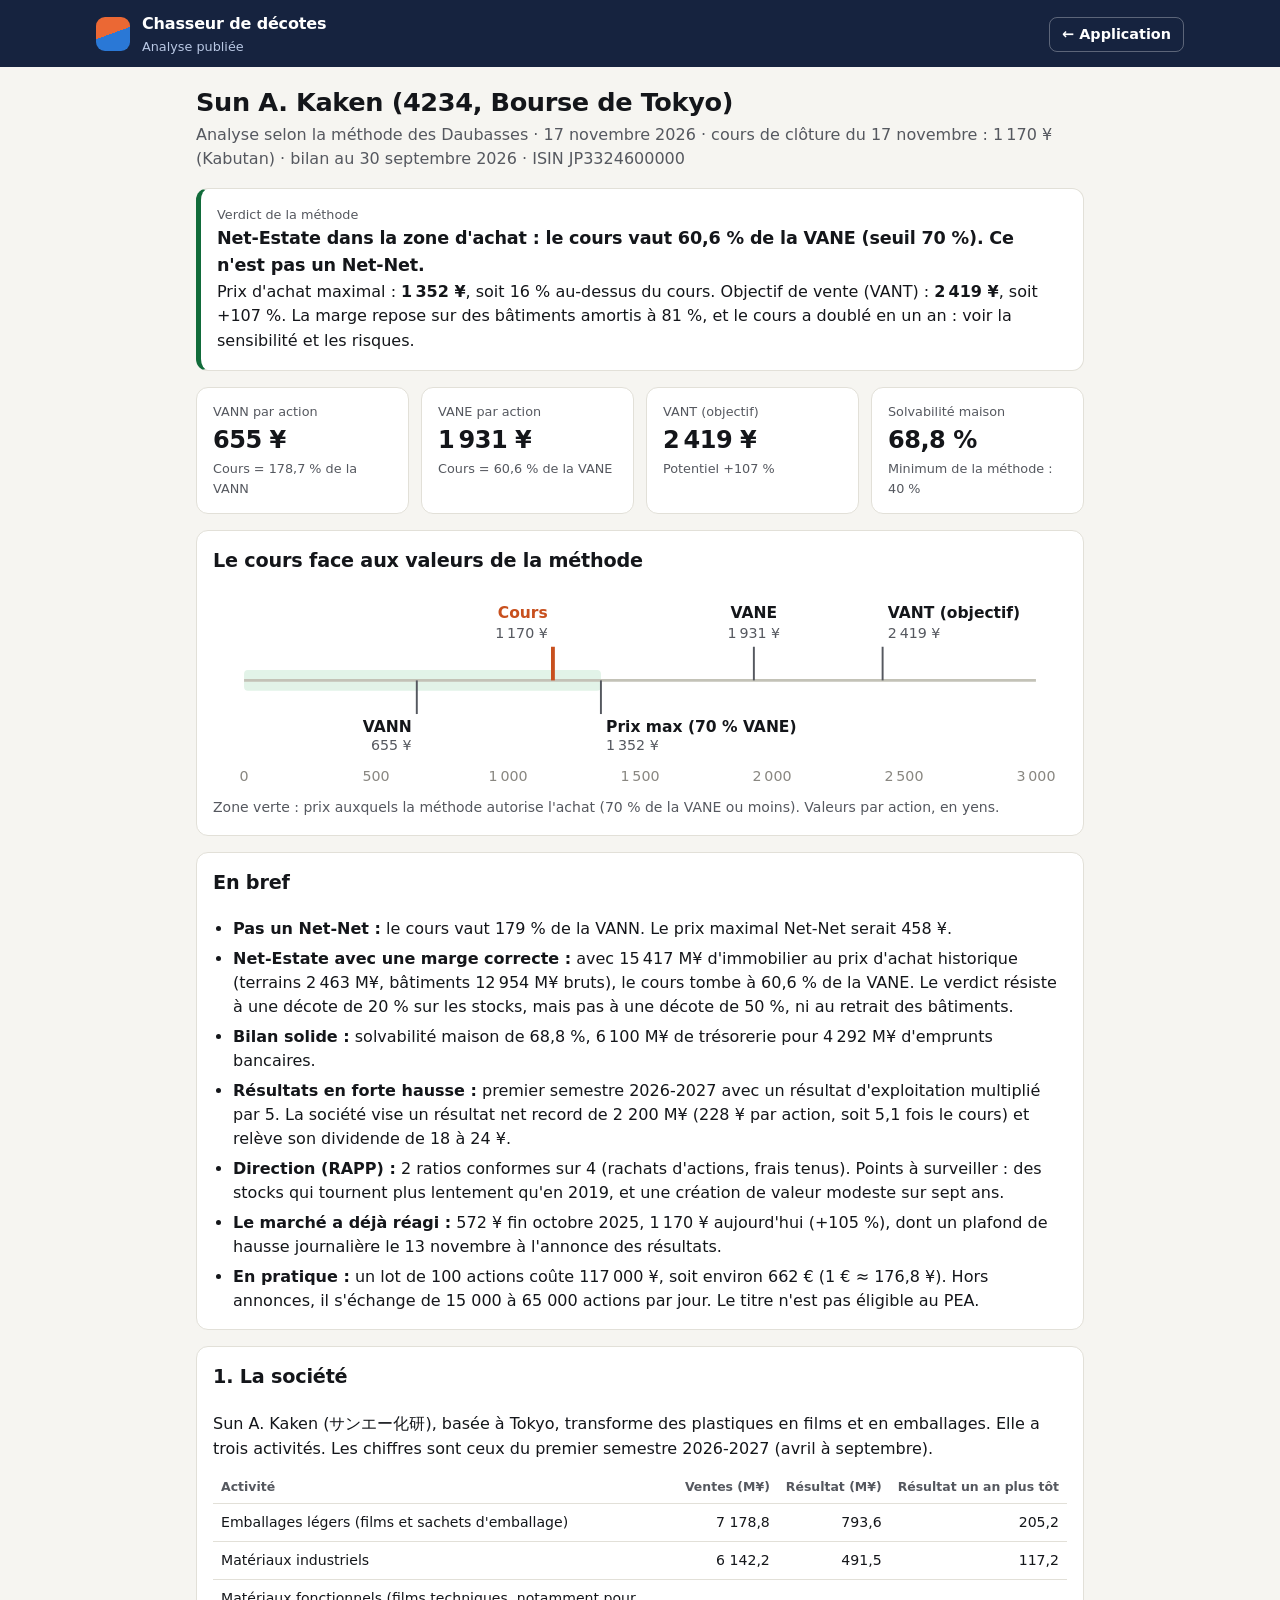
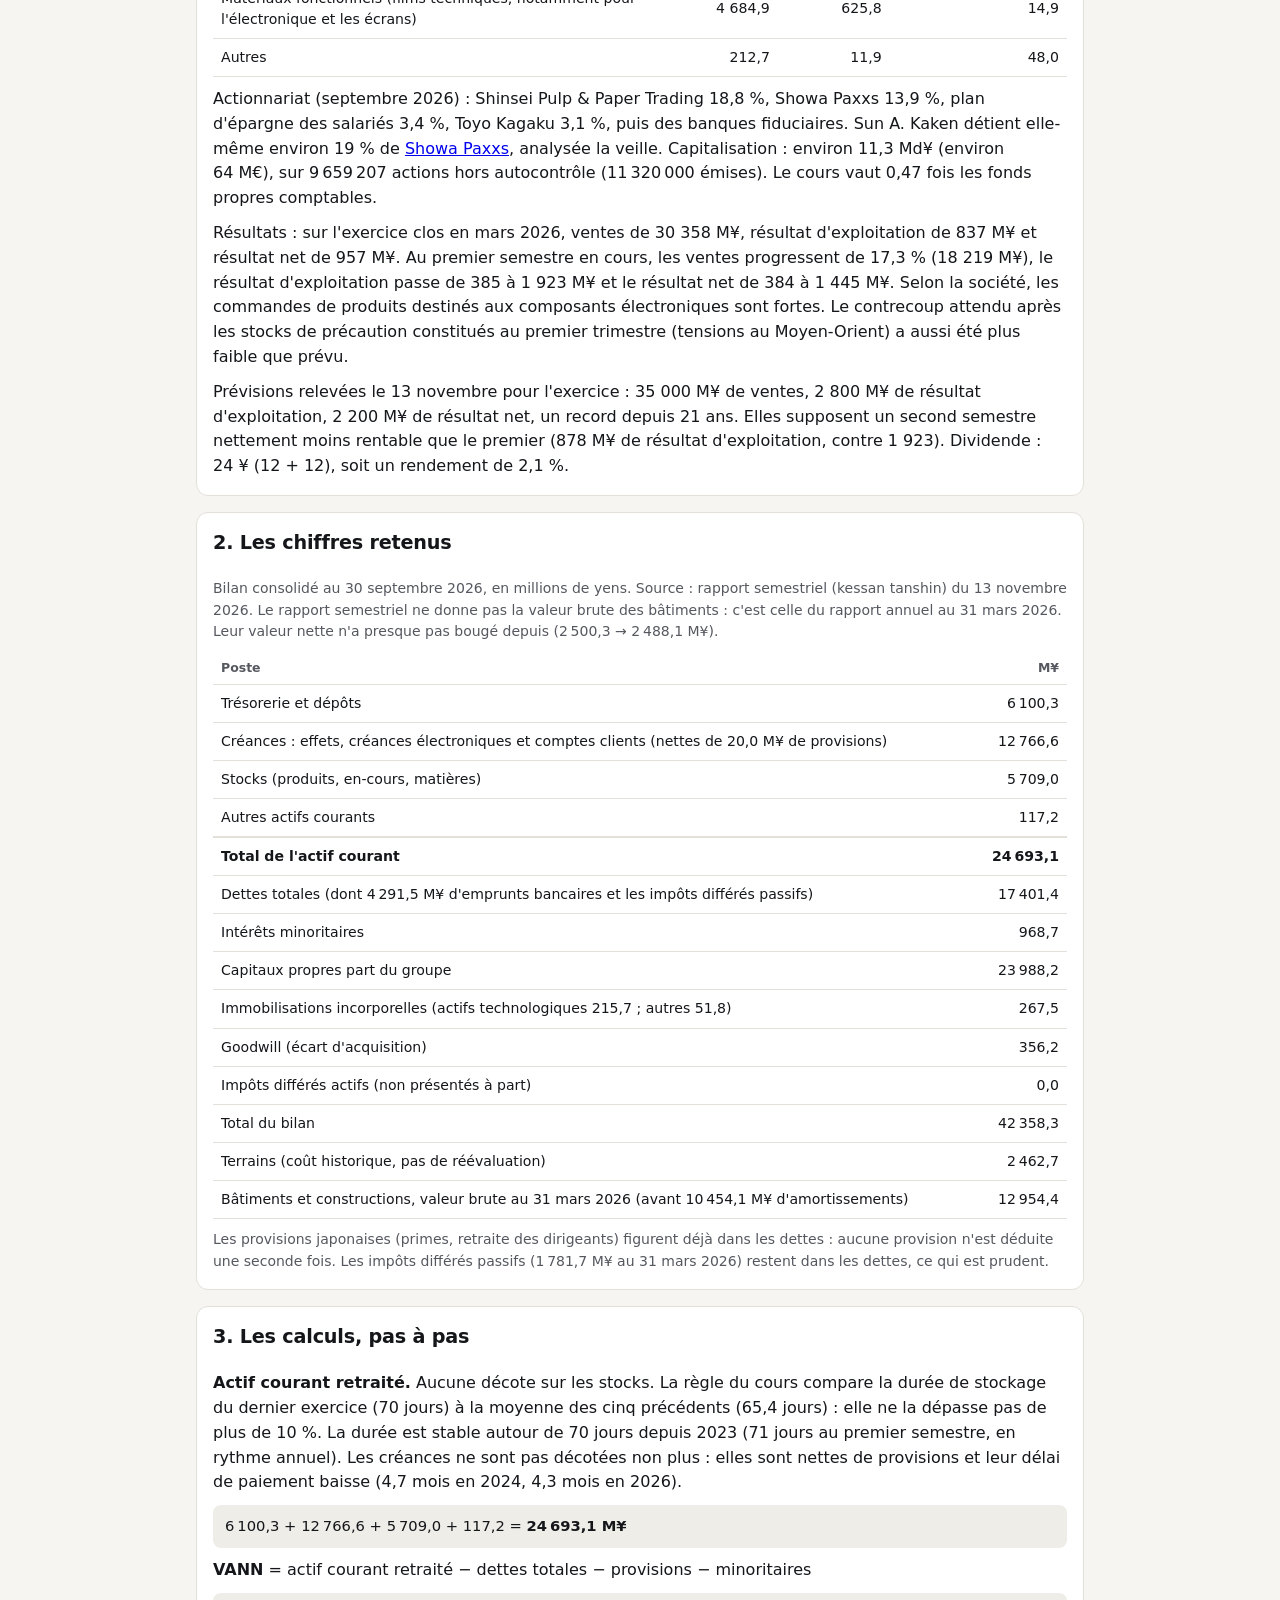
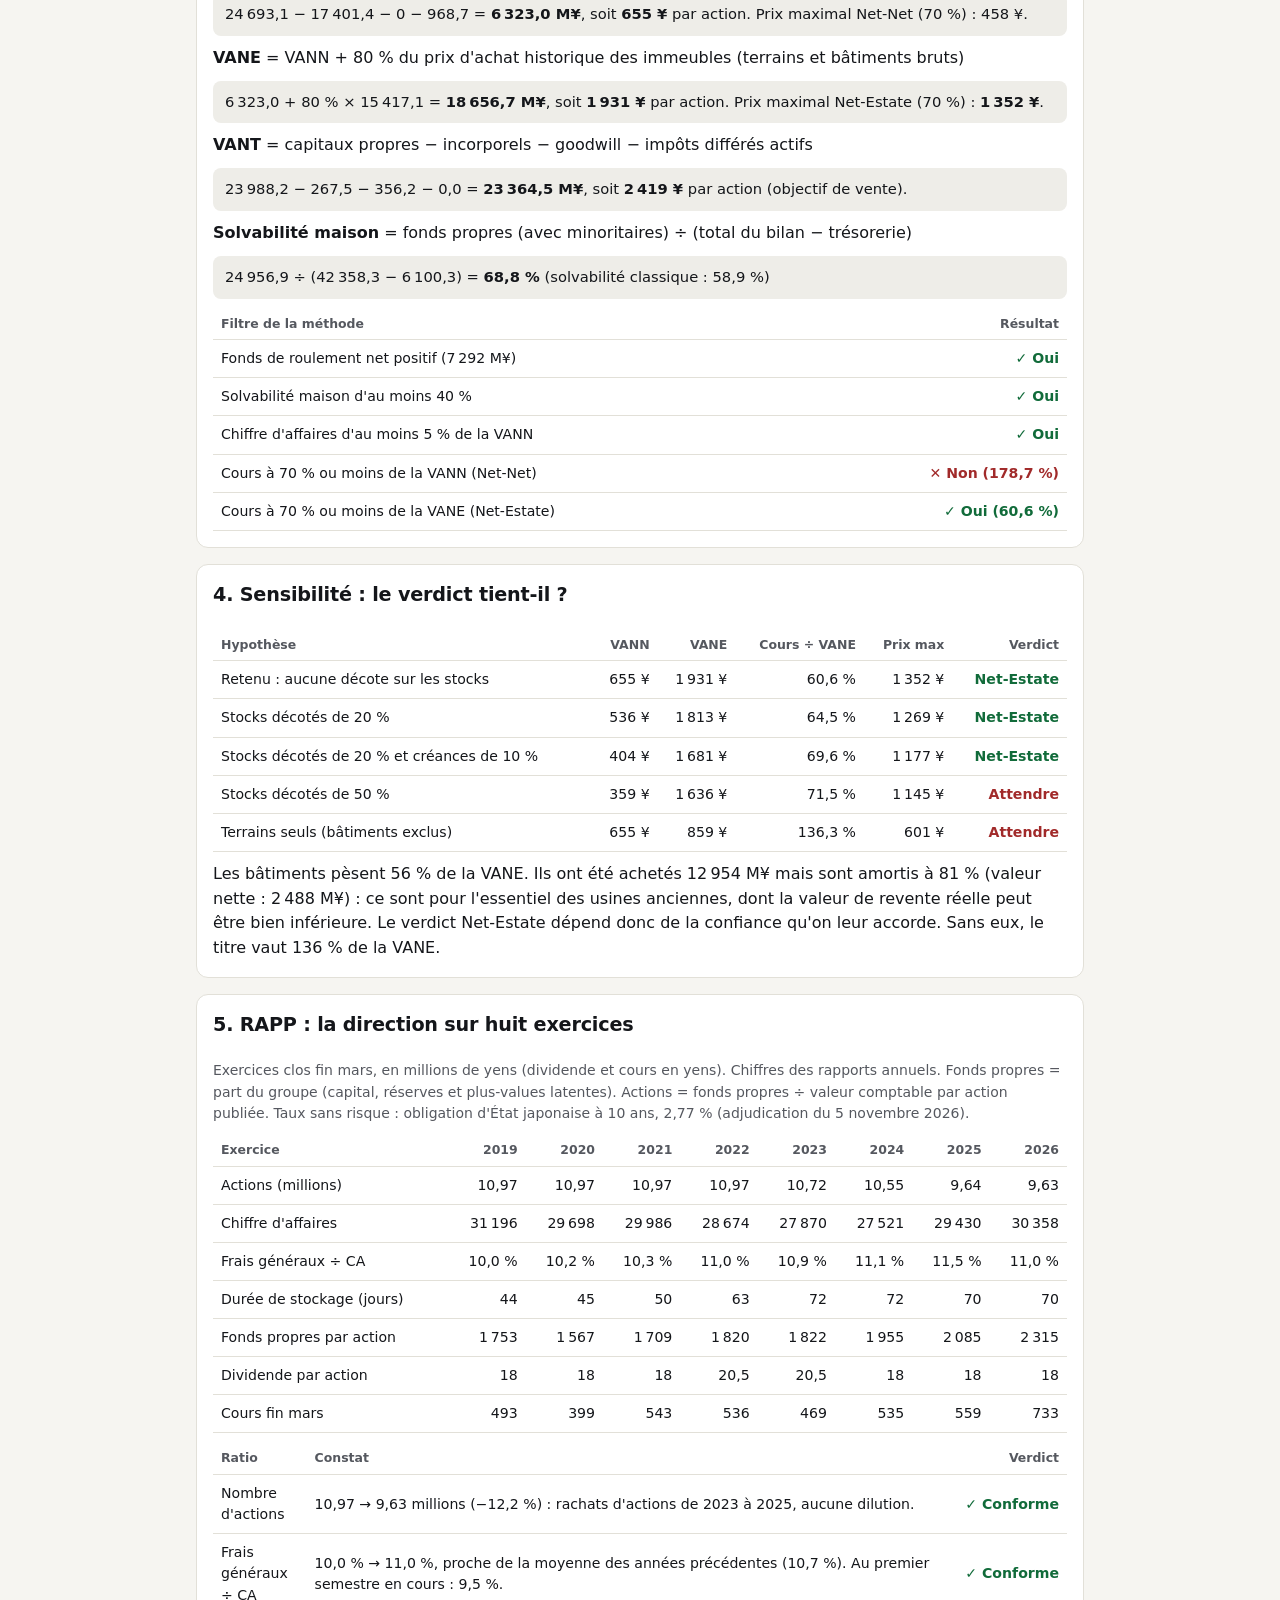
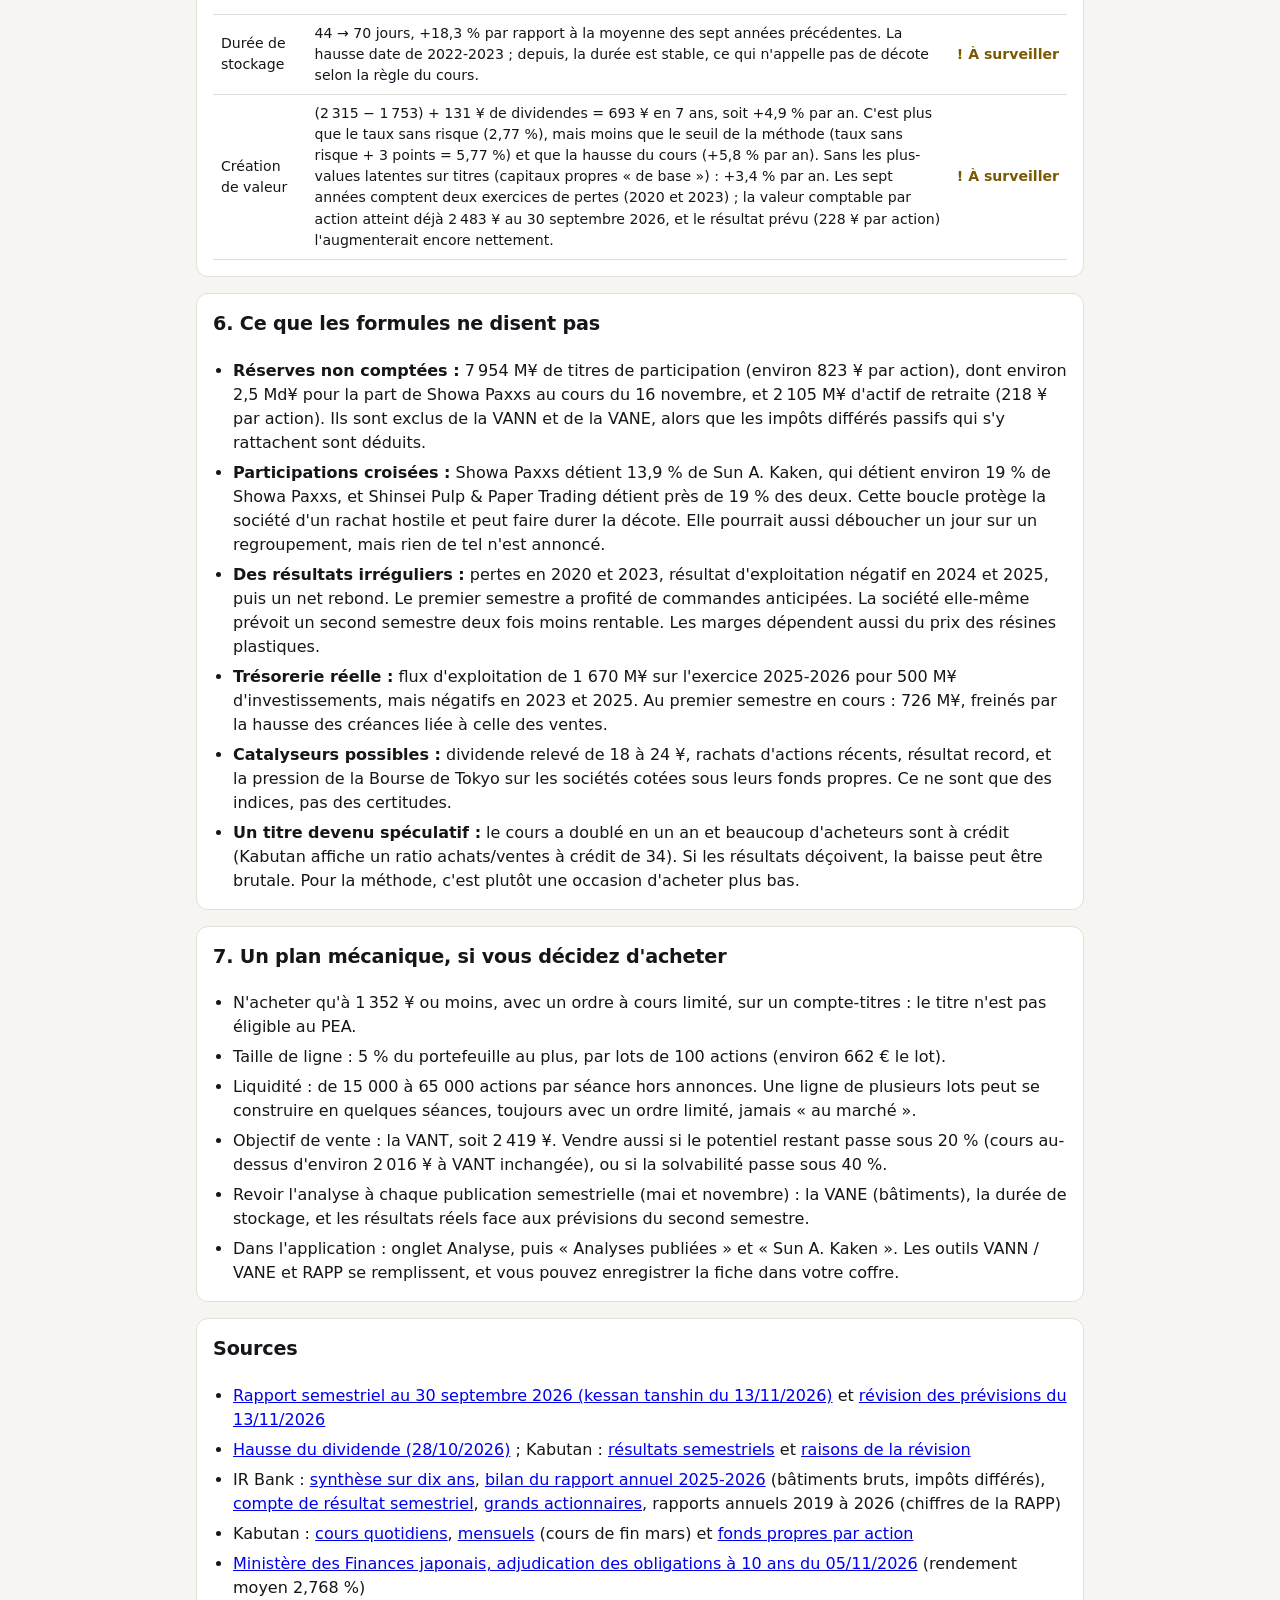
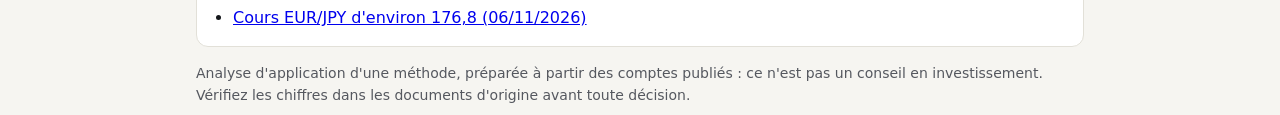
<file: analyses/4234-sun-a-kaken.html>
<!doctype html>
<html lang="fr">
<head>
<meta charset="utf-8">
<meta name="viewport" content="width=device-width, initial-scale=1">
<meta http-equiv="Content-Security-Policy" content="default-src 'none'; style-src 'self'; img-src 'self' data:; base-uri 'none'; form-action 'none'">
<meta name="referrer" content="no-referrer">
<meta name="color-scheme" content="light dark">
<title>Sun A. Kaken (4234) : analyse Daubasses</title>
<link rel="stylesheet" href="../css/style.css">
<link rel="stylesheet" href="../css/rapport.css">
</head>
<body class="rapport-page">
<header class="entete">
  <div class="entete-int">
    <div class="marque">
      <span class="logo" aria-hidden="true"></span>
      <div><p class="marque-nom">Chasseur de décotes</p><p class="marque-sous">Analyse publiée</p></div>
      <a class="retour" href="../index.html">← Application</a>
    </div>
  </div>
</header>
<main>
  <div class="vue">
  <div>
    <h1>Sun A. Kaken (4234, Bourse de Tokyo)</h1>
    <p class="sous-titre">Analyse selon la méthode des Daubasses · 17 novembre 2026 · cours de clôture du 17 novembre : 1 170 ¥ (Kabutan) · bilan au 30 septembre 2026 · ISIN JP3324600000</p>
  </div>

  <div class="bloc verdict v-achat">
    <p class="verdict-titre">Verdict de la méthode</p>
    <p class="verdict-texte">Net-Estate dans la zone d'achat : le cours vaut 60,6 % de la VANE (seuil 70 %). Ce n'est pas un Net-Net.</p>
    <p>Prix d'achat maximal : <strong>1 352 ¥</strong>, soit 16 % au-dessus du cours. Objectif de vente (VANT) : <strong>2 419 ¥</strong>, soit +107 %. La marge repose sur des bâtiments amortis à 81 %, et le cours a doublé en un an : voir la sensibilité et les risques.</p>
  </div>

  <div class="tuiles">
    <div class="indic"><p class="indic-titre">VANN par action</p><p class="indic-valeur">655 ¥</p><p class="indic-detail">Cours = 178,7 % de la VANN</p></div>
    <div class="indic"><p class="indic-titre">VANE par action</p><p class="indic-valeur">1 931 ¥</p><p class="indic-detail">Cours = 60,6 % de la VANE</p></div>
    <div class="indic"><p class="indic-titre">VANT (objectif)</p><p class="indic-valeur">2 419 ¥</p><p class="indic-detail">Potentiel +107 %</p></div>
    <div class="indic"><p class="indic-titre">Solvabilité maison</p><p class="indic-valeur">68,8 %</p><p class="indic-detail">Minimum de la méthode : 40 %</p></div>
  </div>

  <section class="bloc">
    <h2>Le cours face aux valeurs de la méthode</h2>
    <svg class="echelle echelle-large" viewBox="0 0 660 148" role="img" aria-label="Cours de 1 170 ¥ comparé à la VANN (655 ¥), au prix maximal d'achat (1 352 ¥), à la VANE (1 931 ¥) et à la VANT (2 419 ¥)"><rect class="zone-achat" x="24" y="58" width="275.8" height="16" rx="3"/><line class="axe" x1="24" x2="636" y1="66" y2="66"/><text class="graduation" x="24.0" y="144" text-anchor="middle">0</text><text class="graduation" x="126.0" y="144" text-anchor="middle">500</text><text class="graduation" x="228.0" y="144" text-anchor="middle">1 000</text><text class="graduation" x="330.0" y="144" text-anchor="middle">1 500</text><text class="graduation" x="432.0" y="144" text-anchor="middle">2 000</text><text class="graduation" x="534.0" y="144" text-anchor="middle">2 500</text><text class="graduation" x="636.0" y="144" text-anchor="middle">3 000</text><line class="repere" x1="157.5" x2="157.5" y1="66" y2="92"/><text class="etiquette" x="153.5" y="106" text-anchor="end">VANN</text><text class="valeur" x="153.5" y="120" text-anchor="end">655 ¥</text><line class="repere cours" x1="262.7" x2="262.7" y1="40" y2="66"/><text class="etiquette cours" x="258.7" y="18" text-anchor="end">Cours</text><text class="valeur" x="258.7" y="33" text-anchor="end">1 170 ¥</text><line class="repere" x1="299.8" x2="299.8" y1="66" y2="92"/><text class="etiquette" x="303.8" y="106" text-anchor="start">Prix max (70 % VANE)</text><text class="valeur" x="303.8" y="120" text-anchor="start">1 352 ¥</text><line class="repere" x1="418.0" x2="418.0" y1="40" y2="66"/><text class="etiquette" x="418.0" y="18" text-anchor="middle">VANE</text><text class="valeur" x="418.0" y="33" text-anchor="middle">1 931 ¥</text><line class="repere" x1="517.5" x2="517.5" y1="40" y2="66"/><text class="etiquette" x="521.5" y="18" text-anchor="start">VANT (objectif)</text><text class="valeur" x="521.5" y="33" text-anchor="start">2 419 ¥</text></svg><svg class="echelle echelle-etroite" viewBox="0 0 320 148" role="img" aria-label="Cours de 1 170 ¥ comparé à la VANN (655 ¥), au prix maximal d'achat (1 352 ¥), à la VANE (1 931 ¥) et à la VANT (2 419 ¥)"><rect class="zone-achat" x="24" y="58" width="122.6" height="16" rx="3"/><line class="axe" x1="24" x2="296" y1="66" y2="66"/><text class="graduation" x="24.0" y="144" text-anchor="middle">0</text><text class="graduation" x="114.7" y="144" text-anchor="middle">1 000</text><text class="graduation" x="205.3" y="144" text-anchor="middle">2 000</text><text class="graduation" x="296.0" y="144" text-anchor="middle">3 000</text><line class="repere" x1="83.4" x2="83.4" y1="66" y2="92"/><text class="etiquette" x="79.4" y="106" text-anchor="end">VANN</text><text class="valeur" x="79.4" y="120" text-anchor="end">655 ¥</text><line class="repere cours" x1="130.1" x2="130.1" y1="40" y2="66"/><text class="etiquette cours" x="126.1" y="18" text-anchor="end">Cours</text><text class="valeur" x="126.1" y="33" text-anchor="end">1 170 ¥</text><line class="repere" x1="146.6" x2="146.6" y1="66" y2="92"/><text class="etiquette" x="150.6" y="106" text-anchor="start">Prix max (70 %)</text><text class="valeur" x="150.6" y="120" text-anchor="start">1 352 ¥</text><line class="repere" x1="199.1" x2="199.1" y1="40" y2="66"/><text class="etiquette" x="199.1" y="18" text-anchor="middle">VANE</text><text class="valeur" x="199.1" y="33" text-anchor="middle">1 931 ¥</text><line class="repere" x1="243.3" x2="243.3" y1="40" y2="66"/><text class="etiquette" x="247.3" y="18" text-anchor="start">VANT</text><text class="valeur" x="247.3" y="33" text-anchor="start">2 419 ¥</text></svg>
    <p class="note">Zone verte : prix auxquels la méthode autorise l'achat (70 % de la VANE ou moins). Valeurs par action, en yens.</p>
  </section>

  <section class="bloc">
    <h2>En bref</h2>
    <ul>
      <li><strong>Pas un Net-Net :</strong> le cours vaut 179 % de la VANN. Le prix maximal Net-Net serait 458 ¥.</li>
      <li><strong>Net-Estate avec une marge correcte :</strong> avec 15 417 M¥ d'immobilier au prix d'achat historique (terrains 2 463 M¥, bâtiments 12 954 M¥ bruts), le cours tombe à 60,6 % de la VANE. Le verdict résiste à une décote de 20 % sur les stocks, mais pas à une décote de 50 %, ni au retrait des bâtiments.</li>
      <li><strong>Bilan solide :</strong> solvabilité maison de 68,8 %, 6 100 M¥ de trésorerie pour 4 292 M¥ d'emprunts bancaires.</li>
      <li><strong>Résultats en forte hausse :</strong> premier semestre 2026-2027 avec un résultat d'exploitation multiplié par 5. La société vise un résultat net record de 2 200 M¥ (228 ¥ par action, soit 5,1 fois le cours) et relève son dividende de 18 à 24 ¥.</li>
      <li><strong>Direction (RAPP) :</strong> 2 ratios conformes sur 4 (rachats d'actions, frais tenus). Points à surveiller : des stocks qui tournent plus lentement qu'en 2019, et une création de valeur modeste sur sept ans.</li>
      <li><strong>Le marché a déjà réagi :</strong> 572 ¥ fin octobre 2025, 1 170 ¥ aujourd'hui (+105 %), dont un plafond de hausse journalière le 13 novembre à l'annonce des résultats.</li>
      <li><strong>En pratique :</strong> un lot de 100 actions coûte 117 000 ¥, soit environ 662 € (1 € ≈ 176,8 ¥). Hors annonces, il s'échange de 15 000 à 65 000 actions par jour. Le titre n'est pas éligible au PEA.</li>
    </ul>
  </section>

  <section class="bloc">
    <h2>1. La société</h2>
    <p>Sun A. Kaken (サンエー化研), basée à Tokyo, transforme des plastiques en films et en emballages. Elle a trois activités. Les chiffres sont ceux du premier semestre 2026-2027 (avril à septembre).</p>
    <div class="tableau-cadre"><table class="table-simple">
      <thead><tr><th scope="col">Activité</th><th scope="col" class="num">Ventes (M¥)</th><th scope="col" class="num">Résultat (M¥)</th><th scope="col" class="num">Résultat un an plus tôt</th></tr></thead>
      <tbody>
        <tr><td>Emballages légers (films et sachets d'emballage)</td><td class="num">7 178,8</td><td class="num">793,6</td><td class="num">205,2</td></tr>
        <tr><td>Matériaux industriels</td><td class="num">6 142,2</td><td class="num">491,5</td><td class="num">117,2</td></tr>
        <tr><td>Matériaux fonctionnels (films techniques, notamment pour l'électronique et les écrans)</td><td class="num">4 684,9</td><td class="num">625,8</td><td class="num">14,9</td></tr>
        <tr><td>Autres</td><td class="num">212,7</td><td class="num">11,9</td><td class="num">48,0</td></tr>
      </tbody>
    </table></div>
    <p>Actionnariat (septembre 2026) : Shinsei Pulp &amp; Paper Trading 18,8 %, Showa Paxxs 13,9 %, plan d'épargne des salariés 3,4 %, Toyo Kagaku 3,1 %, puis des banques fiduciaires. Sun A. Kaken détient elle-même environ 19 % de <a href="3954-showa-paxxs.html">Showa Paxxs</a>, analysée la veille. Capitalisation : environ 11,3 Md¥ (environ 64 M€), sur 9 659 207 actions hors autocontrôle (11 320 000 émises). Le cours vaut 0,47 fois les fonds propres comptables.</p>
    <p>Résultats : sur l'exercice clos en mars 2026, ventes de 30 358 M¥, résultat d'exploitation de 837 M¥ et résultat net de 957 M¥. Au premier semestre en cours, les ventes progressent de 17,3 % (18 219 M¥), le résultat d'exploitation passe de 385 à 1 923 M¥ et le résultat net de 384 à 1 445 M¥. Selon la société, les commandes de produits destinés aux composants électroniques sont fortes. Le contrecoup attendu après les stocks de précaution constitués au premier trimestre (tensions au Moyen-Orient) a aussi été plus faible que prévu.</p>
    <p>Prévisions relevées le 13 novembre pour l'exercice : 35 000 M¥ de ventes, 2 800 M¥ de résultat d'exploitation, 2 200 M¥ de résultat net, un record depuis 21 ans. Elles supposent un second semestre nettement moins rentable que le premier (878 M¥ de résultat d'exploitation, contre 1 923). Dividende : 24 ¥ (12 + 12), soit un rendement de 2,1 %.</p>
  </section>

  <section class="bloc">
    <h2>2. Les chiffres retenus</h2>
    <p class="note">Bilan consolidé au 30 septembre 2026, en millions de yens. Source : rapport semestriel (kessan tanshin) du 13 novembre 2026. Le rapport semestriel ne donne pas la valeur brute des bâtiments : c'est celle du rapport annuel au 31 mars 2026. Leur valeur nette n'a presque pas bougé depuis (2 500,3 → 2 488,1 M¥).</p>
    <div class="tableau-cadre"><table class="table-simple">
      <thead><tr><th scope="col">Poste</th><th scope="col" class="num">M¥</th></tr></thead>
      <tbody><tr><td>Trésorerie et dépôts</td><td class="num">6 100,3</td></tr><tr><td>Créances : effets, créances électroniques et comptes clients (nettes de 20,0 M¥ de provisions)</td><td class="num">12 766,6</td></tr><tr><td>Stocks (produits, en-cours, matières)</td><td class="num">5 709,0</td></tr><tr><td>Autres actifs courants</td><td class="num">117,2</td></tr><tr class="total"><td>Total de l'actif courant</td><td class="num">24 693,1</td></tr><tr><td>Dettes totales (dont 4 291,5 M¥ d'emprunts bancaires et les impôts différés passifs)</td><td class="num">17 401,4</td></tr><tr><td>Intérêts minoritaires</td><td class="num">968,7</td></tr><tr><td>Capitaux propres part du groupe</td><td class="num">23 988,2</td></tr><tr><td>Immobilisations incorporelles (actifs technologiques 215,7 ; autres 51,8)</td><td class="num">267,5</td></tr><tr><td>Goodwill (écart d'acquisition)</td><td class="num">356,2</td></tr><tr><td>Impôts différés actifs (non présentés à part)</td><td class="num">0,0</td></tr><tr><td>Total du bilan</td><td class="num">42 358,3</td></tr><tr><td>Terrains (coût historique, pas de réévaluation)</td><td class="num">2 462,7</td></tr><tr><td>Bâtiments et constructions, valeur brute au 31 mars 2026 (avant 10 454,1 M¥ d'amortissements)</td><td class="num">12 954,4</td></tr></tbody>
    </table></div>
    <p class="note">Les provisions japonaises (primes, retraite des dirigeants) figurent déjà dans les dettes : aucune provision n'est déduite une seconde fois. Les impôts différés passifs (1 781,7 M¥ au 31 mars 2026) restent dans les dettes, ce qui est prudent.</p>
  </section>

  <section class="bloc">
    <h2>3. Les calculs, pas à pas</h2>
    <p><strong>Actif courant retraité.</strong> Aucune décote sur les stocks. La règle du cours compare la durée de stockage du dernier exercice (70 jours) à la moyenne des cinq précédents (65,4 jours) : elle ne la dépasse pas de plus de 10 %. La durée est stable autour de 70 jours depuis 2023 (71 jours au premier semestre, en rythme annuel). Les créances ne sont pas décotées non plus : elles sont nettes de provisions et leur délai de paiement baisse (4,7 mois en 2024, 4,3 mois en 2026).</p>
    <p class="calcul">6 100,3 + 12 766,6 + 5 709,0 + 117,2 = <strong>24 693,1 M¥</strong></p>
    <p><strong>VANN</strong> = actif courant retraité − dettes totales − provisions − minoritaires</p>
    <p class="calcul">24 693,1 − 17 401,4 − 0 − 968,7 = <strong>6 323,0 M¥</strong>, soit <strong>655 ¥</strong> par action. Prix maximal Net-Net (70 %) : 458 ¥.</p>
    <p><strong>VANE</strong> = VANN + 80 % du prix d'achat historique des immeubles (terrains et bâtiments bruts)</p>
    <p class="calcul">6 323,0 + 80 % × 15 417,1 = <strong>18 656,7 M¥</strong>, soit <strong>1 931 ¥</strong> par action. Prix maximal Net-Estate (70 %) : <strong>1 352 ¥</strong>.</p>
    <p><strong>VANT</strong> = capitaux propres − incorporels − goodwill − impôts différés actifs</p>
    <p class="calcul">23 988,2 − 267,5 − 356,2 − 0,0 = <strong>23 364,5 M¥</strong>, soit <strong>2 419 ¥</strong> par action (objectif de vente).</p>
    <p><strong>Solvabilité maison</strong> = fonds propres (avec minoritaires) ÷ (total du bilan − trésorerie)</p>
    <p class="calcul">24 956,9 ÷ (42 358,3 − 6 100,3) = <strong>68,8 %</strong> (solvabilité classique : 58,9 %)</p>
    <div class="tableau-cadre"><table class="table-simple">
      <thead><tr><th scope="col">Filtre de la méthode</th><th scope="col" class="num">Résultat</th></tr></thead>
      <tbody>
        <tr><td>Fonds de roulement net positif (7 292 M¥)</td><td class="num ok">✓ Oui</td></tr>
        <tr><td>Solvabilité maison d'au moins 40 %</td><td class="num ok">✓ Oui</td></tr>
        <tr><td>Chiffre d'affaires d'au moins 5 % de la VANN</td><td class="num ok">✓ Oui</td></tr>
        <tr><td>Cours à 70 % ou moins de la VANN (Net-Net)</td><td class="num ko">✕ Non (178,7 %)</td></tr>
        <tr><td>Cours à 70 % ou moins de la VANE (Net-Estate)</td><td class="num ok">✓ Oui (60,6 %)</td></tr>
      </tbody>
    </table></div>
  </section>

  <section class="bloc">
    <h2>4. Sensibilité : le verdict tient-il ?</h2>
    <div class="tableau-cadre"><table class="table-simple">
      <thead><tr><th scope="col">Hypothèse</th><th scope="col" class="num">VANN</th><th scope="col" class="num">VANE</th><th scope="col" class="num">Cours ÷ VANE</th><th scope="col" class="num">Prix max</th><th scope="col" class="num">Verdict</th></tr></thead>
      <tbody><tr><td>Retenu : aucune décote sur les stocks</td><td class="num">655 ¥</td><td class="num">1 931 ¥</td><td class="num">60,6 %</td><td class="num">1 352 ¥</td><td class="num ok">Net-Estate</td></tr><tr><td>Stocks décotés de 20 %</td><td class="num">536 ¥</td><td class="num">1 813 ¥</td><td class="num">64,5 %</td><td class="num">1 269 ¥</td><td class="num ok">Net-Estate</td></tr><tr><td>Stocks décotés de 20 % et créances de 10 %</td><td class="num">404 ¥</td><td class="num">1 681 ¥</td><td class="num">69,6 %</td><td class="num">1 177 ¥</td><td class="num ok">Net-Estate</td></tr><tr><td>Stocks décotés de 50 %</td><td class="num">359 ¥</td><td class="num">1 636 ¥</td><td class="num">71,5 %</td><td class="num">1 145 ¥</td><td class="num ko">Attendre</td></tr><tr><td>Terrains seuls (bâtiments exclus)</td><td class="num">655 ¥</td><td class="num">859 ¥</td><td class="num">136,3 %</td><td class="num">601 ¥</td><td class="num ko">Attendre</td></tr></tbody>
    </table></div>
    <p>Les bâtiments pèsent 56 % de la VANE. Ils ont été achetés 12 954 M¥ mais sont amortis à 81 % (valeur nette : 2 488 M¥) : ce sont pour l'essentiel des usines anciennes, dont la valeur de revente réelle peut être bien inférieure. Le verdict Net-Estate dépend donc de la confiance qu'on leur accorde. Sans eux, le titre vaut 136 % de la VANE.</p>
  </section>

  <section class="bloc">
    <h2>5. RAPP : la direction sur huit exercices</h2>
    <p class="note">Exercices clos fin mars, en millions de yens (dividende et cours en yens). Chiffres des rapports annuels. Fonds propres = part du groupe (capital, réserves et plus-values latentes). Actions = fonds propres ÷ valeur comptable par action publiée. Taux sans risque : obligation d'État japonaise à 10 ans, 2,77 % (adjudication du 5 novembre 2026).</p>
    <div class="tableau-cadre"><table class="table-simple">
      <thead><tr><th scope="col">Exercice</th><th scope="col" class="num">2019</th><th scope="col" class="num">2020</th><th scope="col" class="num">2021</th><th scope="col" class="num">2022</th><th scope="col" class="num">2023</th><th scope="col" class="num">2024</th><th scope="col" class="num">2025</th><th scope="col" class="num">2026</th></tr></thead>
      <tbody>
        <tr><td>Actions (millions)</td><td class="num">10,97</td><td class="num">10,97</td><td class="num">10,97</td><td class="num">10,97</td><td class="num">10,72</td><td class="num">10,55</td><td class="num">9,64</td><td class="num">9,63</td></tr>
        <tr><td>Chiffre d'affaires</td><td class="num">31 196</td><td class="num">29 698</td><td class="num">29 986</td><td class="num">28 674</td><td class="num">27 870</td><td class="num">27 521</td><td class="num">29 430</td><td class="num">30 358</td></tr>
        <tr><td>Frais généraux ÷ CA</td><td class="num">10,0 %</td><td class="num">10,2 %</td><td class="num">10,3 %</td><td class="num">11,0 %</td><td class="num">10,9 %</td><td class="num">11,1 %</td><td class="num">11,5 %</td><td class="num">11,0 %</td></tr>
        <tr><td>Durée de stockage (jours)</td><td class="num">44</td><td class="num">45</td><td class="num">50</td><td class="num">63</td><td class="num">72</td><td class="num">72</td><td class="num">70</td><td class="num">70</td></tr>
        <tr><td>Fonds propres par action</td><td class="num">1 753</td><td class="num">1 567</td><td class="num">1 709</td><td class="num">1 820</td><td class="num">1 822</td><td class="num">1 955</td><td class="num">2 085</td><td class="num">2 315</td></tr>
        <tr><td>Dividende par action</td><td class="num">18</td><td class="num">18</td><td class="num">18</td><td class="num">20,5</td><td class="num">20,5</td><td class="num">18</td><td class="num">18</td><td class="num">18</td></tr>
        <tr><td>Cours fin mars</td><td class="num">493</td><td class="num">399</td><td class="num">543</td><td class="num">536</td><td class="num">469</td><td class="num">535</td><td class="num">559</td><td class="num">733</td></tr>
      </tbody>
    </table></div>
    <div class="tableau-cadre"><table class="table-simple">
      <thead><tr><th scope="col">Ratio</th><th scope="col">Constat</th><th scope="col" class="num">Verdict</th></tr></thead>
      <tbody>
        <tr><td>Nombre d'actions</td><td>10,97 → 9,63 millions (−12,2 %) : rachats d'actions de 2023 à 2025, aucune dilution.</td><td class="num ok">✓ Conforme</td></tr>
        <tr><td>Frais généraux ÷ CA</td><td>10,0 % → 11,0 %, proche de la moyenne des années précédentes (10,7 %). Au premier semestre en cours : 9,5 %.</td><td class="num ok">✓ Conforme</td></tr>
        <tr><td>Durée de stockage</td><td>44 → 70 jours, +18,3 % par rapport à la moyenne des sept années précédentes. La hausse date de 2022-2023 ; depuis, la durée est stable, ce qui n'appelle pas de décote selon la règle du cours.</td><td class="num vg">! À surveiller</td></tr>
        <tr><td>Création de valeur</td><td>(2 315 − 1 753) + 131 ¥ de dividendes = 693 ¥ en 7 ans, soit +4,9 % par an. C'est plus que le taux sans risque (2,77 %), mais moins que le seuil de la méthode (taux sans risque + 3 points = 5,77 %) et que la hausse du cours (+5,8 % par an). Sans les plus-values latentes sur titres (capitaux propres « de base ») : +3,4 % par an. Les sept années comptent deux exercices de pertes (2020 et 2023) ; la valeur comptable par action atteint déjà 2 483 ¥ au 30 septembre 2026, et le résultat prévu (228 ¥ par action) l'augmenterait encore nettement.</td><td class="num vg">! À surveiller</td></tr>
      </tbody>
    </table></div>
  </section>

  <section class="bloc">
    <h2>6. Ce que les formules ne disent pas</h2>
    <ul>
      <li><strong>Réserves non comptées :</strong> 7 954 M¥ de titres de participation (environ 823 ¥ par action), dont environ 2,5 Md¥ pour la part de Showa Paxxs au cours du 16 novembre, et 2 105 M¥ d'actif de retraite (218 ¥ par action). Ils sont exclus de la VANN et de la VANE, alors que les impôts différés passifs qui s'y rattachent sont déduits.</li>
      <li><strong>Participations croisées :</strong> Showa Paxxs détient 13,9 % de Sun A. Kaken, qui détient environ 19 % de Showa Paxxs, et Shinsei Pulp &amp; Paper Trading détient près de 19 % des deux. Cette boucle protège la société d'un rachat hostile et peut faire durer la décote. Elle pourrait aussi déboucher un jour sur un regroupement, mais rien de tel n'est annoncé.</li>
      <li><strong>Des résultats irréguliers :</strong> pertes en 2020 et 2023, résultat d'exploitation négatif en 2024 et 2025, puis un net rebond. Le premier semestre a profité de commandes anticipées. La société elle-même prévoit un second semestre deux fois moins rentable. Les marges dépendent aussi du prix des résines plastiques.</li>
      <li><strong>Trésorerie réelle :</strong> flux d'exploitation de 1 670 M¥ sur l'exercice 2025-2026 pour 500 M¥ d'investissements, mais négatifs en 2023 et 2025. Au premier semestre en cours : 726 M¥, freinés par la hausse des créances liée à celle des ventes.</li>
      <li><strong>Catalyseurs possibles :</strong> dividende relevé de 18 à 24 ¥, rachats d'actions récents, résultat record, et la pression de la Bourse de Tokyo sur les sociétés cotées sous leurs fonds propres. Ce ne sont que des indices, pas des certitudes.</li>
      <li><strong>Un titre devenu spéculatif :</strong> le cours a doublé en un an et beaucoup d'acheteurs sont à crédit (Kabutan affiche un ratio achats/ventes à crédit de 34). Si les résultats déçoivent, la baisse peut être brutale. Pour la méthode, c'est plutôt une occasion d'acheter plus bas.</li>
    </ul>
  </section>

  <section class="bloc">
    <h2>7. Un plan mécanique, si vous décidez d'acheter</h2>
    <ul>
      <li>N'acheter qu'à 1 352 ¥ ou moins, avec un ordre à cours limité, sur un compte-titres : le titre n'est pas éligible au PEA.</li>
      <li>Taille de ligne : 5 % du portefeuille au plus, par lots de 100 actions (environ 662 € le lot).</li>
      <li>Liquidité : de 15 000 à 65 000 actions par séance hors annonces. Une ligne de plusieurs lots peut se construire en quelques séances, toujours avec un ordre limité, jamais « au marché ».</li>
      <li>Objectif de vente : la VANT, soit 2 419 ¥. Vendre aussi si le potentiel restant passe sous 20 % (cours au-dessus d'environ 2 016 ¥ à VANT inchangée), ou si la solvabilité passe sous 40 %.</li>
      <li>Revoir l'analyse à chaque publication semestrielle (mai et novembre) : la VANE (bâtiments), la durée de stockage, et les résultats réels face aux prévisions du second semestre.</li>
      <li>Dans l'application : onglet Analyse, puis « Analyses publiées » et « Sun A. Kaken ». Les outils VANN / VANE et RAPP se remplissent, et vous pouvez enregistrer la fiche dans votre coffre.</li>
    </ul>
  </section>

  <section class="bloc">
    <h2>Sources</h2>
    <ul class="sources">
      <li><a href="https://finance-frontend-pc-dist.west.edge.storage-yahoo.jp/disclosure/20261113/20261026555708.pdf">Rapport semestriel au 30 septembre 2026 (kessan tanshin du 13/11/2026)</a> et <a href="https://kabutan.jp/disclosures/pdf/20261113/140120261026556193/">révision des prévisions du 13/11/2026</a></li>
      <li><a href="https://kabutan.jp/disclosures/pdf/20261028/140120261028557442/">Hausse du dividende (28/10/2026)</a> ; Kabutan : <a href="https://kabutan.jp/stock/news?code=4234&amp;b=k202611130025">résultats semestriels</a> et <a href="https://kabutan.jp/stock/news?code=4234&amp;b=n202611130865">raisons de la révision</a></li>
      <li>IR Bank : <a href="https://irbank.net/E01052/results">synthèse sur dix ans</a>, <a href="https://irbank.net/E01052/S100YK61/bs">bilan du rapport annuel 2025-2026</a> (bâtiments bruts, impôts différés), <a href="https://irbank.net/E01052/S100ZFTD/pl">compte de résultat semestriel</a>, <a href="https://irbank.net/E01052/holder">grands actionnaires</a>, rapports annuels 2019 à 2026 (chiffres de la RAPP)</li>
      <li>Kabutan : <a href="https://kabutan.jp/stock/kabuka?code=4234&amp;ashi=day">cours quotidiens</a>, <a href="https://kabutan.jp/stock/kabuka?code=4234&amp;ashi=mon">mensuels</a> (cours de fin mars) et <a href="https://kabutan.jp/stock/finance?code=4234">fonds propres par action</a></li>
      <li><a href="https://www.mof.go.jp/english/policy/jgbs/auction/calendar/eresul/eresul20261105.htm">Ministère des Finances japonais, adjudication des obligations à 10 ans du 05/11/2026</a> (rendement moyen 2,768 %)</li>
      <li><a href="https://www.mitrade.com/insights/news/live-news/article-1-2237028-20261106">Cours EUR/JPY d'environ 176,8 (06/11/2026)</a></li>
    </ul>
  </section>

  <p class="note">Analyse d'application d'une méthode, préparée à partir des comptes publiés : ce n'est pas un conseil en investissement. Vérifiez les chiffres dans les documents d'origine avant toute décision.</p>
  </div>
</main>
</body>
</html>
</file>
<file: css/style.css>
/* Chasseur de décotes : feuille de style unique, sans dépendance. */
:root {
  --fond: #f6f5f1; --carte: #ffffff; --encre: #14161a; --encre2: #55585f; --trait: #e2e0d8;
  --marine: #16233f; --accent: #c8501e; --champ: #fbfaf7;
  --vert: #116b3a; --vert-f: #e2f3e8; --rouge: #a12a2a; --rouge-f: #fbe6e4;
  --bleu: #1b54a0; --bleu-f: #e4eefb; --jaune: #7a5a00; --jaune-f: #fdf1cc; --gris-f: #eeede8;
  --rayon: 12px;
  /* Graphiques : palette catégorielle validée (ordre fixe), grille et axes discrets. */
  --v1: #2a78d6; --v2: #eb6834; --v3: #1baf7a; --v4: #eda100;
  --v-muet: #898781; --v-grille: #e1e0d9; --v-axe: #c3c2b7; --v-piste: #cde2fb; --v-attention: #fab219;
  --police: system-ui, -apple-system, "Segoe UI", Roboto, sans-serif;
}
@media (prefers-color-scheme: dark) {
  :root {
    --fond: #101216; --carte: #181b21; --encre: #eceae4; --encre2: #a3a6ad; --trait: #2a2e37;
    --marine: #0c1220; --accent: #f08a5c; --champ: #13161b;
    --vert: #7fd6a0; --vert-f: #15301f; --rouge: #f29a94; --rouge-f: #3a1b1a;
    --bleu: #93bdf5; --bleu-f: #16263e; --jaune: #ecc766; --jaune-f: #342a0d; --gris-f: #22262e;
    --v1: #3987e5; --v2: #d95926; --v3: #199e70; --v4: #c98500;
    --v-muet: #898781; --v-grille: #2a2e37; --v-axe: #3a3f4a; --v-piste: #1c2f4d; --v-attention: #fab219;
  }
}
* { box-sizing: border-box; }
[hidden] { display: none !important; }
html { -webkit-text-size-adjust: 100%; }
body { margin: 0; background: var(--fond); color: var(--encre); font: 16px/1.5 var(--police); }
h1 { font-size: 1.35rem; margin: 0; letter-spacing: -.015em; }
h2 { font-size: 1.15rem; margin: 0; letter-spacing: -.01em; }
h3 { font-size: .95rem; margin: 0 0 10px; }
p { margin: 0; }
.note { color: var(--encre2); font-size: .875rem; }
.num { text-align: right; font-variant-numeric: tabular-nums; }

/* En-tête */
.entete { background: var(--marine); color: #fff; position: sticky; top: 0; z-index: 5; }
.entete-int { max-width: 1120px; margin: 0 auto; padding: 12px 16px 0; display: flex; flex-wrap: wrap; gap: 8px 24px; align-items: center; justify-content: space-between; }
.marque { display: flex; align-items: center; gap: 12px; padding-bottom: 10px; flex: 1; }
.bouton-entete { margin-left: auto; font: inherit; font-size: .85rem; font-weight: 600; color: #fff; background: rgba(255,255,255,.12); border: 1px solid rgba(255,255,255,.25); border-radius: 8px; padding: 6px 12px; min-height: 36px; cursor: pointer; }
.bouton-entete[hidden], .onglets[hidden] { display: none; }
.logo { width: 34px; height: 34px; border-radius: 9px; background: linear-gradient(160deg, #eb6834 0 48%, #2a78d6 48% 100%); flex: none; }
.marque-nom { font-weight: 700; letter-spacing: -.01em; line-height: 1.2; }
.marque-sous { font-size: .8rem; color: #b9c8e4; }
.onglets { display: flex; gap: 4px; }
.onglet { font: inherit; font-size: .95rem; font-weight: 600; color: #c9d5ec; background: none; border: 0; border-bottom: 3px solid transparent; padding: 10px 12px 9px; min-height: 44px; cursor: pointer; }
.onglet[aria-current="page"] { color: #fff; border-bottom-color: #eb6834; }
.onglet:focus-visible, .bouton:focus-visible, .bouton-entete:focus-visible, .fichier:focus-within, input:focus-visible, select:focus-visible, textarea:focus-visible, summary:focus-visible { outline: 2px solid #eb6834; outline-offset: 2px; }

main { max-width: 1120px; margin: 0 auto; padding: 20px 16px 8px; }
.vue { display: grid; grid-template-columns: minmax(0, 1fr); gap: 16px; }
.vue[hidden] { display: none; }
.bandeau { background: var(--jaune-f); color: var(--jaune); border-radius: var(--rayon); padding: 10px 14px; font-size: .9rem; }
.bandeau.alerte { background: var(--rouge-f); color: var(--rouge); }
.bandeau.info { background: var(--vert-f); color: var(--vert); }
.bloc { background: var(--carte); border: 1px solid var(--trait); border-radius: var(--rayon); padding: 16px; }
.bloc-titre { display: flex; flex-wrap: wrap; gap: 4px 16px; align-items: baseline; justify-content: space-between; margin-bottom: 12px; }
.vue > .bloc-titre { margin-bottom: 0; }

/* Indicateurs */
.indicateurs { display: grid; grid-template-columns: repeat(4, 1fr); gap: 12px; }
.indic { background: var(--carte); border: 1px solid var(--trait); border-radius: var(--rayon); padding: 14px 16px; min-width: 0; }
.indic-titre { font-size: .8rem; color: var(--encre2); }
.indic-valeur { font-size: 1.5rem; font-weight: 700; letter-spacing: -.02em; font-variant-numeric: tabular-nums; line-height: 1.25; }
.indic-detail { font-size: .8rem; color: var(--encre2); }
.jauge { height: 6px; border-radius: 3px; background: var(--gris-f); margin: 8px 0 4px; position: relative; }
.jauge span { display: block; height: 100%; border-radius: 3px; background: var(--bleu); max-width: 100%; }
.jauge i { position: absolute; top: -3px; width: 2px; height: 12px; background: var(--encre); }

/* Statuts */
.statut, .puce { display: inline-block; border-radius: 999px; font-size: .75rem; font-weight: 700; padding: 3px 10px; white-space: nowrap; }
.s-vendre { background: var(--vert-f); color: var(--vert); }
.s-reexaminer { background: var(--rouge-f); color: var(--rouge); }
.s-renforcer { background: var(--bleu-f); color: var(--bleu); }
.s-completer { background: var(--jaune-f); color: var(--jaune); }
.s-garder { background: var(--gris-f); color: var(--encre2); }
.s-suivi { background: none; color: var(--encre2); border: 1px solid var(--trait); }
.puce { font-weight: 600; background: none; border: 1px solid currentColor; color: var(--accent); margin: 4px 4px 0 0; }
.hausse { color: var(--vert); } .baisse { color: var(--rouge); }

/* Tableau des lignes */
.tableau-cadre { overflow-x: auto; }
.lignes { width: 100%; border-collapse: collapse; font-size: .92rem; }
.lignes th { font-size: .75rem; font-weight: 600; color: var(--encre2); text-align: left; padding: 6px 10px; border-bottom: 1px solid var(--trait); white-space: nowrap; }
.lignes th.num { text-align: right; }
.lignes td { padding: 12px 10px; border-bottom: 1px solid var(--trait); vertical-align: top; }
.lignes tr:last-child td { border-bottom: 0; }
.soc-nom { font-weight: 600; }
.soc-code { font-size: .8rem; color: var(--encre2); }

/* Règles */
.repli summary { cursor: pointer; list-style: none; display: flex; align-items: center; gap: 8px; min-height: 28px; }
.repli summary::-webkit-details-marker { display: none; }
.repli summary::before { content: "+"; font-weight: 700; color: var(--accent); width: 14px; }
.repli[open] summary::before { content: "−"; }
.regles { margin: 12px 0 0; display: grid; grid-template-columns: 1fr auto; gap: 8px 16px; font-size: .9rem; }
.regles dt { color: var(--encre2); } .regles dd { margin: 0; font-weight: 600; text-align: right; font-variant-numeric: tabular-nums; }

/* Analyse */
.analyse { display: grid; grid-template-columns: minmax(0, 1.05fr) minmax(0, 1fr); gap: 16px; align-items: start; }
.resultats { display: grid; gap: 16px; position: sticky; top: 76px; }
.saisie fieldset { border: 0; padding: 0; margin: 0 0 18px; }
.saisie fieldset:last-child { margin-bottom: 0; }
.saisie legend { font-weight: 700; font-size: .95rem; padding: 0; margin-bottom: 8px; color: var(--accent); }
.champ { display: grid; grid-template-columns: 1fr 120px; gap: 4px 12px; align-items: center; padding: 5px 0; }
.champ label { font-size: .9rem; }
.champ small { grid-column: 1 / -1; color: var(--encre2); font-size: .78rem; }
.champ.large { grid-template-columns: 1fr; }
input, select, textarea { font: inherit; font-variant-numeric: tabular-nums; color: var(--encre); background: var(--champ); border: 1px solid var(--trait); border-radius: 8px; padding: 9px 10px; min-height: 44px; width: 100%; }
input[inputmode="decimal"] { text-align: right; }
.champ.large input[inputmode="decimal"] { text-align: left; }
textarea { resize: vertical; }
.invalide { border-color: var(--rouge); }
.verdict { border-left: 5px solid var(--encre2); }
.verdict.v-achat { border-left-color: var(--vert); } .verdict.v-attendre { border-left-color: var(--jaune); } .verdict.v-exclue { border-left-color: var(--rouge); }
.verdict-titre { font-size: .8rem; color: var(--encre2); }
.verdict-texte { font-size: 1.1rem; font-weight: 700; letter-spacing: -.01em; }
.valeurs { margin: 0; display: grid; grid-template-columns: 1fr auto; gap: 7px 16px; font-size: .92rem; }
.valeurs dt { color: var(--encre2); } .valeurs dd { margin: 0; text-align: right; font-variant-numeric: tabular-nums; }
.valeurs .fort { color: var(--encre); font-weight: 700; } .valeurs dd.fort { font-size: 1.05rem; }
.valeurs .sep { grid-column: 1 / -1; border-top: 1px solid var(--trait); margin: 3px 0; }
.filtres { list-style: none; margin: 0; padding: 0; display: grid; gap: 8px; font-size: .92rem; }
.filtres li { display: flex; justify-content: space-between; gap: 12px; }
.oui { color: var(--vert); font-weight: 700; } .non { color: var(--rouge); font-weight: 700; }
.actions { display: flex; flex-wrap: wrap; gap: 8px; }
.bouton { font: inherit; font-size: .9rem; font-weight: 600; color: var(--encre); background: var(--carte); border: 1px solid var(--trait); border-radius: 8px; padding: 9px 14px; min-height: 44px; cursor: pointer; }

.pied { max-width: 1120px; margin: 0 auto; padding: 16px 16px 32px; color: var(--encre2); font-size: .8rem; display: grid; gap: 4px; }
.tests.ok::before { content: "● "; color: var(--vert); } .tests.ko { color: var(--rouge); font-weight: 700; }

/* Boutons, messages, verrouillage, données */
.bouton { display: inline-flex; align-items: center; justify-content: center; text-align: center; }
.bouton.principal { background: var(--marine); color: #fff; border-color: var(--marine); }
.bouton.danger { color: var(--rouge); border-color: var(--rouge); }
.bouton:disabled { opacity: .5; cursor: default; }
.fichier { position: relative; overflow: hidden; }
.fichier input { position: absolute; inset: 0; opacity: 0; cursor: pointer; min-height: 0; }
.invisible { position: absolute; width: 1px; height: 1px; overflow: hidden; clip-path: inset(50%); }
.pile { display: grid; gap: 10px; margin-top: 12px; }
.message { background: var(--rouge-f); color: var(--rouge); border-radius: 8px; padding: 9px 12px; font-size: .9rem; margin-top: 12px; }
.message.info { background: var(--vert-f); color: var(--vert); }
.avertissement { background: var(--jaune-f); color: var(--jaune); border-radius: 8px; padding: 9px 12px; font-size: .85rem; }
.verrou { max-width: 460px; margin: 0 auto; padding: 32px 16px 8px; }
.verrou[hidden], main[hidden] { display: none; }
.verrou-carte { padding: 22px; }
.verrou-carte h1 { margin-bottom: 6px; }
#verrou-secondaire { border-top: 1px solid var(--trait); padding-top: 14px; margin-top: 16px; }
.grille-donnees { display: grid; grid-template-columns: repeat(2, minmax(0, 1fr)); gap: 16px; align-items: start; }
.grille-donnees h2 { margin-bottom: 6px; }
.grille-donnees .note + .note, .grille-donnees .pile + .note { margin-top: 10px; }
.liste-fine { margin: 0; padding-left: 18px; font-size: .85rem; color: var(--encre2); }
.liste-fine:empty { display: none; }
.c-actions { text-align: right; white-space: nowrap; }
.lien { font: inherit; font-size: .85rem; font-weight: 600; color: var(--accent); background: none; border: 0; padding: 6px 4px; min-height: 32px; cursor: pointer; text-decoration: underline; }
.dialogue { border: 1px solid var(--trait); border-radius: var(--rayon); background: var(--carte); color: var(--encre); padding: 20px; width: min(560px, calc(100vw - 24px)); max-height: calc(100dvh - 24px); overflow: auto; }
.dialogue::backdrop { background: rgba(10, 14, 24, .55); }
.dialogue h2 { margin-bottom: 8px; }
.dialogue .actions { margin-top: 14px; }
.dialogue .danger { margin-left: auto; }
.deux { display: grid; grid-template-columns: 1fr 1fr; gap: 0 14px; align-items: end; }

/* Actualisation des cours */
.rapport { border-left: 5px solid var(--bleu); }
.rapport .bloc-titre { margin-bottom: 6px; }
.rapport-liste { list-style: none; margin: 10px 0 0; padding: 0; display: grid; gap: 8px; font-size: .9rem; }
.rapport-liste li { display: grid; grid-template-columns: minmax(0, 1fr) auto; gap: 2px 12px; padding-top: 8px; border-top: 1px solid var(--trait); }
.rapport-liste .r-nom { font-weight: 600; min-width: 0; overflow-wrap: anywhere; }
.rapport-liste .r-valeur { text-align: right; font-variant-numeric: tabular-nums; white-space: nowrap; }
.rapport-liste .r-detail { grid-column: 1 / -1; color: var(--encre2); font-size: .82rem; }
.rapport-liste .r-erreur { grid-column: 1 / -1; color: var(--rouge); font-size: .85rem; }
.rapport-liste .r-alerte { grid-column: 1 / -1; color: var(--jaune); background: var(--jaune-f); border-radius: 6px; padding: 4px 8px; font-size: .82rem; }
.bloc-titre .actions { margin-left: auto; }

/* Journal */
.type { font-weight: 600; }
.t-achat { color: var(--bleu); } .t-vente { color: var(--vert); } .t-dividende { color: var(--accent); }
.types { border: 0; padding: 0; margin: 4px 0 8px; display: grid; grid-template-columns: repeat(3, 1fr); gap: 6px; }
.types label { position: relative; }
.types input { position: absolute; opacity: 0; inset: 0; min-height: 0; cursor: pointer; }
.types span { display: flex; align-items: center; justify-content: center; min-height: 44px; border: 1px solid var(--trait); border-radius: 8px; font-weight: 600; font-size: .92rem; background: var(--champ); }
.types input:checked + span { background: var(--marine); border-color: var(--marine); color: #fff; }
.types input:focus-visible + span { outline: 2px solid #eb6834; outline-offset: 2px; }
.recap { font-size: 1rem; line-height: 1.5; margin-bottom: 10px; }
.case { display: grid; grid-template-columns: 22px 1fr; gap: 10px; align-items: start; padding: 10px 0; border-top: 1px solid var(--trait); font-size: .92rem; cursor: pointer; }
.case input { width: 20px; height: 20px; min-height: 0; margin: 2px 0 0; accent-color: var(--marine); }
.case.inactif { color: var(--encre2); cursor: default; }
.avertissements li { color: var(--jaune); }
.aide-code { margin: 4px 0 6px; font-size: .8rem; }

/* ---------- Graphiques (js/graphiques.js) ---------- */
.v1 { --c: var(--v1); } .v2 { --c: var(--v2); } .v3 { --c: var(--v3); } .v4 { --c: var(--v4); } .v-muet { --c: var(--v-muet); }
.grille-graphiques { display: grid; grid-template-columns: minmax(0, 1fr) minmax(0, 1.5fr); gap: 16px; align-items: start; }
.g-repartition, .g-courbe { position: relative; }
.g-barre { display: flex; gap: 2px; height: 10px; border-radius: 5px; overflow: hidden; background: var(--carte); margin: 6px 0 14px; }
.g-seg { background: var(--c); min-width: 3px; cursor: default; }
.g-seg:hover, .g-seg:focus-visible { filter: brightness(1.12); outline: none; }
.g-seg.g-vide { flex-grow: 1; background: var(--gris-f); }
.g-liste { list-style: none; margin: 0; padding: 0; display: grid; gap: 8px; font-size: .92rem; }
.g-liste li { display: grid; grid-template-columns: 12px minmax(0, 1fr) auto 3.4em; gap: 10px; align-items: center; }
.g-pastille { width: 12px; height: 12px; border-radius: 3px; background: var(--c); }
.g-nom { min-width: 0; overflow-wrap: anywhere; }
.g-montant, .g-part { text-align: right; font-variant-numeric: tabular-nums; }
.g-part { color: var(--encre2); }
.g-svg { display: block; width: 100%; height: auto; overflow: visible; touch-action: pan-y; }
.g-svg:focus-visible { outline: 2px solid #eb6834; outline-offset: 4px; border-radius: 4px; }
.g-grille { stroke: var(--v-grille); stroke-width: 1; }
.g-axe { stroke: var(--v-axe); stroke-width: 1; }
.g-graduation { fill: var(--v-muet); font-size: 11px; font-variant-numeric: tabular-nums; }
.g-etiquette { fill: var(--encre); font-size: 12px; font-weight: 600; font-variant-numeric: tabular-nums; }
.g-ligne { fill: none; stroke: var(--c); stroke-width: 2; stroke-linejoin: round; stroke-linecap: round; }
.g-aire { fill: var(--c); opacity: .1; stroke: none; }
.g-bande { fill: var(--c); opacity: .12; stroke: none; }
.g-point { fill: var(--c); stroke: var(--carte); stroke-width: 2; }
.g-reticule { stroke: var(--v-axe); stroke-width: 1; }
.g-zone-survol { fill: transparent; cursor: crosshair; }
.g-legende { list-style: none; margin: 8px 0 0; padding: 0; display: flex; flex-wrap: wrap; gap: 6px 16px; font-size: .85rem; color: var(--encre2); }
.g-legende li { display: flex; align-items: center; gap: 6px; }
.g-trait { width: 16px; height: 2px; border-radius: 1px; background: var(--c); }
.g-carre { width: 12px; height: 12px; border-radius: 3px; background: var(--c); opacity: .3; }
.g-bulle { position: absolute; z-index: 3; pointer-events: none; background: var(--carte); border: 1px solid var(--trait); border-radius: 8px;
  box-shadow: 0 4px 14px rgba(0,0,0,.12); padding: 7px 10px; font-size: .82rem; display: grid; gap: 3px; white-space: nowrap; }
.g-bulle-ligne { display: flex; align-items: center; gap: 7px; }
.g-bulle-ligne strong { font-variant-numeric: tabular-nums; }
.g-bulle-ligne span:last-child:not(.g-cle) { color: var(--encre2); }
.g-cle { width: 12px; height: 2px; border-radius: 1px; background: var(--c); }
.g-jauge { margin: 10px 0 2px; }
.g-piste { position: relative; height: 8px; border-radius: 4px; background: var(--v-piste); overflow: hidden; }
.g-zone { position: absolute; top: 0; bottom: 0; background: var(--v1); opacity: .28; }
.g-rempli { position: absolute; left: 0; top: 0; bottom: 0; border-radius: 4px; background: var(--v1); }
.g-rempli.attention { background: var(--v-attention); }
.g-reperes { position: relative; height: 16px; font-size: .72rem; color: var(--v-muet); font-variant-numeric: tabular-nums; }
.g-reperes span { position: absolute; top: 2px; transform: translateX(-50%); }
.g-mini { display: block; overflow: visible; }
.g-mini-ligne { fill: none; stroke: var(--v-muet); stroke-width: 2; stroke-linejoin: round; stroke-linecap: round; }
.g-mini-fin { fill: var(--v1); stroke: var(--carte); stroke-width: 2; }
.g-barres { list-style: none; margin: 0; padding: 0; display: grid; gap: 10px; font-size: .9rem; }
.g-barres li { display: grid; grid-template-columns: minmax(0, 1fr) auto; gap: 4px 12px; }
.g-barres .g-barre-fond { grid-column: 1 / -1; height: 8px; border-radius: 0 4px 4px 0; background: transparent; }
.g-barres .g-barre-val { height: 100%; border-radius: 0 4px 4px 0; background: var(--v1); min-width: 2px; }
.g-vide-texte { color: var(--encre2); font-size: .9rem; padding: 24px 0; text-align: center; }

/* ---------- Tableau de bord patrimonial ---------- */
.puces-filtre { display: flex; flex-wrap: wrap; gap: 6px; margin: 0 0 10px; }
.puces-filtre button { font: inherit; font-size: .85rem; font-weight: 600; color: var(--encre2); background: var(--carte); border: 1px solid var(--trait); border-radius: 999px; padding: 6px 12px; min-height: 36px; cursor: pointer; }
.puces-filtre button[aria-pressed="true"] { background: var(--marine); border-color: var(--marine); color: #fff; }
.classe-tag { display: inline-flex; align-items: center; gap: 5px; }
.classe-tag::before { content: ""; width: 8px; height: 8px; border-radius: 2px; background: var(--c); }
.etat-cash { font-size: .8rem; color: var(--encre2); }
.etat-cash.attention { color: var(--jaune); font-weight: 600; }
.simulation { display: grid; grid-template-columns: repeat(4, minmax(0, 1fr)); gap: 4px 14px; margin-bottom: 8px; }
.simulation input[type="range"] { padding: 0; min-height: 44px; accent-color: var(--marine); background: none; border: 0; }
.simulation output { font-weight: 700; color: var(--encre); }
.resume-simulation { font-size: .95rem; margin: 4px 0 10px; }
.resume-simulation strong { font-size: 1.15rem; }

/* ---------- Analyses ---------- */
.sous-onglets { display: flex; gap: 4px; background: var(--gris-f); border-radius: 10px; padding: 4px; overflow-x: auto; }
.sous-onglets button { flex: 1; font: inherit; font-size: .9rem; font-weight: 600; color: var(--encre2); background: none; border: 0; border-radius: 7px; padding: 8px 12px; min-height: 40px; cursor: pointer; white-space: nowrap; }
.sous-onglets button[aria-current="page"] { background: var(--carte); color: var(--encre); box-shadow: 0 1px 3px rgba(0,0,0,.12); }
.fiches { display: grid; grid-template-columns: repeat(2, minmax(0, 1fr)); gap: 8px 16px; align-items: end; }
.fiches .actions { grid-column: 1 / -1; }
.fiches .champ { padding: 0; }
.fiches .note { grid-column: 1 / -1; }
.outil { display: grid; grid-template-columns: minmax(0, 1fr); gap: 16px; }
.outil > *, .vue > * { min-width: 0; }
.rapp-cadre { overflow-x: auto; margin-top: 12px; }
.rapp-table { border-collapse: collapse; font-size: .88rem; min-width: 760px; width: 100%; }
.rapp-table th { text-align: left; font-weight: 600; color: var(--encre2); padding: 4px 6px; white-space: nowrap; }
.rapp-table td { padding: 3px; }
.rapp-table input { min-height: 38px; padding: 6px 7px; text-align: right; }
.rapp-table th[scope="row"] { position: sticky; left: 0; background: var(--carte); z-index: 1; min-width: 150px; white-space: normal; }
.rapp-entete { display: grid; grid-template-columns: minmax(0, 2fr) minmax(0, 1fr); gap: 0 14px; }
.rapp-entete .champ { grid-template-columns: 1fr; }
.grille-ratios { display: grid; grid-template-columns: repeat(2, minmax(0, 1fr)); gap: 16px; }
.ratio { display: grid; gap: 8px; align-content: start; }
.ratio-tete { display: flex; justify-content: space-between; align-items: flex-start; gap: 10px; }
.ratio h3 { margin: 0; }
.badge { display: inline-flex; align-items: center; gap: 5px; border-radius: 999px; font-size: .75rem; font-weight: 700; padding: 3px 10px; white-space: nowrap; }
.b-ok { background: var(--vert-f); color: var(--vert); } .b-vigilance { background: var(--jaune-f); color: var(--jaune); }
.b-alerte { background: var(--rouge-f); color: var(--rouge); } .b-incomplet, .b-na { background: var(--gris-f); color: var(--encre2); }
.ratio-corps { display: flex; align-items: center; justify-content: space-between; gap: 12px; }
.ratio-chiffres { font-size: 1.05rem; font-weight: 700; font-variant-numeric: tabular-nums; }
.ratio-chiffres small { display: block; font-size: .78rem; font-weight: 400; color: var(--encre2); }
.ratio .attendu { font-size: .8rem; color: var(--encre2); }
.participations { display: grid; grid-template-columns: minmax(0, 1fr) 110px; gap: 6px 10px; }
.participations input { min-height: 40px; }

/* ---------- Itération 5 : carnet, radar, gérants, assurance, momentum ---------- */
.encadre { background: var(--gris-f); border-radius: 10px; padding: 12px 14px; display: grid; gap: 6px; font-size: .9rem; }
.these { border: 1px solid var(--trait); border-radius: 10px; padding: 10px 14px 14px; margin: 12px 0 0; display: grid; gap: 8px; }
.these legend { font-weight: 700; color: var(--accent); padding: 0 4px; }
.compteur { text-align: right; } .compteur.ok { color: var(--vert); }
.echo { margin-top: 4px; }
.carnet { display: grid; gap: 14px; }
.carnet-societe { border-top: 1px solid var(--trait); padding-top: 12px; display: grid; gap: 8px; }
.carnet-societe:first-child { border-top: 0; padding-top: 0; }
.carnet-societe h3 { margin: 0; }
.entree-carnet { display: grid; gap: 4px; font-size: .9rem; padding-left: 12px; border-left: 3px solid var(--trait); }
.entree-carnet.e-achat { border-left-color: var(--v1); } .entree-carnet.e-vente { border-left-color: var(--v3); } .entree-carnet.e-suivi { border-left-color: var(--v-muet); }
.entree-carnet .entete-entree { display: flex; flex-wrap: wrap; gap: 4px 10px; align-items: baseline; }
.entree-carnet dl { margin: 0; display: grid; gap: 2px; }
.entree-carnet dt { font-weight: 600; font-size: .82rem; color: var(--encre2); }
.entree-carnet dd { margin: 0 0 4px; white-space: pre-wrap; overflow-wrap: anywhere; }
#journal-totaux { grid-template-columns: repeat(5, minmax(0, 1fr)); }
.indic.attention .indic-valeur { color: var(--jaune); }
.indicateurs.trois { grid-template-columns: repeat(3, minmax(0, 1fr)); }
.g-radar { position: relative; display: grid; justify-items: center; }
.g-radar-svg { width: 100%; max-width: 520px; height: auto; }
.g-radar-zone { fill: var(--gris-f); }
.g-radar-anneau { fill: none; }
.g-radar-seuil { fill: none; stroke: var(--v-axe); stroke-width: 1.5; }
.g-radar-valeur { fill: var(--c); fill-opacity: .1; stroke: var(--c); stroke-width: 2; stroke-linejoin: round; }
.g-radar-axe { fill: var(--encre2); font-size: 11px; }
.g-radar-axe.na { fill: var(--v-muet); }
.g-radar-point { outline: none; cursor: default; }
.g-radar-point:focus-visible .g-point { stroke: #eb6834; stroke-width: 3; }
.g-point.creux { fill: var(--carte); stroke: var(--c); stroke-width: 2; }
.g-seuil-cle { --c: var(--v-axe); }
.g-zone-cle { background: var(--gris-f); opacity: 1; }
.criteres { list-style: none; margin: 0; padding: 0; display: grid; gap: 8px; font-size: .9rem; }
.criteres li { display: grid; grid-template-columns: 20px minmax(0, 1fr) auto; gap: 2px 8px; align-items: baseline; }
.critere-icone { font-weight: 700; text-align: center; }
.oui-ligne .critere-icone { color: var(--vert); } .non-ligne .critere-icone { color: var(--rouge); } .na .critere-icone, .criteres .na { color: var(--encre2); }
.critere-valeur { font-weight: 600; text-align: right; font-variant-numeric: tabular-nums; }
.critere-seuil { grid-column: 2 / -1; font-size: .8rem; color: var(--encre2); }
.table-simple { width: 100%; border-collapse: collapse; font-size: .88rem; }
.table-simple th { text-align: left; font-weight: 600; color: var(--encre2); font-size: .78rem; padding: 6px 8px; border-bottom: 1px solid var(--trait); }
.table-simple td { padding: 8px; border-bottom: 1px solid var(--trait); font-variant-numeric: tabular-nums; }
.table-simple .num { text-align: right; }
.assurance { grid-template-columns: repeat(3, minmax(0, 1fr)); }
#as-resultats h3 { margin: 10px 0 0; }
.momentum-zone { display: flex; flex-wrap: wrap; align-items: center; gap: 8px; margin: -2px 0 10px; font-size: .85rem; }
.momentum-zone .lien { min-height: 32px; }
.info-bulle { position: relative; display: inline-flex; }
.info-bulle > button { font: inherit; font-size: .82rem; font-weight: 600; border: 1px solid var(--jaune); color: var(--jaune); background: var(--jaune-f); border-radius: 999px; padding: 5px 10px; min-height: 32px; cursor: help; }
.info-bulle .texte-bulle { display: none; position: absolute; z-index: 4; left: 0; top: calc(100% + 6px); width: min(320px, 80vw); background: var(--carte); color: var(--encre); border: 1px solid var(--trait); border-radius: 8px; box-shadow: 0 4px 14px rgba(0,0,0,.14); padding: 10px 12px; font-size: .82rem; font-weight: 400; line-height: 1.45; }
.info-bulle:hover .texte-bulle, .info-bulle:focus-within .texte-bulle { display: block; }
.debat { display: grid; grid-template-columns: 1fr 1fr; gap: 10px; margin: 10px 0; }
.lignes td.texte-court { overflow-wrap: anywhere; }
.lignes td.source { color: var(--encre2); font-size: .82rem; max-width: 280px; }
@media (min-width: 721px) { .lignes td.texte-court { text-align: left; } }

/* Téléphone */
@media (max-width: 860px) {
  .indicateurs { grid-template-columns: repeat(2, 1fr); }
  .analyse, .grille-donnees, .grille-graphiques, .grille-ratios { grid-template-columns: 1fr; }
  .simulation, .assurance { grid-template-columns: 1fr 1fr; }
  #journal-totaux { grid-template-columns: repeat(2, minmax(0, 1fr)); }
  .indicateurs.trois { grid-template-columns: 1fr; }
  .debat { grid-template-columns: 1fr; }
  .fiches { grid-template-columns: 1fr; }
  .rapp-entete { grid-template-columns: 1fr; }
  .sous-onglets button { padding: 8px 4px; font-size: .8rem; }
  .lignes td.texte-court { grid-column: 1 / -1; flex-direction: column; align-items: flex-start; text-align: left; gap: 2px; }
  .resultats { position: static; }
}
@media (max-width: 720px) {
  .entete-int { padding-top: 10px; }
  .marque { padding-bottom: 2px; }
  .onglets { width: 100%; }
  .onglet { flex: 1; padding-inline: 1px; font-size: .84rem; }
  .bloc-titre .actions { margin-left: 0; width: 100%; }
  .bloc-titre .actions .bouton { flex: 1; }
  /* Chaque ligne du tableau devient une fiche. */
  .lignes thead { position: absolute; width: 1px; height: 1px; overflow: hidden; clip-path: inset(50%); }
  .lignes, .lignes tbody { display: block; }
  .lignes tr { display: grid; grid-template-columns: 1fr 1fr; gap: 6px 16px; padding: 14px 0; border-bottom: 1px solid var(--trait); }
  .lignes tr:first-child { padding-top: 0; } .lignes tr:last-child { border-bottom: 0; padding-bottom: 0; }
  .lignes td { display: flex; justify-content: space-between; gap: 8px; padding: 0; border: 0; text-align: right; }
  .lignes td::before { content: attr(data-titre); color: var(--encre2); font-size: .8rem; text-align: left; }
  .lignes td.c-soc, .lignes td.c-statut, .lignes td.c-actions { grid-column: 1 / -1; display: block; text-align: left; }
  .lignes td.c-soc::before, .lignes td.c-statut::before, .lignes td.c-actions::before { content: none; }
  .lignes td.c-actions .lien { padding-left: 0; }
  .lignes td.c-soc { order: -2; } .lignes td.c-statut { order: -1; }
}
@media (max-width: 380px) {
  .indic-valeur { font-size: 1.25rem; }
  .champ { grid-template-columns: 1fr 104px; }
}
.lignes td.trop-lourd { color: var(--jaune); font-weight: 700; }
</file>
<file: css/rapport.css>
/* Pages de synthèse des analyses publiées (dossier analyses/). Complète style.css. */
.rapport-page main { max-width: 920px; }
.rapport-page h1 { font-size: 1.6rem; line-height: 1.25; margin: 0 0 4px; }
.rapport-page h2 { font-size: 1.2rem; margin: 0 0 10px; }
.rapport-page section.bloc { display: grid; gap: 10px; }
.rapport-page p { line-height: 1.55; }
.rapport-page ul { margin: 0; padding-left: 20px; display: grid; gap: 6px; line-height: 1.5; }
.retour { margin-left: auto; flex: none; color: #fff; font-weight: 600; font-size: .9rem; text-decoration: none; border: 1px solid rgba(255,255,255,.3); border-radius: 8px; padding: 6px 12px; }
.retour:hover { background: rgba(255,255,255,.1); }
.sous-titre { color: var(--encre2); }
.tuiles { display: grid; grid-template-columns: repeat(4, minmax(0, 1fr)); gap: 12px; }
.calcul { font-variant-numeric: tabular-nums; background: var(--gris-f); border-radius: 8px; padding: 10px 12px; font-size: .92rem; line-height: 1.6; overflow-wrap: anywhere; }
.calcul strong { font-weight: 700; }
.echelle { width: 100%; height: auto; display: block; }
.echelle-etroite { display: none; }
.echelle-etroite .etiquette { font-size: 13px; }
.echelle-etroite .valeur, .echelle-etroite .graduation { font-size: 12px; }
.rapport-page .table-simple td.num, .rapport-page .table-simple th.num { white-space: nowrap; }
.echelle .axe { stroke: var(--v-axe); stroke-width: 2; }
.echelle .zone-achat { fill: var(--vert-f); }
.echelle .graduation { fill: var(--v-muet); font-size: 11px; }
.echelle .repere { stroke: var(--encre2); stroke-width: 1.5; }
.echelle .repere.cours { stroke: var(--accent); stroke-width: 3; }
.echelle .etiquette { fill: var(--encre); font-size: 12px; font-weight: 600; }
.echelle .etiquette.cours { fill: var(--accent); }
.echelle .valeur { fill: var(--encre2); font-size: 11px; }
.table-simple td.ok { color: var(--vert); font-weight: 700; }
.table-simple td.ko { color: var(--rouge); font-weight: 700; }
.table-simple td.vg { color: var(--jaune); font-weight: 700; }
.table-simple tr.total td { font-weight: 700; border-top: 2px solid var(--trait); }
.sources li { overflow-wrap: anywhere; }
@media (max-width: 720px) {
  .tuiles { grid-template-columns: repeat(2, minmax(0, 1fr)); }
  .rapport-page h1 { font-size: 1.35rem; }
}
@media (max-width: 560px) {
  .echelle-large { display: none; }
  .echelle-etroite { display: block; }
}
</file>
